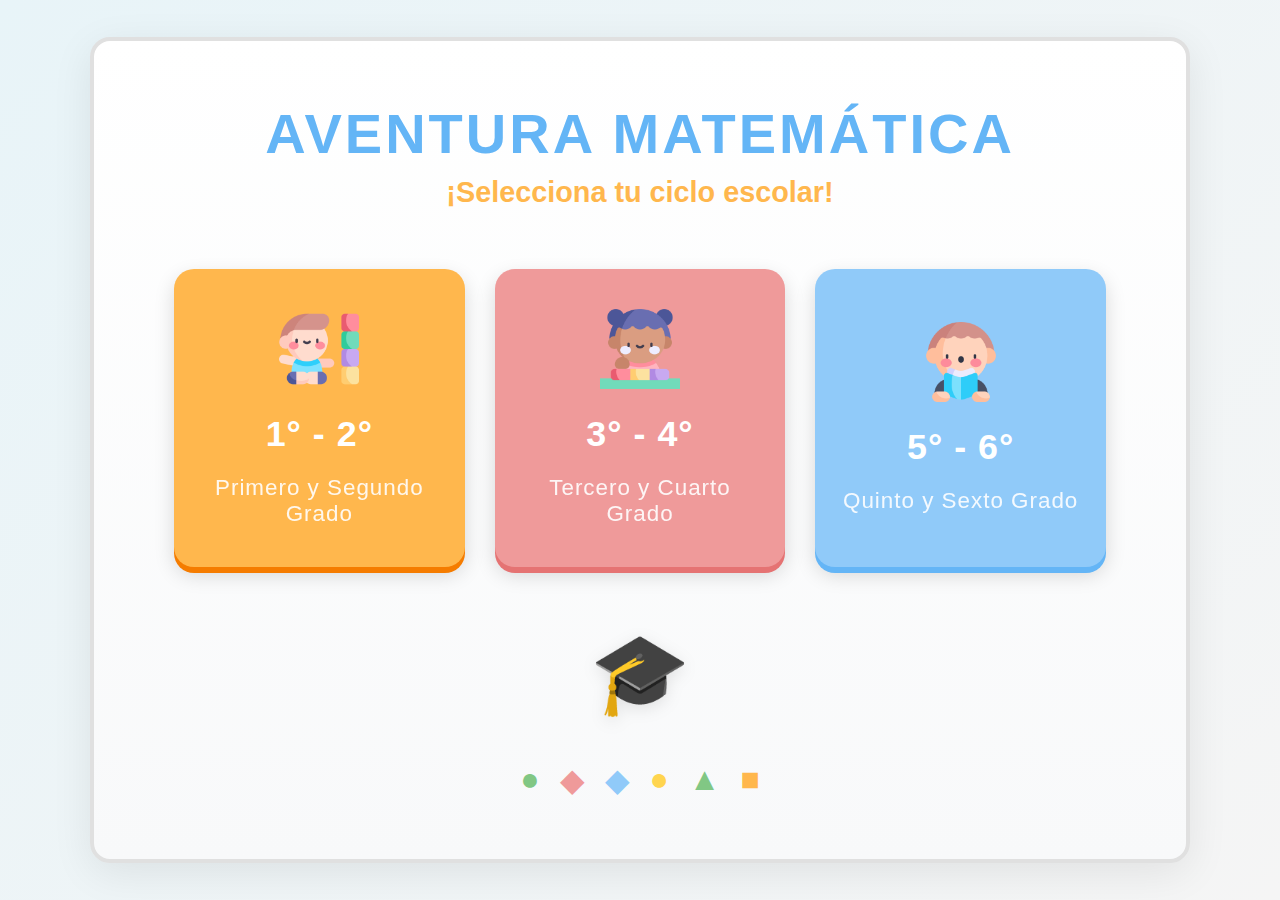
<file: Index.html>
<!DOCTYPE html>
<html lang="es">
<head>
    <meta charset="UTF-8">
    <meta name="viewport" content="width=device-width, initial-scale=1.0">
    <!-- Content Security Policy recomendada para apps Cordova/Monaca -->
    <meta http-equiv="Content-Security-Policy" content="default-src 'self' data: blob: gap: https://ssl.gstatic.com 'unsafe-eval' 'unsafe-inline'">
    <title>Aventura Matemática</title>
    <link href="https://fonts.googleapis.com/css2?family=Fredoka:wght@300..700&display=swap" rel="stylesheet">
    <style>
        * {
            margin: 0;
            padding: 0;
            box-sizing: border-box;
            font-family: 'Fredoka', sans-serif;
        }

        body {
            background: linear-gradient(135deg, #E8F4F8 0%, #F5F5F5 100%);
            min-height: 100vh;
            display: flex;
            justify-content: center;
            align-items: center;
            padding: 20px;
        }

        
        .view {
            display: none;
            width: 100%;
            max-width: 1100px;
        }

        .view.active {
            display: block;
        }

        
        #gameView {
            max-width: none;
            width: 100%;
            height: 100vh;
            position: fixed;
            top: 0;
            left: 0;
            z-index: 1000;
            padding: 0;
        }

        .game-container {
            width: 100%;
            height: 100vh;
            background: white;
            border-radius: 0;
            box-shadow: none;
            position: relative;
            display: flex;
            flex-direction: column;
        }

        .back-button {
            background: #80CBC4;
            border: none;
            border-radius: 50px;
            padding: 15px 30px;
            font-size: 1.2em;
            font-weight: 700;
            color: white;
            cursor: pointer;
            box-shadow: 0 6px 0 #5FA8A3, 0 8px 20px rgba(0,0,0,0.15);
            margin: 20px;
            transition: all 0.2s ease;
            position: absolute;
            top: 0;
            left: 0;
            z-index: 10;
        }

        .back-button:hover {
            transform: translateY(-2px);
            box-shadow: 0 8px 0 #5FA8A3, 0 12px 25px rgba(0,0,0,0.2);
        }

        .back-button:active {
            transform: translateY(2px);
            box-shadow: 0 3px 0 #5FA8A3, 0 5px 15px rgba(0,0,0,0.15);
        }

        .game-frame {
            width: 100%;
            height: 100%;
            border: none;
            border-radius: 0;
            flex: 1;
        }

        
        .cycle-container {
            background: linear-gradient(180deg, #FFFFFF 0%, #F8F9FA 100%);
            border: 4px solid #E0E0E0;
            border-radius: 20px;
            padding: 60px 80px;
            box-shadow: 0 10px 40px rgba(0,0,0,0.08);
            position: relative;
            text-align: center;
        }

        .cycle-title {
            color: #64B5F6;
            font-size: 3.5em;
            text-align: center;
            margin-bottom: 10px;
            font-weight: 900;
            letter-spacing: 3px;
            text-transform: uppercase;
        }

        .cycle-subtitle {
            color: #FFB74D;
            font-size: 1.8em;
            text-align: center;
            margin-bottom: 60px;
            font-weight: 700;
        }

        .cycle-grid {
            display: grid;
            grid-template-columns: repeat(3, 1fr);
            gap: 30px;
            margin-bottom: 60px;
        }

        .cycle-button {
            background: #80CBC4;
            border: none;
            border-radius: 20px;
            padding: 40px 20px;
            font-size: 1.4em;
            font-weight: 800;
            color: white;
            cursor: pointer;
            transition: all 0.2s ease;
            display: flex;
            flex-direction: column;
            align-items: center;
            justify-content: center;
            gap: 15px;
            box-shadow: 0 6px 0 #5FA8A3, 0 8px 20px rgba(0,0,0,0.15);
            letter-spacing: 1px;
            min-height: 200px;
        }

        .cycle-button:hover {
            transform: translateY(-3px);
            box-shadow: 0 8px 0 #5FA8A3, 0 12px 25px rgba(0,0,0,0.2);
        }

        .cycle-button:active {
            transform: translateY(2px);
            box-shadow: 0 3px 0 #5FA8A3, 0 5px 15px rgba(0,0,0,0.15);
        }

        .cycle-button.cycle-1 {
            background: #FFB74D;
            box-shadow: 0 6px 0 #F57C00, 0 8px 20px rgba(0,0,0,0.15);
        }

        .cycle-button.cycle-1:hover {
            box-shadow: 0 8px 0 #F57C00, 0 12px 25px rgba(0,0,0,0.2);
        }

        .cycle-button.cycle-1:active {
            box-shadow: 0 3px 0 #F57C00, 0 5px 15px rgba(0,0,0,0.15);
        }

        .cycle-button.cycle-2 {
            background: #EF9A9A;
            box-shadow: 0 6px 0 #E57373, 0 8px 20px rgba(0,0,0,0.15);
        }

        .cycle-button.cycle-2:hover {
            box-shadow: 0 8px 0 #E57373, 0 12px 25px rgba(0,0,0,0.2);
        }

        .cycle-button.cycle-2:active {
            box-shadow: 0 3px 0 #E57373, 0 5px 15px rgba(0,0,0,0.15);
        }

        .cycle-button.cycle-3 {
            background: #90CAF9;
            box-shadow: 0 6px 0 #64B5F6, 0 8px 20px rgba(0,0,0,0.15);
        }

        .cycle-button.cycle-3:hover {
            box-shadow: 0 8px 0 #64B5F6, 0 12px 25px rgba(0,0,0,0.2);
        }

        .cycle-button.cycle-3:active {
            box-shadow: 0 3px 0 #64B5F6, 0 5px 15px rgba(0,0,0,0.15);
        }

        .cycle-icon {
            width: 80px;
            height: 80px;
            object-fit: contain;
            margin-bottom: 10px;
        }

        .cycle-range {
            font-size: 1.6em;
            font-weight: 900;
            margin-bottom: 5px;
        }

        .cycle-description {
            font-size: 1em;
            font-weight: 500;
            opacity: 0.9;
        }

        .cycle-mascot {
            font-size: 5em;
            display: inline-block;
            filter: drop-shadow(0 4px 8px rgba(0,0,0,0.1));
            margin-bottom: 20px;
        }

        .cycle-shapes {
            display: flex;
            justify-content: center;
            gap: 20px;
            font-size: 2em;
            margin-top: 20px;
        }

        .cycle-shape {
            animation: float 3s ease-in-out infinite;
        }

        .cycle-shape:nth-child(1) { animation-delay: 0s; }
        .cycle-shape:nth-child(2) { animation-delay: 0.5s; }
        .cycle-shape:nth-child(3) { animation-delay: 1s; }
        .cycle-shape:nth-child(4) { animation-delay: 1.5s; }
        .cycle-shape:nth-child(5) { animation-delay: 2s; }
        .cycle-shape:nth-child(6) { animation-delay: 2.5s; }

        @keyframes float {
            0%, 100% { transform: translateY(0px); }
            50% { transform: translateY(-15px); }
        }

        
        .menu-container {
            background: linear-gradient(180deg, #FFFFFF 0%, #F8F9FA 100%);
            border: 4px solid #E0E0E0;
            border-radius: 20px;
            padding: 60px 80px;
            box-shadow: 0 10px 40px rgba(0,0,0,0.08);
            position: relative;
        }

        h1 {
            color: #64B5F6;
            font-size: 4em;
            text-align: center;
            margin-bottom: 5px;
            font-weight: 900;
            letter-spacing: 3px;
            text-transform: uppercase;
        }

        .subtitle {
            color: #FFB74D;
            font-size: 2em;
            text-align: center;
            margin-bottom: 60px;
            font-weight: 700;
        }

        .button-grid {
            display: grid;
            grid-template-columns: repeat(3, 1fr);
            gap: 25px;
            margin-bottom: 60px;
        }

        .menu-button {
            background: #80CBC4;
            border: none;
            border-radius: 60px;
            padding: 35px 20px;
            font-size: 1.4em;
            font-weight: 800;
            color: white;
            cursor: pointer;
            transition: all 0.2s ease;
            display: flex;
            flex-direction: column;
            align-items: center;
            justify-content: center;
            gap: 10px;
            text-transform: uppercase;
            box-shadow: 0 6px 0 #5FA8A3, 0 8px 20px rgba(0,0,0,0.15);
            letter-spacing: 1px;
        }

        .menu-button:hover {
            transform: translateY(-3px);
            box-shadow: 0 8px 0 #5FA8A3, 0 12px 25px rgba(0,0,0,0.2);
        }

        .menu-button:active {
            transform: translateY(2px);
            box-shadow: 0 3px 0 #5FA8A3, 0 5px 15px rgba(0,0,0,0.15);
        }

        .menu-button.desafios {
            background: #FFB74D;
            box-shadow: 0 6px 0 #F57C00, 0 8px 20px rgba(0,0,0,0.15);
        }

        .menu-button.desafios:hover {
            box-shadow: 0 8px 0 #F57C00, 0 12px 25px rgba(0,0,0,0.2);
        }

        .menu-button.desafios:active {
            box-shadow: 0 3px 0 #F57C00, 0 5px 15px rgba(0,0,0,0.15);
        }

        .menu-button.clasificacion {
            background: #EF9A9A;
            box-shadow: 0 6px 0 #E57373, 0 8px 20px rgba(0,0,0,0.15);
        }

        .menu-button.clasificacion:hover {
            box-shadow: 0 8px 0 #E57373, 0 12px 25px rgba(0,0,0,0.2);
        }

        .menu-button.clasificacion:active {
            box-shadow: 0 3px 0 #E57373, 0 5px 15px rgba(0,0,0,0.15);
        }

        
        .menu-button.tutorial {
            background: #BA68C8;
            box-shadow: 0 6px 0 #8E24AA, 0 8px 20px rgba(0,0,0,0.15); 
        }

        .menu-button.tutorial:hover {
            box-shadow: 0 8px 0 #8E24AA, 0 12px 25px rgba(0,0,0,0.2);
        }

        .menu-button.tutorial:active {
            box-shadow: 0 3px 0 #8E24AA, 0 5px 15px rgba(0,0,0,0.15);
        }

        .menu-button.exit {
            background: #80CBC4;
            box-shadow: 0 6px 0 #5FA8A3, 0 8px 20px rgba(0,0,0,0.15);
        }

        .icon {
            width: 60px;
            height: 60px;
            object-fit: contain;
        }

        .mascot-section {
            text-align: center;
            margin-top: 20px;
            position: relative;
        }

        .brain {
            font-size: 5em;
            display: inline-block;
            filter: drop-shadow(0 4px 8px rgba(0,0,0,0.1));
        }

        .decorative-shapes {
            position: absolute;
            bottom: -10px;
            left: 50%;
            transform: translateX(-50%);
            display: flex;
            gap: 20px;
            font-size: 2em;
        }

        .shape {
            animation: float 3s ease-in-out infinite;
        }

        .shape:nth-child(1) { animation-delay: 0s; }
        .shape:nth-child(2) { animation-delay: 0.5s; }
        .shape:nth-child(3) { animation-delay: 1s; }
        .shape:nth-child(4) { animation-delay: 1.5s; }
        .shape:nth-child(5) { animation-delay: 2s; }
        .shape:nth-child(6) { animation-delay: 2.5s; }

        .player-info {
            position: absolute;
            left: 50px;
            bottom: 50px;
            display: flex;
            align-items: center;
            gap: 12px;
            font-size: 1.6em;
            color: #FFB74D;
            font-weight: 800;
        }

        .player-icon {
            background: #64B5F6;
            color: white;
            width: 55px;
            height: 55px;
            border-radius: 50%;
            display: flex;
            align-items: center;
            justify-content: center;
            font-size: 1.2em;
            box-shadow: 0 4px 12px rgba(100, 181, 246, 0.3);
        }

       
        .stage-list {
            display: flex;
            flex-direction: column;
            gap: 20px;
            margin-bottom: 40px;
        }

        .stage-button {
            background: #80CBC4;
            border: none;
            border-radius: 60px;
            padding: 22px 40px;
            font-size: 1.25em;
            font-weight: 800;
            color: white;
            cursor: pointer;
            transition: all 0.2s ease;
            display: flex;
            align-items: center;
            gap: 25px;
            box-shadow: 0 6px 0 #5FA8A3, 0 8px 20px rgba(0,0,0,0.12);
            text-align: left;
            letter-spacing: 0.5px;
        }

        .stage-button:hover {
            transform: translateY(-2px);
            box-shadow: 0 8px 0 #5FA8A3, 0 12px 25px rgba(0,0,0,0.18);
        }

        .stage-button:active {
            transform: translateY(2px);
            box-shadow: 0 3px 0 #5FA8A3, 0 5px 15px rgba(0,0,0,0.12);
        }

        .stage-button:nth-child(2) {
            background: #EF9A9A;
            box-shadow: 0 6px 0 #E57373, 0 8px 20px rgba(0,0,0,0.12);
        }

        .stage-button:nth-child(2):hover {
            box-shadow: 0 8px 0 #E57373, 0 12px 25px rgba(0,0,0,0.18);
        }

        .stage-button:nth-child(2):active {
            box-shadow: 0 3px 0 #E57373, 0 5px 15px rgba(0,0,0,0.12);
        }

        .stage-button:nth-child(3) {
            background: #90CAF9;
            box-shadow: 0 6px 0 #64B5F6, 0 8px 20px rgba(0,0,0,0.12);
        }

        .stage-button:nth-child(3):hover {
            box-shadow: 0 8px 0 #64B5F6, 0 12px 25px rgba(0,0,0,0.18);
        }

        .stage-button:nth-child(3):active {
            box-shadow: 0 3px 0 #64B5F6, 0 5px 15px rgba(0,0,0,0.12);
        }

        
        .stage-button:nth-child(4) {
            background: #BA68C8; 
            box-shadow: 0 6px 0 #8E24AA, 0 8px 20px rgba(0,0,0,0.12);
        }

        .stage-button:nth-child(4):hover {
            box-shadow: 0 8px 0 #8E24AA, 0 12px 25px rgba(0,0,0,0.18);
        }

        .stage-button:nth-child(4):active {
            box-shadow: 0 3px 0 #8E24AA, 0 5px 15px rgba(0,0,0,0.12);
        }

        .stage-number {
            background: white;
            color: #5FA8A3;
            width: 55px;
            height: 55px;
            border-radius: 50%;
            display: flex;
            align-items: center;
            justify-content: center;
            font-size: 1.8em;
            flex-shrink: 0;
            font-weight: 900;
            box-shadow: 0 3px 8px rgba(0,0,0,0.15);
        }

        .stage-button:nth-child(2) .stage-number {
            color: #E57373;
        }

        .stage-button:nth-child(3) .stage-number {
            color: #64B5F6;
        }

        
        .stage-button:nth-child(4) .stage-number {
            color: #8E24AA; 
        }

        .stage-text {
            flex: 1;
        }

        .stage-icon {
            font-size: 1.8em;
            filter: drop-shadow(0 2px 4px rgba(0,0,0,0.2));
        }

        .home-button {
            background: #80CBC4;
            border: none;
            border-radius: 50%;
            width: 75px;
            height: 75px;
            font-size: 2.2em;
            color: white;
            cursor: pointer;
            box-shadow: 0 6px 0 #5FA8A3, 0 8px 20px rgba(0,0,0,0.15);
            position: absolute;
            right: 60px;
            bottom: 60px;
            transition: all 0.2s ease;
            display: flex;
            align-items: center;
            justify-content: center;
        }

        .home-button:hover {
            transform: translateY(-2px);
            box-shadow: 0 8px 0 #5FA8A3, 0 12px 25px rgba(0,0,0,0.2);
        }

        .home-button:active {
            transform: translateY(2px);
            box-shadow: 0 3px 0 #5FA8A3, 0 5px 15px rgba(0,0,0,0.15);
        }

        
        .tutorial-content {
            background: white;
            border-radius: 15px;
            padding: 40px;
            margin-bottom: 30px;
            box-shadow: 0 4px 15px rgba(0,0,0,0.1);
        }

        .tutorial-section {
            margin-bottom: 30px;
        }

        .tutorial-section h3 {
            color: #64B5F6;
            font-size: 1.8em;
            margin-bottom: 15px;
            border-bottom: 3px solid #FFB74D;
            padding-bottom: 8px;
        }

        .tutorial-section p {
            font-size: 1.2em;
            line-height: 1.6;
            color: #555;
            margin-bottom: 10px;
        }

        .tutorial-example {
            background: #F8F9FA;
            border-left: 4px solid #80CBC4;
            padding: 15px;
            margin: 15px 0;
            border-radius: 0 8px 8px 0;
        }

        
        .ranking-container {
            background: white;
            border-radius: 15px;
            padding: 30px;
            margin-bottom: 30px;
            box-shadow: 0 4px 15px rgba(0,0,0,0.1);
        }

        .ranking-item {
            display: flex;
            align-items: center;
            padding: 15px;
            margin-bottom: 15px;
            background: #F8F9FA;
            border-radius: 10px;
            transition: all 0.3s ease;
        }

        .ranking-item:hover {
            transform: translateX(5px);
            background: #E8F4F8;
        }

        .ranking-position {
            background: #64B5F6;
            color: white;
            width: 40px;
            height: 40px;
            border-radius: 50%;
            display: flex;
            align-items: center;
            justify-content: center;
            font-weight: bold;
            margin-right: 15px;
        }

        .ranking-game {
            flex: 1;
            font-size: 1.2em;
            font-weight: 600;
            color: #333;
        }

        .ranking-stats {
            color: #666;
            font-size: 1em;
        }

        .best-game {
            background: #FFF59D;
            border: 2px solid #FBC02D;
        }

        @media (max-width: 768px) {
            .cycle-grid {
                grid-template-columns: 1fr;
            }
            
            .cycle-title {
                font-size: 2.5em;
            }
            
            .cycle-subtitle {
                font-size: 1.3em;
            }

            .cycle-container {
                padding: 40px;
            }

            .button-grid {
                grid-template-columns: 1fr;
            }
            
            h1 {
                font-size: 2.5em;
            }
            
            .subtitle {
                font-size: 1.3em;
            }

            .menu-container {
                padding: 40px;
            }

            .home-button {
                right: 30px;
                bottom: 30px;
                width: 60px;
                height: 60px;
                font-size: 1.8em;
            }

            .player-info {
                left: 30px;
                bottom: 30px;
                font-size: 1.3em;
            }

            .tutorial-content {
                padding: 20px;
            }

            .ranking-container {
                padding: 20px;
            }
        }

        /* Ajustes adicionales para pantallas más pequeñas (móviles) */
        @media (max-width: 480px) {
            body { padding: 10px; }

            .cycle-container, .menu-container {
                padding: 20px;
                border-radius: 12px;
            }

            .cycle-title, h1 { font-size: 1.8em; }
            .cycle-subtitle, .subtitle { font-size: 1.0em; }

            .cycle-grid, .button-grid { grid-template-columns: 1fr; gap: 12px; }

            .cycle-button, .menu-button, .stage-button {
                padding: 18px 14px;
                font-size: 1.05em;
                border-radius: 16px;
                min-height: auto;
            }

            .cycle-icon, .icon { width: 48px; height: 48px; }

            .cycle-mascot, .brain { font-size: 3em; }

            .player-info { left: 16px; bottom: 16px; font-size: 1.0em; }

            .home-button { right: 16px; bottom: 16px; width: 50px; height: 50px; font-size: 1.4em; }

            .back-button { top: 10px; left: 10px; padding: 10px 14px; }

            /* Permitir scroll en la vista de juego en móviles en lugar de fijar 100vh */
            #gameView {
                position: relative;
                height: auto;
            }

            .game-container {
                height: auto;
                border-radius: 12px;
                box-shadow: 0 6px 20px rgba(0,0,0,0.08);
                padding-bottom: 80px;
            }

            .game-frame {
                height: 60vh;
                min-height: 300px;
                border-radius: 8px;
            }

            /* Reducir márgenes globales que pueden causar horizontal scroll */
            .cycle-shapes, .decorative-shapes { gap: 10px; font-size: 1.4em; }
        }
    </style>
</head>
<body>
    <div id="cycleSelect" class="view active">
        <div class="cycle-container">
            <h1 class="cycle-title">AVENTURA MATEMÁTICA</h1>
            <p class="cycle-subtitle">¡Selecciona tu ciclo escolar!</p>
            
            <div class="cycle-grid">
                <button class="cycle-button cycle-1" onclick="selectCycle('Nivel 1')">
                    <img src="Imagenes/bloques.png" alt="Bloques" class="cycle-icon">
                    <span class="cycle-range">1° - 2°</span>
                    <span class="cycle-description">Primero y Segundo Grado</span>
                </button>
                
                <button class="cycle-button cycle-2" onclick="selectCycle('Nivel 2')">
                    <img src="Imagenes/repetitivo.png" alt="Repetitivo" class="cycle-icon">
                    <span class="cycle-range">3° - 4°</span>
                    <span class="cycle-description">Tercero y Cuarto Grado</span>
                </button>
                
                <button class="cycle-button cycle-3" onclick="selectCycle('Nivel 3')">
                    <img src="Imagenes/nino.png" alt="Niño" class="cycle-icon">
                    <span class="cycle-range">5° - 6°</span>
                    <span class="cycle-description">Quinto y Sexto Grado</span>
                </button>
            </div>
            
            <div class="cycle-mascot">🎓</div>
            <div class="cycle-shapes">
                <span class="cycle-shape" style="color: #81C784;">●</span>
                <span class="cycle-shape" style="color: #EF9A9A;">◆</span>
                <span class="cycle-shape" style="color: #90CAF9;">◆</span>
                <span class="cycle-shape" style="color: #FFD54F;">●</span>
                <span class="cycle-shape" style="color: #81C784;">▲</span>
                <span class="cycle-shape" style="color: #FFB74D;">■</span>
            </div>
        </div>
    </div>

    <div id="mainMenu" class="view">
        <div class="menu-container">
            <h1>AVENTURA MATEMÁTICA</h1>
            <p class="subtitle">¡Desbloquea Tu Potencial!</p>
            
            <div class="button-grid">
                <button class="menu-button" onclick="showView('stageSelect')">
                    <img src="Imagenes/tocar.png" alt="Jugar" class="icon">
                    <span>JUGAR</span>
                </button>
                
                <button class="menu-button desafios" onclick="startRandomChallenge()">
                    <img src="Imagenes/estrella.png" alt="Desafíos" class="icon">
                    <span>DESAFÍOS</span>
                </button>
                
                <button class="menu-button clasificacion" onclick="showView('rankingView')">
                    <img src="Imagenes/trofeo.png" alt="Clasificación" class="icon">
                    <span>CLASIFICACIÓN</span>
                </button>
                
                <button class="menu-button tutorial" onclick="showView('tutorialView')">
                    <img src="Imagenes/pregunta.png" alt="Tutorial" class="icon">
                    <span>TUTORIAL</span>
                </button>
                
                <button class="menu-button exit" onclick="showView('cycleSelect')">
                    <img src="Imagenes/hogar.png" alt="Salir" class="icon">
                    <span>SALIR</span>
                </button>
            </div>
            
            <div class="mascot-section">
                <div class="brain">🧠</div>
                <div class="decorative-shapes">
                    <span class="shape" style="color: #81C784;">●</span>
                    <span class="shape" style="color: #EF9A9A;">◆</span>
                    <span class="shape" style="color: #90CAF9;">◆</span>
                    <span class="shape" style="color: #FFD54F;">●</span>
                    <span class="shape" style="color: #81C784;">▲</span>
                    <span class="shape" style="color: #FFB74D;">■</span>
                </div>
            </div>
            
            <div class="player-info">
                <div class="player-icon">👤</div>
                <span>JUGADOR123</span>
            </div>
        </div>
    </div>

    <div id="stageSelect" class="view">
        <div class="menu-container" style="padding-bottom: 100px;">
            <h1>SELECCIÓN DE ETAPA</h1>
            <p class="subtitle">¡Elige Tu Desafío!</p>
            
            <div class="stage-list">
                <button class="stage-button" onclick="loadGame(1)">
                    <span class="stage-number">1</span>
                    <span class="stage-text" id="stage1-text">ETAPA 1: OPERACIONES</span>
                    <span class="stage-icon">➕</span>
                </button>
                
                <button class="stage-button" onclick="loadGame(2)">
                    <span class="stage-number">2</span>
                    <span class="stage-text" id="stage2-text">ETAPA 2: MEDIDAS</span>
                    <span class="stage-icon">📏</span>
                </button>
                
                <button class="stage-button" onclick="loadGame(3)">
                    <span class="stage-number">3</span>
                    <span class="stage-text" id="stage3-text">ETAPA 3: GEOMETRÍA</span>
                    <span class="stage-icon">📐</span>
                </button>
                
                <button class="stage-button" onclick="loadGame(4)">
                    <span class="stage-number">4</span>
                    <span class="stage-text" id="stage4-text">ETAPA 4: PROBABILIDAD Y ESTADÍSTICA</span>
                    <span class="stage-icon">📊</span>
                </button>
            </div>
            
            <div class="mascot-section">
                <div class="brain">🧠</div>
                <div class="decorative-shapes">
                    <span class="shape" style="color: #81C784;">●</span>
                    <span class="shape" style="color: #EF9A9A;">◆</span>
                    <span class="shape" style="color: #90CAF9;">◆</span>
                    <span class="shape" style="color: #FFD54F;">●</span>
                    <span class="shape" style="color: #FFB74D;">▲</span>
                    <span class="shape" style="color: #EF9A9A;">■</span>
                </div>
            </div>
            
            <button class="home-button" onclick="showView('mainMenu')">🏠</button>
            
            <div class="player-info">
                <div class="player-icon">👤</div>
                <span>JUGADOR123</span>
            </div>
        </div>
    </div>

    <div id="tutorialView" class="view">
        <div class="menu-container">
            <h1>TUTORIAL</h1>
            <p class="subtitle">¡Aprende a Jugar!</p>
            
            <div class="tutorial-content">
                <div class="tutorial-section">
                    <h3>🎯 Cómo Jugar</h3>
                    <p>En Aventura Matemática, cada nivel tiene 4 etapas con diferentes tipos de juegos matemáticos.</p>
                    <p>Selecciona tu grado escolar y elige la etapa que quieres jugar.</p>
                </div>
                
                <div class="tutorial-section">
                    <h3>📊 Nivel 1 (1°-2° Grado)</h3>
                    <p><strong>Etapa 1 - Operaciones:</strong> Resuelve operaciones básicas arrastrando números.</p>
                    <p><strong>Etapa 2 - Medidas:</strong> Coloca figuras geométricas en el lugar correcto.</p>
                    <p><strong>Etapa 3 - Geometría:</strong> Resuelve problemas de capacidad y volumen.</p>
                    <p><strong>Etapa 4 - Probabilidad y Estadística:</strong> Interpreta gráficos con dibujos y responde preguntas.</p>
                </div>
                
                <div class="tutorial-section">
                    <h3>🔢 Nivel 2 (3°-4° Grado)</h3>
                    <p><strong>Etapa 1 - Operaciones:</strong> Practica las tablas de multiplicar.</p>
                    <p><strong>Etapa 2 - Medidas:</strong> Organiza elementos siguiendo patrones matemáticos.</p>
                    <p><strong>Etapa 3 - Geometría:</strong> Aprende a leer la hora y resolver problemas de tiempo.</p>
                    <p><strong>Etapa 4 - Probabilidad y Estadística:</strong> Analiza datos en diferentes tipos de gráficos.</p>
                </div>
                
                <div class="tutorial-section">
                    <h3>🧮 Nivel 3 (5°-6° Grado)</h3>
                    <p><strong>Etapa 1 - Operaciones:</strong> Trabaja con fracciones equivalentes y operaciones.</p>
                    <p><strong>Etapa 2 - Medidas:</strong> Calcula perímetros y áreas.</p>
                    <p><strong>Etapa 3 - Geometría:</strong> Resuelve problemas con dinero y porcentajes.</p>
                    <p><strong>Etapa 4 - Probabilidad y Estadística:</strong> Desafíos matemáticos con múltiples operaciones.</p>
                </div>
                
                <div class="tutorial-section">
                    <h3>⭐ Desafíos Aleatorios</h3>
                    <p>El botón "Desafíos" te llevará a un juego aleatorio de tu nivel seleccionado.</p>
                    <p>¡Perfecto para practicar diferentes habilidades matemáticas!</p>
                </div>
                
                <div class="tutorial-section">
                    <h3>🏆 Clasificación</h3>
                    <p>Revisa tu progreso y descubre en qué juegos eres mejor.</p>
                    <p>La aplicación te mostrará los juegos donde tienes menos errores.</p>
                </div>
            </div>
            
            <button class="home-button" onclick="showView('mainMenu')">🏠</button>
            
            <div class="player-info">
                <div class="player-icon">👤</div>
                <span>JUGADOR123</span>
            </div>
        </div>
    </div>

    <div id="rankingView" class="view">
        <div class="menu-container">
            <h1>CLASIFICACIÓN</h1>
            <p class="subtitle">¡Tu Progreso!</p>
            
            <div class="ranking-container">
                <h3 style="color: #64B5F6; text-align: center; margin-bottom: 20px;">Tus Mejores Juegos</h3>
                
                <div class="ranking-item best-game">
                    <div class="ranking-position">1</div>
                    <div class="ranking-game" id="best-game-1">Cargando...</div>
                    <div class="ranking-stats" id="best-stats-1">-</div>
                </div>
                
                <div class="ranking-item">
                    <div class="ranking-position">2</div>
                    <div class="ranking-game" id="best-game-2">Cargando...</div>
                    <div class="ranking-stats" id="best-stats-2">-</div>
                </div>
                
                <div class="ranking-item">
                    <div class="ranking-position">3</div>
                    <div class="ranking-game" id="best-game-3">Cargando...</div>
                    <div class="ranking-stats" id="best-stats-3">-</div>
                </div>
                
                <div class="ranking-item">
                    <div class="ranking-position">4</div>
                    <div class="ranking-game" id="best-game-4">Cargando...</div>
                    <div class="ranking-stats" id="best-stats-4">-</div>
                </div>
            </div>
            
            <div style="text-align: center; margin-top: 20px;">
                <p style="color: #666; font-size: 1.1em;">
                    
            </div>
            
            <button class="home-button" onclick="showView('mainMenu')">🏠</button>
            
            <div class="player-info">
                <div class="player-icon">👤</div>
                <span>JUGADOR123</span>
            </div>
        </div>
    </div>

    <div id="gameView" class="view">
        <div class="game-container">
            <button class="back-button" onclick="showView('stageSelect')">←</button>
            <iframe id="gameFrame" class="game-frame" src=""></iframe>
        </div>
    </div>

    <script>
        
        let selectedLevel = '';

       
        const levelGames = {
            'Nivel 1': {
                1: { name: 'operaciones', file: 'Etapa 1_sumas y restas.html' },
                2: { name: 'medidas', file: 'Etapa 2_ubicar la forma.html' },
                3: { name: 'geometría', file: 'Etapa 3_vasos de agua.html' },
                4: { name: 'probabilidad y estadística', file: 'Etapa 4_pictograma.html' }
            },
            'Nivel 2': {
                1: { name: 'operaciones', file: 'Etapa 1_multiplicacion.html' },
                2: { name: 'medidas', file: 'Etapa 2_acomodar objetos.html' },
                3: { name: 'geometría', file: 'Etapa 3_relojes.html' },
                4: { name: 'probabilidad y estadística', file: 'Etapa 4_graficas.html' }
            },
            'Nivel 3': {
                1: { name: 'operaciones', file: 'Etapa 1_fracciones.html' },
                2: { name: 'medidas', file: 'Etapa 2_monedas.html'  },
                3: { name: 'geometría', file: 'Etapa 3_operaciones con figuras.html' },
                4: { name: 'probabilidad y estadística', file: 'Etapa 4_calcular.html' }
            }
        };

        
        const gameStats = {
            'Nivel 1': {
                1: { errors: 2, plays: 5 },
                2: { errors: 5, plays: 8 },
                3: { errors: 1, plays: 3 },
                4: { errors: 7, plays: 10 }
            },
            'Nivel 2': {
                1: { errors: 3, plays: 6 },
                2: { errors: 4, plays: 7 },
                3: { errors: 2, plays: 4 },
                4: { errors: 6, plays: 9 }
            },
            'Nivel 3': {
                1: { errors: 1, plays: 4 },
                2: { errors: 8, plays: 12 },
                3: { errors: 3, plays: 5 },
                4: { errors: 5, plays: 8 }
            }
        };

        
        function selectCycle(level) {
            selectedLevel = level;
            showView('mainMenu');
        }

        
        function showView(viewId) {
            document.querySelectorAll('.view').forEach(view => {
                view.classList.remove('active');
            });
            document.getElementById(viewId).classList.add('active');
            
            
            if (viewId === 'stageSelect') {
                updateStageNames();
            }
            
            
            if (viewId === 'rankingView') {
                updateRanking();
            }
            
           
            if (viewId !== 'gameView') {
                document.getElementById('gameFrame').src = '';
            }
        }

        
        function updateStageNames() {
            
            const stageNames = {
                1: "OPERACIONES",
                2: "MEDIDAS",
                3: "GEOMETRÍA",
                4: "PROBABILIDAD Y ESTADÍSTICA"
            };
            
            for (let i = 1; i <= 4; i++) {
                const stageElement = document.getElementById(`stage${i}-text`);
                if (stageElement) {
                    stageElement.textContent = `ETAPA ${i}: ${stageNames[i]}`;
                }
            }
        }

        
        function loadGame(stageNumber) {
            if (selectedLevel && levelGames[selectedLevel] && levelGames[selectedLevel][stageNumber]) {
                const game = levelGames[selectedLevel][stageNumber];
                // Codificar la ruta para evitar problemas con espacios/acentos al cargar en WebView
                const gamePath = encodeURI(`${selectedLevel}/${game.file}`);
                
                console.log(`Cargando juego: ${gamePath}`);
                // Si estamos dentro de una app (Monaca/Cordova) navegamos fuera del iframe
                // para evitar restricciones de WebView/iframe. En navegador normal usamos el iframe.
                if (window.cordova || window.Monaca || navigator.userAgent.includes('Monaca')) {
                    // Navegar a la página de la etapa (carga completa)
                    window.location.href = gamePath;
                } else {
                    document.getElementById('gameFrame').src = gamePath;
                    showView('gameView');
                }
            } else {
                alert('Juego no disponible');
            }
        }

        
        function startRandomChallenge() {
            if (!selectedLevel) {
                alert('Por favor selecciona un nivel primero');
                showView('cycleSelect');
                return;
            }
            
            const stages = levelGames[selectedLevel];
            const stageNumbers = Object.keys(stages);
            const randomStage = stageNumbers[Math.floor(Math.random() * stageNumbers.length)];
            
            alert(`¡Desafío Aleatorio! Vas a jugar: ${stages[randomStage].name}`);
            loadGame(parseInt(randomStage));
        }

        
        function updateRanking() {
            if (!selectedLevel) return;
            
            const stats = gameStats[selectedLevel];
            const games = levelGames[selectedLevel];
            
           
            const rankedGames = [];
            for (let i = 1; i <= 4; i++) {
                if (stats[i] && games[i]) {
                    rankedGames.push({
                        stage: i,
                        name: games[i].name,
                        errors: stats[i].errors,
                        plays: stats[i].plays,
                        errorRate: stats[i].errors / stats[i].plays
                    });
                }
            }
            
           
            rankedGames.sort((a, b) => a.errorRate - b.errorRate);
            
            
            for (let i = 0; i < 4; i++) {
                if (rankedGames[i]) {
                    const game = rankedGames[i];
                    document.getElementById(`best-game-${i+1}`).textContent = `Etapa ${game.stage}: ${game.name}`;
                    document.getElementById(`best-stats-${i+1}`).textContent = 
                        `${game.errors} errores en ${game.plays} juegos`;
                }
            }
        }

       
        document.addEventListener('keydown', function(event) {
            if (event.key === 'Escape') {
                if (document.getElementById('gameView').classList.contains('active')) {
                    showView('stageSelect');
                } else if (document.getElementById('stageSelect').classList.contains('active') || 
                          document.getElementById('tutorialView').classList.contains('active') ||
                          document.getElementById('rankingView').classList.contains('active')) {
                    showView('mainMenu');
                } else if (document.getElementById('mainMenu').classList.contains('active')) {
                    showView('cycleSelect');
                }
            }
        });
    </script>
</body>
</html>
</file>
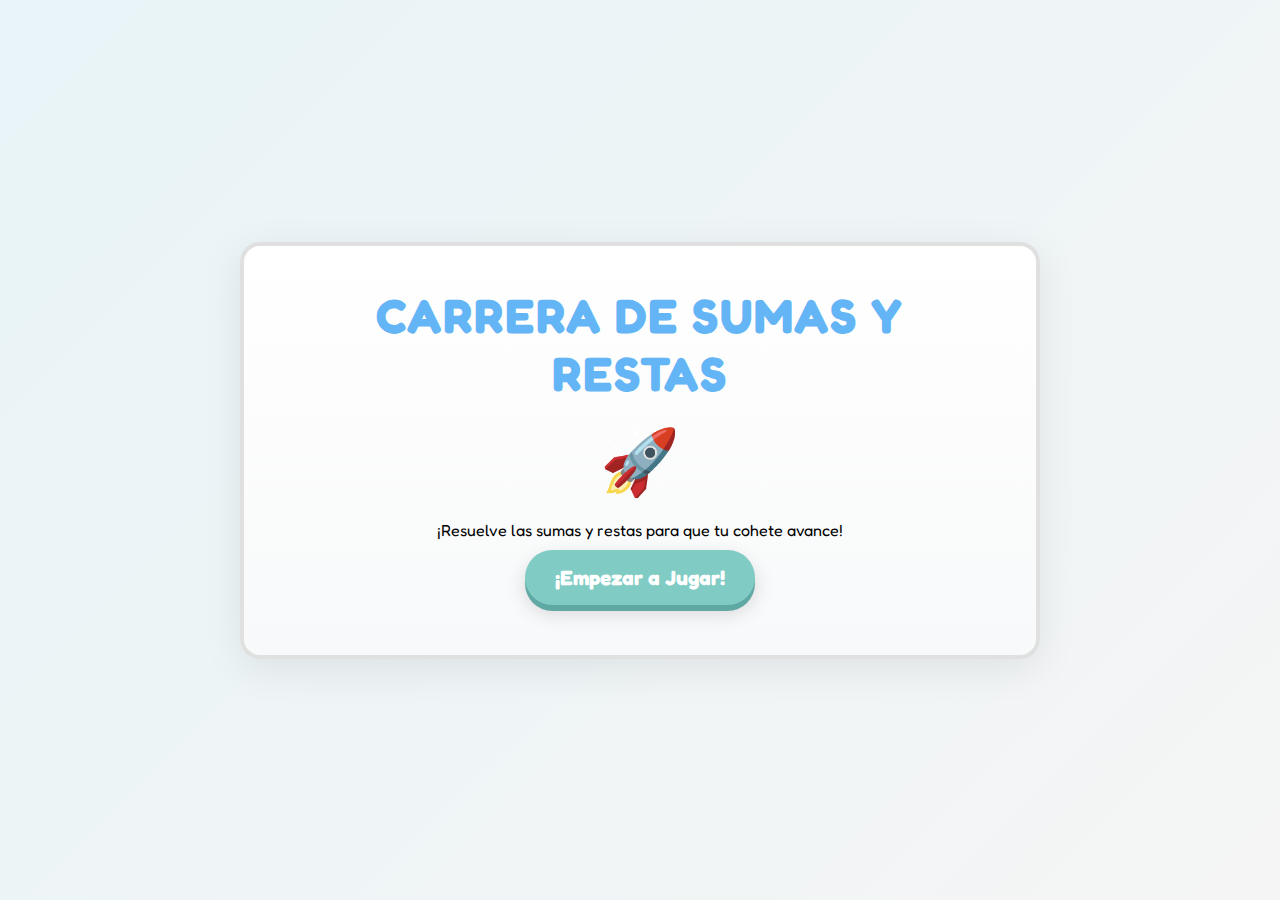
<file: Nivel 1/Etapa 1_sumas y restas.html>
<!DOCTYPE html>
<html lang="es">
<head>
    <meta charset="UTF-8">
    <meta name="viewport" content="width=device-width, initial-scale=1.0">
    <title>Carrera de Sumas y Restas</title>
    <link rel="preconnect" href="https://fonts.googleapis.com">
    <link rel="preconnect" href="https://fonts.gstatic.com" crossorigin>
    <link href="https://fonts.googleapis.com/css2?family=Fredoka:wght@300..700&display=swap" rel="stylesheet">
    <style>
        * {
            margin: 0;
            padding: 0;
            box-sizing: border-box;
            font-family: 'Fredoka', sans-serif;
        }

        body {
            background: linear-gradient(135deg, #E8F4F8 0%, #F5F5F5 100%);
            min-height: 100vh;
            display: flex;
            justify-content: center;
            align-items: center;
            padding: 20px;
        }

        #game-container {
            width: 100%;
            max-width: 800px;
            background: linear-gradient(180deg, #FFFFFF 0%, #F8F9FA 100%);
            border: 4px solid #E0E0E0;
            border-radius: 20px;
            padding: 40px;
            box-shadow: 0 10px 40px rgba(0,0,0,0.08);
            text-align: center;
        }

        .screen {
            display: none;
        }

        .screen.active {
            display: block;
            animation: fadeIn 0.5s ease-in-out;
        }

        @keyframes fadeIn {
            from { opacity: 0; transform: scale(0.9); }
            to { opacity: 1; transform: scale(1); }
        }

        h1 {
            color: #64B5F6;
            font-size: 3em;
            margin-bottom: 20px;
            font-weight: 900;
            letter-spacing: 2px;
            text-transform: uppercase;
        }

        h2 {
            font-size: 1.8em;
            margin-bottom: 20px;
            color: #FFB74D;
            font-weight: 700;
        }

        .start-icon, .end-icon {
            margin: 20px 0;
            font-size: 4em;
        }

        .btn {
            font-family: 'Fredoka', sans-serif;
            font-size: 1.3em;
            padding: 15px 30px;
            border: none;
            border-radius: 60px;
            background: #80CBC4;
            color: white;
            cursor: pointer;
            transition: all 0.2s ease;
            font-weight: 700;
            box-shadow: 0 6px 0 #5FA8A3, 0 8px 20px rgba(0,0,0,0.15);
            margin: 10px;
        }

        .btn:hover {
            transform: translateY(-3px);
            box-shadow: 0 8px 0 #5FA8A3, 0 12px 25px rgba(0,0,0,0.2);
        }

        .btn:active {
            transform: translateY(2px);
            box-shadow: 0 3px 0 #5FA8A3, 0 5px 15px rgba(0,0,0,0.15);
        }

        .btn-grid {
            display: grid;
            grid-template-columns: repeat(2, 1fr);
            gap: 15px;
            margin-top: 20px;
        }

        .answer-btn {
            font-size: 1.2em;
            padding: 20px;
            background: #90CAF9;
            box-shadow: 0 6px 0 #64B5F6, 0 8px 20px rgba(0,0,0,0.15);
        }

        .answer-btn:hover {
            background: #90CAF9;
            box-shadow: 0 8px 0 #64B5F6, 0 12px 25px rgba(0,0,0,0.2);
        }

        .answer-btn.correct {
            background: #80CBC4;
            box-shadow: 0 6px 0 #5FA8A3, 0 8px 20px rgba(0,0,0,0.15);
        }

        .answer-btn.wrong {
            background: #EF9A9A;
            box-shadow: 0 6px 0 #E57373, 0 8px 20px rgba(0,0,0,0.15);
        }

        #race-track {
            width: 100%;
            height: 60px;
            background-color: #f0f0f0;
            border: 3px dashed #ccc;
            border-radius: 30px;
            margin: 30px 0;
            position: relative;
            box-sizing: border-box;
        }

        #player {
            font-size: 40px;
            position: absolute;
            left: 0;
            top: 50%;
            transform: translateY(-50%);
            transition: left 0.5s ease-in-out;
        }

        .finish-line {
            font-size: 40px;
            position: absolute;
            right: 10px;
            top: 50%;
            transform: translateY(-50%);
        }

        #game-header {
            display: flex;
            justify-content: space-between;
            font-size: 1.2em;
            font-weight: bold;
            color: #FFB74D;
            margin-bottom: 20px;
        }

        #feedback {
            margin-top: 20px;
            font-size: 1.5em;
            font-weight: bold;
            height: 30px;
        }

        #feedback.correct {
            color: #5FA8A3;
        }

        #feedback.wrong {
            color: #E57373;
        }

        
        #level-up-modal {
            display: none !important; 
        }

        /* Media queries para versión móvil */
        @media (max-width: 768px) {
            body {
                padding: 10px;
            }

            #game-container {
                max-width: 100%;
                padding: 25px;
                border-radius: 15px;
            }

            h1 {
                font-size: 2em;
                margin-bottom: 15px;
            }

            h2 {
                font-size: 1.4em;
                margin-bottom: 15px;
            }

            .start-icon, .end-icon {
                font-size: 3em;
                margin: 15px 0;
            }

            .btn {
                font-size: 1.1em;
                padding: 12px 20px;
                margin: 8px;
            }

            .btn-grid {
                grid-template-columns: 1fr;
                gap: 12px;
                margin-top: 15px;
            }

            .answer-btn {
                font-size: 1.1em;
                padding: 15px;
            }

            #race-track {
                height: 50px;
                margin: 20px 0;
            }

            #player {
                font-size: 30px;
            }

            .finish-line {
                font-size: 30px;
                right: 8px;
            }

            #game-header {
                font-size: 1em;
                margin-bottom: 15px;
            }

            #feedback {
                font-size: 1.2em;
                height: 25px;
            }
        }

        @media (max-width: 480px) {
            body {
                padding: 5px;
            }

            #game-container {
                max-width: 100%;
                padding: 15px;
                border-radius: 12px;
                box-shadow: 0 4px 15px rgba(0,0,0,0.1);
            }

            h1 {
                font-size: 1.5em;
                margin-bottom: 10px;
                letter-spacing: 1px;
            }

            h2 {
                font-size: 1.1em;
                margin-bottom: 12px;
            }

            .start-icon, .end-icon {
                font-size: 2.5em;
                margin: 10px 0;
            }

            p {
                font-size: 0.95em;
                margin-bottom: 15px;
            }

            .btn {
                font-size: 0.95em;
                padding: 10px 16px;
                margin: 6px;
                border-radius: 40px;
            }

            .btn-grid {
                grid-template-columns: 1fr;
                gap: 10px;
                margin-top: 12px;
            }

            .answer-btn {
                font-size: 1em;
                padding: 12px;
            }

            #race-track {
                height: 40px;
                margin: 15px 0;
                border-radius: 20px;
            }

            #player {
                font-size: 25px;
            }

            .finish-line {
                font-size: 25px;
                right: 5px;
            }

            #game-header {
                font-size: 0.9em;
                margin-bottom: 12px;
                gap: 10px;
            }

            #feedback {
                font-size: 1em;
                height: 20px;
                margin-top: 15px;
            }
        }

    </style>
</head>
<body>

    <div id="game-container">
        <div id="start-screen" class="screen active">
            <h1>Carrera de Sumas y Restas</h1>
            <div class="start-icon">🚀</div>
            <p>¡Resuelve las sumas y restas para que tu cohete avance!</p>
            <button id="start-button" class="btn">¡Empezar a Jugar!</button>
        </div>

        <div id="game-screen" class="screen">
            <div id="game-header">
                <div id="level-indicator">Nivel 1</div>
                <div id="question-counter">Pregunta 1/10</div>
            </div>
            
            <div id="race-track">
                <div id="player" class="player-rocket">🚀</div>
                <div class="finish-line">🏁</div>
            </div>

            <div id="quiz-container">
                <h2 id="question-text">Aquí va la pregunta...</h2>
                <div id="answer-buttons" class="btn-grid">
                </div>
            </div>
            
            <div id="feedback" class=""></div>
        </div>

        <div id="end-screen" class="screen">
            <h1>¡Carrera Terminada!</h1> 
            <p id="final-score">Has respondido correctamente X de 10 preguntas.</p>
            <div class="end-icon">🏆</div>
            <button id="restart-button" class="btn">Jugar de Nuevo</button>
        </div>
    </div>
    
    <script>
    document.addEventListener('DOMContentLoaded', () => {
        
        const startButton = document.getElementById('start-button');
        const restartButton = document.getElementById('restart-button');
    
        const startScreen = document.getElementById('start-screen');
        const gameScreen = document.getElementById('game-screen');
        const endScreen = document.getElementById('end-screen');
       

        const questionText = document.getElementById('question-text');
        const answerButtons = document.getElementById('answer-buttons');
        const feedback = document.getElementById('feedback');
        const player = document.getElementById('player');
        const raceTrack = document.getElementById('race-track');
        
        const levelIndicator = document.getElementById('level-indicator');
        const questionCounter = document.getElementById('question-counter');
        const finalScore = document.getElementById('final-score');

       
        const questions = [
            // NIVEL 1
            { level: 1, question: '¿Cuánto es 5 + 3?', answers: [{ text: '8', correct: true }, { text: '7', correct: false }, { text: '2', correct: false }, { text: '9', correct: false }] },
            { level: 1, question: '¿Cuánto es 7 - 2?', answers: [{ text: '9', correct: false }, { text: '5', correct: true }, { text: '4', correct: false }, { text: '6', correct: false }] },
            { level: 1, question: '¿Cuánto es 4 + 4?', answers: [{ text: '0', correct: false }, { text: '8', correct: true }, { text: '16', correct: false }, { text: '6', correct: false }] },
            { level: 1, question: '¿Cuánto es 9 - 6?', answers: [{ text: '3', correct: true }, { text: '15', correct: false }, { text: '4', correct: false }, { text: '2', correct: false }] },
            { level: 1, question: '¿Cuánto es 2 + 5?', answers: [{ text: '3', correct: false }, { text: '6', correct: false }, { text: '7', correct: true }, { text: '10', correct: false }] },
            // NIVEL 2
            { level: 2, question: '¿Cuánto es 12 + 8?', answers: [{ text: '4', correct: false }, { text: '20', correct: true }, { text: '18', correct: false }, { text: '21', correct: false }] },
            { level: 2, question: '¿Cuánto es 15 - 7?', answers: [{ text: '22', correct: false }, { text: '8', correct: true }, { text: '7', correct: false }, { text: '9', correct: false }] },
            { level: 2, question: '¿Cuánto es 10 + 13?', answers: [{ text: '3', correct: false }, { text: '23', correct: true }, { text: '20', correct: false }, { text: '113', correct: false }] },
            { level: 2, question: '¿Cuánto es 20 - 5?', answers: [{ text: '10', correct: false }, { text: '15', correct: true }, { text: '25', correct: false }, { text: '5', correct: false }] },
            { level: 2, question: '¿Cuánto es 14 + 3?', answers: [{ text: '11', correct: false }, { text: '17', correct: true }, { text: '16', correct: false }, { text: '27', correct: false }] }
        ];
        

        let currentQuestionIndex;
        let score;
        const TOTAL_QUESTIONS = 10; 

        function startGame() {
            currentQuestionIndex = 0;
            score = 0;
            player.style.left = '0%';
            startScreen.classList.remove('active');
            endScreen.classList.remove('active');
            gameScreen.classList.add('active');
            showNextQuestion();
        }
        
        function shuffleArray(array) {
            for (let i = array.length - 1; i > 0; i--) {
                const j = Math.floor(Math.random() * (i + 1));
                [array[i], array[j]] = [array[j], array[i]];
            }
            return array;
        }

        function showNextQuestion() {
            resetState();
            if (currentQuestionIndex < TOTAL_QUESTIONS) {
                const currentQuestion = questions[currentQuestionIndex];
                questionText.innerText = currentQuestion.question;
                
                levelIndicator.innerText = `Nivel ${currentQuestion.level}`; 
                questionCounter.innerText = `Pregunta ${currentQuestionIndex + 1}/${TOTAL_QUESTIONS}`;
                
                const shuffledAnswers = shuffleArray([...currentQuestion.answers]);

                shuffledAnswers.forEach(answer => {
                    const button = document.createElement('button');
                    button.innerText = answer.text;
                    button.classList.add('btn', 'answer-btn');
                    if (answer.correct) {
                        button.dataset.correct = answer.correct;
                    }
                    button.addEventListener('click', selectAnswer);
                    answerButtons.appendChild(button);
                });
            } else {
                endGame();
            }
        }

        function resetState() {
            feedback.innerText = '';
            feedback.className = 'feedback';
            while (answerButtons.firstChild) {
                answerButtons.removeChild(answerButtons.firstChild);
            }
        }

        function selectAnswer(e) {
            const selectedButton = e.target;
            const correct = selectedButton.dataset.correct === 'true';

            Array.from(answerButtons.children).forEach(button => {
                setStatusClass(button, button.dataset.correct);
                button.disabled = true;
            });

            if (correct) {
                score++;
                feedback.innerText = '¡Correcto!';
                feedback.classList.add('correct');
                movePlayer();
            } else {
                feedback.innerText = '¡Inténtalo de nuevo!';
                feedback.classList.add('wrong');
            }

            setTimeout(() => {
                currentQuestionIndex++;
                
                
                showNextQuestion();
                
            }, 1500);
        }

        function movePlayer() {
            const trackWidth = raceTrack.offsetWidth;
            const playerWidth = player.offsetWidth;
            const maxPosition = trackWidth - playerWidth - 20;
            const newPosition = (score / TOTAL_QUESTIONS) * maxPosition;
            player.style.left = `${newPosition}px`;
        }

        function setStatusClass(element, correct) {
            if (correct) {
                element.classList.add('correct');
            } else {
                element.classList.add('wrong');
            }
        }
        
       

        function endGame() {
            gameScreen.classList.remove('active');
            endScreen.classList.add('active');
            finalScore.innerText = `¡Felicidades! Has respondido correctamente ${score} de ${TOTAL_QUESTIONS} preguntas.`;
        }

        startButton.addEventListener('click', startGame);
        restartButton.addEventListener('click', startGame);
       
    });
    </script>
</body>
</html>
</file>
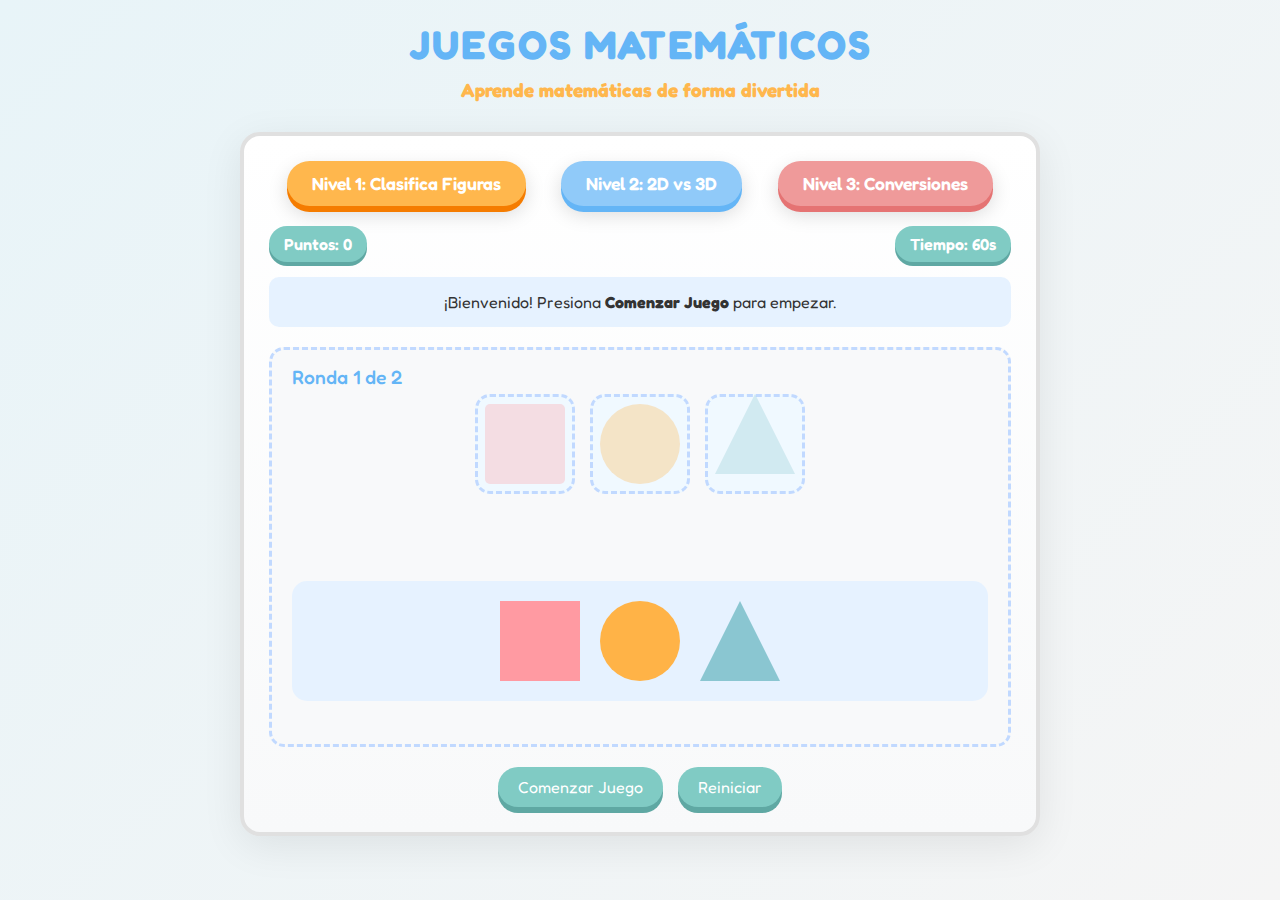
<file: Nivel 1/Etapa 2_ubicar la forma.html>
<!DOCTYPE html>
<html lang="es">
<head>
    <meta charset="UTF-8">
    <meta name="viewport" content="width=device-width, initial-scale=1.0">
    <title>Juego Educativo para Primaria</title>
    <link href="https://fonts.googleapis.com/css2?family=Fredoka:wght@300;400;500;600;700&display=swap" rel="stylesheet">
    <style>
        
        * { margin: 0; padding: 0; box-sizing: border-box; font-family: 'Fredoka', sans-serif; }
        body { background: linear-gradient(135deg, #E8F4F8 0%, #F5F5F5 100%); color: #333; min-height: 100vh; display: flex; flex-direction: column; align-items: center; padding: 20px; }
        header { text-align: center; margin-bottom: 30px; width: 100%; }
        h1 { color: #64B5F6; font-size: 2.5rem; margin-bottom: 10px; font-weight: 900; letter-spacing: 2px; text-transform: uppercase; }
        .subtitle { color: #FFB74D; font-size: 1.2rem; font-weight: 700; }
        .game-container { background: linear-gradient(180deg, #FFFFFF 0%, #F8F9FA 100%); border: 4px solid #E0E0E0; border-radius: 20px; box-shadow: 0 10px 40px rgba(0,0,0,0.08); padding: 25px; width: 90%; max-width: 800px; margin-bottom: 30px; position: relative; }
        .level-selector { display: flex; justify-content: space-around; margin-bottom: 20px; }
        .level-btn { background: #80CBC4; color: white; border: none; border-radius: 50px; padding: 12px 25px; font-size: 1.1rem; font-weight: 600; cursor: pointer; transition: all 0.3s ease; box-shadow: 0 6px 0 #5FA8A3, 0 8px 20px rgba(0,0,0,0.15); }
        .level-btn:hover { transform: translateY(-3px); box-shadow: 0 8px 0 #5FA8A3, 0 12px 25px rgba(0,0,0,0.2); }
        .level-btn.active { background: #FFB74D; box-shadow: 0 6px 0 #F57C00, 0 8px 20px rgba(0,0,0,0.15); }
        .level-btn:nth-child(2) { background: #90CAF9; box-shadow: 0 6px 0 #64B5F6, 0 8px 20px rgba(0,0,0,0.15); }
        .level-btn:nth-child(2).active { background: #FFB74D; box-shadow: 0 6px 0 #F57C00, 0 8px 20px rgba(0,0,0,0.15); }
        .level-btn:nth-child(3) { background: #EF9A9A; box-shadow: 0 6px 0 #E57373, 0 8px 20px rgba(0,0,0,0.15); }
        .level-btn:nth-child(3).active { background: #FFB74D; box-shadow: 0 6px 0 #F57C00, 0 8px 20px rgba(0,0,0,0.15); }
        .game-area { min-height: 400px; border: 3px dashed #c1d9ff; border-radius: 15px; padding: 20px; display: flex; flex-direction: column; align-items: center; justify-content: center; position: relative; overflow: hidden; background-color: #f8f9fa; }
        .instructions { background-color: #e6f2ff; padding: 15px; border-radius: 10px; margin-bottom: 20px; text-align: center; width: 100%; }
        .score-container { display: flex; justify-content: space-between; width: 100%; margin-bottom: 15px; }
        .score, .timer { background: #80CBC4; padding: 8px 15px; border-radius: 20px; font-weight: 600; color: white; box-shadow: 0 4px 0 #5FA8A3; }
        #feedback-message { position: absolute; top: 50%; left: 50%; transform: translate(-50%, -50%); padding: 20px 40px; border-radius: 15px; color: white; font-size: 1.5rem; font-weight: 600; z-index: 100; text-align: center; opacity: 0; visibility: hidden; transition: opacity 0.3s, visibility 0.3s; pointer-events: none;}
        #feedback-message.visible { opacity: 1; visibility: visible; }
        .feedback-success { background: #80CBC4; box-shadow: 0 6px 0 #5FA8A3; }
        .feedback-error { background: #EF9A9A; box-shadow: 0 6px 0 #E57373; }
        
        
        #level1 .game-area { background-color: #f8f9fa; flex-direction: column; justify-content: space-around; }
        #round-display { position: absolute; top: 15px; left: 20px; font-size: 1.2rem; color: #64B5F6; font-weight: 500; }
        .shape-targets { display: flex; justify-content: center; flex-wrap: wrap; gap: 15px; width: 100%; margin-bottom: 40px; }
        .shape-slot { width: 100px; height: 100px; border: 3px dashed #c1d9ff; border-radius: 15px; background-color: #f0f9ff; display: flex; justify-content: center; align-items: center; position: relative; }
        .shape-outline { position: absolute; opacity: 0.3; pointer-events: none; }
        .shape-outline.shape-square-outline { width: 80px; height: 80px; background-color: #ff9aa2; border-radius: 5px; }
        .shape-outline.shape-circle-outline { width: 80px; height: 80px; background-color: #ffb347; border-radius: 50%; }
        .shape-outline.shape-triangle-outline { width: 0; height: 0; border-left: 40px solid transparent; border-right: 40px solid transparent; border-bottom: 80px solid #8ac6d1; transform: translateY(-10px); }
        .shape-outline.shape-rectangle-outline { width: 90px; height: 60px; background-color: #c7ceea; border-radius: 5px; }
        .shape-outline.shape-pentagon-outline { transform: scale(0.9) translateY(-20px); }
        .shape-source { display: flex; flex-wrap: wrap; justify-content: center; align-items: center; gap: 20px; width: 100%; background-color: #e6f2ff; padding: 20px; border-radius: 15px; min-height: 120px; }
        .round-hidden { display: none !important; }
        
     
        .draggable-shape { width: 80px; height: 80px; cursor: grab; transition: transform 0.2s, box-shadow 0.3s; position: relative; z-index: 10;}
        .draggable-shape:active { cursor: grabbing; transform: scale(1.1); }
        .shape-square { background-color: #ff9aa2; }
        .shape-circle { background-color: #ffb347; border-radius: 50%; }
        .shape-triangle { width: 0; height: 0; border-left: 40px solid transparent; border-right: 40px solid transparent; border-bottom: 80px solid #8ac6d1; background-color: transparent; }
        .shape-rectangle { width: 90px; height: 60px; background-color: #c7ceea; }
        .shape-pentagon { position: relative; width: 70px; box-sizing: content-box; border-width: 35px 25px 0; border-style: solid; border-color: #6b8cbc transparent; }
        .shape-pentagon:before { content: ""; position: absolute; height: 0; width: 0; top: 35px; left: -25px; border-width: 0 49px 30px; border-style: solid; border-color: transparent transparent #6b8cbc; }
        
        
        #level2 .game-area { background-color: #f0f9ff; display: flex; flex-direction: column; justify-content: space-between; }
        .level2-targets { display: flex; justify-content: space-around; width: 100%; gap: 15px; }
        .target-container-l2 { width: 48%; min-height: 150px; border: 3px dashed #a2c4e0; border-radius: 15px; padding: 10px; display: flex; flex-wrap: wrap; gap: 10px; align-content: flex-start; }
        .target-container-l2 h2 { width: 100%; text-align: center; font-size: 1.2rem; color: #64B5F6; margin-bottom: 10px; }
        .shape-source-l2 { display: flex; flex-wrap: wrap; justify-content: center; align-items: center; gap: 15px; width: 100%; min-height: 120px; background-color: #e6f2ff; padding: 15px; border-radius: 15px; margin-top: 20px; }
        .shape-sphere { background: radial-gradient(circle at 30% 30%, #ffd166, #ff8c42); border-radius: 50%; }
        .shape-cube { width: 60px; height: 60px; background-color: #8ac6d1; }
        .shape-cube:before { content: ''; position: absolute; top: -20px; left: 10px; width: 60px; height: 20px; background-color: #a2d6e0; transform: skewX(-45deg); }
        .shape-cube:after { content: ''; position: absolute; top: -10px; left: 70px; width: 20px; height: 60px; background-color: #6ba8b5; transform: skewY(-45deg); }
        .shape-pyramid { width: 0; height: 0; border-left: 40px solid transparent; border-right: 40px solid transparent; border-bottom: 70px solid #ff9aa2; }
        .shape-pyramid:after { content: ''; position: absolute; top: 8px; left: -38px; width: 2px; height: 62px; background: rgba(0,0,0,0.2); transform: rotate(15deg); }
        .hint-highlight { box-shadow: 0 0 15px 5px #FFB74D; border-radius: 10px; }

       
        #level3 .game-area { background-color: #f8f9fa; }
        .math-problem { background-color: #e6f2ff; padding: 20px; border-radius: 15px; margin-bottom: 20px; text-align: center; width: 100%; position: relative; }
        #problem-display { position: absolute; top: 15px; left: 20px; font-size: 1.2rem; color: #64B5F6; font-weight: 500; }
        .math-problem h3 { color: #64B5F6; margin-bottom: 15px; padding-top: 20px; }
        .shape-display { width: 150px; height: 150px; margin: 0 auto 20px; background: #80CBC4; border: 3px solid #5FA8A3; display: flex; justify-content: center; align-items: center; font-size: 1.5rem; font-weight: bold; color: white; border-radius: 10px; }
        .answer-options { display: flex; flex-wrap: wrap; justify-content: center; gap: 15px; margin-top: 20px; }
        .answer-btn { background: #90CAF9; color: white; border: none; border-radius: 60px; padding: 12px 20px; font-size: 1.1rem; cursor: pointer; transition: all 0.3s ease; box-shadow: 0 6px 0 #64B5F6; }
        .answer-btn:hover { background: #90CAF9; transform: translateY(-2px); box-shadow: 0 8px 0 #64B5F6; }
        .answer-btn:disabled { background: #ccc; cursor: not-allowed; box-shadow: none; transform: none; }
        .controls { display: flex; justify-content: center; gap: 15px; margin-top: 20px; }
        .control-btn { background: #80CBC4; color: white; border: none; border-radius: 60px; padding: 10px 20px; font-size: 1rem; cursor: pointer; transition: all 0.3s ease; box-shadow: 0 6px 0 #5FA8A3; }
        .control-btn:hover { background: #80CBC4; box-shadow: 0 8px 0 #5FA8A3; }
        .control-btn:disabled { background: #ddd; box-shadow: none; cursor: not-allowed; }
        .hint-btn { background: #FFB74D; box-shadow: 0 6px 0 #F57C00; }
        .hint-btn:hover { background: #FFB74D; box-shadow: 0 8px 0 #F57C00; }
        .hidden { display: none; }
        @media (max-width: 600px) { .level-selector { flex-direction: column; gap: 10px; } .level-btn { width: 100%; } .game-area { min-height: 300px; } }
    </style>
</head>
<body>
    <header>
        <h1>Juegos Matemáticos</h1>
        <p class="subtitle">Aprende matemáticas de forma divertida</p>
    </header>
    <div class="game-container">
        <div id="feedback-message"></div>

        <div class="level-selector">
            <button class="level-btn active" data-level="1">Nivel 1: Clasifica Figuras</button>
            <button class="level-btn" data-level="2">Nivel 2: 2D vs 3D</button>
            <button class="level-btn" data-level="3">Nivel 3: Conversiones</button>
        </div>
        <div class="score-container">
            <div class="score">Puntos: <span id="score-value">0</span></div>
            <div class="timer">Tiempo: <span id="timer-value">60</span>s</div>
        </div>
        <div class="instructions" id="instructions">
            <p>¡Bienvenido! Presiona <strong>Comenzar Juego</strong> para empezar.</p>
        </div>
        
        <div id="level1" class="game-level">
            <div class="game-area">
                <h3 id="round-display">Ronda <span id="round-number">1</span> de 2</h3>
                <div class="shape-targets">
                    <div class="shape-slot drop-target round-1" data-shape="square"><div class="shape-outline shape-square-outline"></div></div>
                    <div class="shape-slot drop-target round-1" data-shape="circle"><div class="shape-outline shape-circle-outline"></div></div>
                    <div class="shape-slot drop-target round-1" data-shape="triangle"><div class="shape-outline shape-triangle-outline"></div></div>
                    <div class="shape-slot drop-target round-2 round-hidden" data-shape="rectangle"><div class="shape-outline shape-rectangle-outline"></div></div>
                    <div class="shape-slot drop-target round-2 round-hidden" data-shape="pentagon"><div class="shape-outline shape-pentagon shape-pentagon-outline"></div></div>
                </div>
                <div class="shape-source" id="source-level1">
                    <div id="drag-l1-square" class="draggable-shape shape-square round-1" data-shape="square" draggable="true"></div>
                    <div id="drag-l1-circle" class="draggable-shape shape-circle round-1" data-shape="circle" draggable="true"></div>
                    <div id="drag-l1-triangle" class="draggable-shape shape-triangle round-1" data-shape="triangle" draggable="true"></div>
                    <div id="drag-l1-rectangle" class="draggable-shape shape-rectangle round-2 round-hidden" data-shape="rectangle" draggable="true"></div>
                    <div id="drag-l1-pentagon" class="draggable-shape shape-pentagon round-2 round-hidden" data-shape="pentagon" draggable="true"></div>
                </div>
            </div>
            <div class="controls" id="controls-level1">
                <button class="control-btn" id="start-level1">Comenzar Juego</button>
                <button class="control-btn" id="reset-level1">Reiniciar</button>
            </div>
        </div>
        
        <div id="level2" class="game-level hidden">
            <div class="game-area">
                <div class="level2-targets">
                    <div class="target-container-l2 drop-target" data-category="2d"><h2>Figuras Planas (2D)</h2></div>
                    <div class="target-container-l2 drop-target" data-category="3d"><h2>Cuerpos Geométricos (3D)</h2></div>
                </div>
                <div class="shape-source-l2" id="source-level2">
                    <div id="drag-l2-circle" class="draggable-shape shape-circle" data-category="2d" draggable="true"></div>
                    <div id="drag-l2-triangle" class="draggable-shape shape-triangle" data-category="2d" draggable="true"></div>
                    <div id="drag-l2-pentagon" class="draggable-shape shape-pentagon" data-category="2d" draggable="true"></div>
                    <div id="drag-l2-sphere" class="draggable-shape shape-sphere" data-category="3d" draggable="true"></div>
                    <div id="drag-l2-cube" class="draggable-shape shape-cube" data-category="3d" draggable="true"></div>
                    <div id="drag-l2-pyramid" class="draggable-shape shape-pyramid" data-category="3d" draggable="true"></div>
                </div>
            </div>
            <div class="controls">
                <button class="control-btn" id="start-level2">Comenzar Juego</button>
                <button class="control-btn" id="reset-level2">Reiniciar</button>
                <button class="control-btn hint-btn" id="hint-level2">💡 Pista (-10 Pts)</button>
                <button class="control-btn" id="go-to-level3-btn">Ir al Nivel 3</button>
            </div>
        </div>

        <div id="level3" class="game-level hidden">
            <div class="game-area">
                <div class="math-problem">
                    <h3 id="problem-display">Problema <span id="problem-count">1</span></h3>
                    <h3>Problema de Conversión</h3>
                    <p id="problem-text">Presiona comenzar para ver el problema</p>
                </div>
                <div class="answer-options" id="level3-options">
                    <button class="answer-btn">?</button>
                    <button class="answer-btn">?</button>
                    <button class="answer-btn">?</button>
                    <button class="answer-btn">?</button>
                </div>
            </div>
            <div class="controls">
                <button class="control-btn" id="start-level3">Comenzar Juego</button>
                <button class="control-btn hint-btn" id="hint-level3">💡 Pista (-10 Pts)</button>
                <button class="control-btn" id="go-to-level1-btn">Volver al Inicio</button>
            </div>
        </div>
    </div>

    <script>
        // --- VARIABLES GLOBALES ---
        let score = 0;
        let timeLeft = 60;
        let timerInterval;
        let isGameActive = false;
        let currentLevel = 1;
        let level1Round = 1;
        
        // Variables específicas para Nivel 3 (Conversiones)
        let currentCorrectAnswerL3 = ""; 
        let availableProblems = []; // Aquí guardaremos las preguntas mezcladas
        let problemsSolvedInLevel3 = 0;
        const totalProblemsToWinL3 = 5; // Número de preguntas para ganar el nivel
        
        // Elementos DOM
        const scoreElement = document.getElementById('score-value');
        const timerElement = document.getElementById('timer-value');
        const feedbackElement = document.getElementById('feedback-message');
        const instructions = document.getElementById('instructions');
        
        // --- BASE DE DATOS DE PREGUNTAS (NIVEL 3) ---
        const allMathProblems = [
            { q: "1 Metro = ___ Centímetros", options: ["10", "100", "1000", "50"], ans: "100" },
            { q: "1 Kilogramo = ___ Gramos", options: ["100", "500", "1000", "10"], ans: "1000" },
            { q: "Media hora = ___ Minutos", options: ["30", "60", "15", "45"], ans: "30" },
            { q: "1 Litro = ___ Mililitros", options: ["100", "10", "1000", "500"], ans: "1000" },
            { q: "1 Minuto = ___ Segundos", options: ["100", "60", "30", "10"], ans: "60" },
            { q: "1 Kilómetro = ___ Metros", options: ["100", "1000", "500", "10"], ans: "1000" },
            { q: "Un cuarto de hora = ___ Min.", options: ["15", "25", "30", "45"], ans: "15" },
            { q: "1000 Mililitros = ___ Litro(s)", options: ["1", "10", "100", "0.1"], ans: "1" },
            { q: "1 Día = ___ Horas", options: ["12", "20", "24", "48"], ans: "24" },
            { q: "500 Centímetros = ___ Metros", options: ["5", "50", "0.5", "5000"], ans: "5" },
            { q: "Media tonelada = ___ Kg", options: ["100", "500", "1000", "50"], ans: "500" },
            { q: "2 Horas = ___ Minutos", options: ["100", "120", "60", "200"], ans: "120" }
        ];

        // --- NAVEGACIÓN DE NIVELES ---
        const levelBtns = document.querySelectorAll('.level-btn');
        const levels = document.querySelectorAll('.game-level');

        levelBtns.forEach(btn => {
            btn.addEventListener('click', () => {
                resetGame();
                levelBtns.forEach(b => b.classList.remove('active'));
                btn.classList.add('active');
                
                const targetLevel = btn.getAttribute('data-level');
                currentLevel = parseInt(targetLevel);
                
                levels.forEach(l => l.classList.add('hidden'));
                document.getElementById(`level${targetLevel}`).classList.remove('hidden');
                
                updateInstructions();
            });
        });

        function updateInstructions() {
            if(currentLevel === 1) instructions.innerHTML = "<p>Arrastra las figuras a su silueta correcta.</p>";
            if(currentLevel === 2) instructions.innerHTML = "<p>Clasifica: ¿Es plana (2D) o cuerpo (3D)?</p>";
            if(currentLevel === 3) instructions.innerHTML = "<p>Resuelve 5 conversiones sin equivocarte.</p>";
        }

        // --- FUNCIONES DEL JUEGO ---
        function updateScore(points) {
            score += points;
            scoreElement.textContent = score;
        }

        function showFeedback(msg, type) {
            feedbackElement.textContent = msg;
            feedbackElement.className = ''; 
            feedbackElement.classList.add(type === 'success' ? 'feedback-success' : 'feedback-error');
            feedbackElement.classList.add('visible');
            setTimeout(() => { feedbackElement.classList.remove('visible'); }, 1500);
        }

        function startTimer() {
            clearInterval(timerInterval);
            timeLeft = 60;
            timerElement.textContent = timeLeft;
            timerInterval = setInterval(() => {
                if(timeLeft > 0) {
                    timeLeft--;
                    timerElement.textContent = timeLeft;
                } else {
                    endGame("¡Tiempo agotado!");
                }
            }, 1000);
        }

        function stopTimer() { clearInterval(timerInterval); }

        function endGame(msg) {
            stopTimer();
            isGameActive = false;
            showFeedback(msg, 'error');
            document.querySelectorAll('.draggable-shape').forEach(el => el.setAttribute('draggable', 'false'));
            disableLevel3Buttons();
        }

        function resetGame() {
            stopTimer();
            isGameActive = false;
            score = 0;
            scoreElement.textContent = '0';
            timeLeft = 60;
            timerElement.textContent = '60';
            resetLevel1();
            resetLevel2();
            resetLevel3();
        }

        // --- CONTROLADORES DE BOTONES ---
        document.getElementById('start-level1').addEventListener('click', () => startGame(1));
        document.getElementById('reset-level1').addEventListener('click', resetGame);
        document.getElementById('start-level2').addEventListener('click', () => startGame(2));
        document.getElementById('reset-level2').addEventListener('click', resetGame);
        document.getElementById('start-level3').addEventListener('click', () => startGame(3));
        
        // Botones de navegación interna
        document.getElementById('go-to-level1-btn').addEventListener('click', () => levelBtns[0].click());
        document.getElementById('go-to-level3-btn').addEventListener('click', () => levelBtns[2].click());

        function startGame(level) {
            if(isGameActive) return;
            resetGame(); // Limpia estado anterior
            isGameActive = true;
            startTimer();
            showFeedback("¡A jugar!", "success");

            if (level === 1) {
                document.querySelectorAll('#level1 .draggable-shape').forEach(el => {
                    if(!el.classList.contains('round-hidden')) el.setAttribute('draggable', 'true');
                });
            } else if (level === 2) {
                document.querySelectorAll('#level2 .draggable-shape').forEach(el => el.setAttribute('draggable', 'true'));
            } else if (level === 3) {
                // Preparar la "bolsa" de preguntas mezcladas
                availableProblems = [...allMathProblems].sort(() => Math.random() - 0.5);
                problemsSolvedInLevel3 = 0;
                document.getElementById('problem-count').textContent = "1";
                generateMathProblem();
            }
        }

        // --- LÓGICA NIVEL 1 (Siluetas) ---
        function resetLevel1() {
            level1Round = 1;
            document.getElementById('round-number').textContent = "1";
            const source = document.getElementById('source-level1');
            const draggables = document.querySelectorAll('#level1 .draggable-shape');
            
            draggables.forEach(d => {
                source.appendChild(d);
                d.style.opacity = "1";
                d.setAttribute('draggable', 'false');
                if(d.classList.contains('round-1')) d.classList.remove('round-hidden');
                else d.classList.add('round-hidden');
            });
            document.querySelectorAll('.shape-slot').forEach(slot => {
                if(slot.classList.contains('round-1')) slot.classList.remove('round-hidden');
                else slot.classList.add('round-hidden');
            });
        }

        // --- LÓGICA NIVEL 2 (2D vs 3D) ---
        function resetLevel2() {
            const source = document.getElementById('source-level2');
            const draggables = document.querySelectorAll('#level2 .draggable-shape');
            draggables.forEach(d => {
                source.appendChild(d);
                d.setAttribute('draggable', 'false');
                d.style.display = "block";
                d.classList.remove('hint-highlight');
            });
            document.querySelectorAll('.target-container-l2').forEach(t => t.classList.remove('hint-highlight'));
        }

        // --- DRAG & DROP COMÚN ---
        const draggables = document.querySelectorAll('.draggable-shape');
        const dropTargets = document.querySelectorAll('.drop-target');

        draggables.forEach(draggable => {
            draggable.addEventListener('dragstart', (e) => {
                if(!isGameActive) { e.preventDefault(); return; }
                e.dataTransfer.setData('text/plain', e.target.id);
                e.target.style.opacity = '0.5';
            });
            draggable.addEventListener('dragend', (e) => { e.target.style.opacity = '1'; });
        });

        dropTargets.forEach(target => {
            target.addEventListener('dragover', (e) => {
                if(!isGameActive) return;
                e.preventDefault();
                target.style.background = '#e1f5fe';
            });
            target.addEventListener('dragleave', (e) => { target.style.background = ''; });
            target.addEventListener('drop', (e) => {
                e.preventDefault();
                target.style.background = '';
                if(!isGameActive) return;

                const id = e.dataTransfer.getData('text/plain');
                const draggable = document.getElementById(id);
                if(!draggable) return;

                let isCorrect = false;
                if (currentLevel === 1) {
                    if (target.getAttribute('data-shape') === draggable.getAttribute('data-shape')) isCorrect = true;
                } else if (currentLevel === 2) {
                    if (target.getAttribute('data-category') === draggable.getAttribute('data-category')) isCorrect = true;
                }

                if (isCorrect) {
                    target.appendChild(draggable);
                    draggable.setAttribute('draggable', 'false');
                    draggable.style.cursor = 'default';
                    updateScore(20);
                    showFeedback("¡Correcto!", "success");
                    checkLevelCompletion();
                } else {
                    updateScore(-5);
                    showFeedback("Intenta de nuevo", "error");
                }
            });
        });

        function checkLevelCompletion() {
            if(currentLevel === 1) {
                const source = document.getElementById('source-level1');
                if(source.children.length === 2 && level1Round === 1) {
                    setTimeout(() => {
                        level1Round = 2;
                        document.getElementById('round-number').textContent = "2";
                        showFeedback("¡Ronda 2!", "success");
                        document.querySelectorAll('.round-1').forEach(el => el.classList.add('round-hidden'));
                        document.querySelectorAll('.round-2').forEach(el => {
                            el.classList.remove('round-hidden');
                            if(el.classList.contains('draggable-shape')) el.setAttribute('draggable', 'true');
                        });
                    }, 1000);
                } else if (source.children.length === 0) {
                    stopTimer();
                    showFeedback(`¡Nivel 1 Completado!`, "success");
                }
            } else if (currentLevel === 2) {
                const source = document.getElementById('source-level2');
                if(source.children.length === 0) {
                    stopTimer();
                    showFeedback(`¡Nivel 2 Completado!`, "success");
                }
            }
        }

        // --- LÓGICA NIVEL 3 (CONVERSIONES) MEJORADA ---
        
        function resetLevel3() {
             document.getElementById('problem-text').textContent = "Presiona comenzar";
             document.getElementById('problem-count').textContent = "1";
             disableLevel3Buttons();
        }

        function disableLevel3Buttons() {
             const btns = document.querySelectorAll('#level3-options .answer-btn');
             btns.forEach(b => {
                 b.textContent = "?";
                 b.disabled = true;
                 b.onclick = null;
                 b.classList.remove('hint-highlight');
             });
        }

        function generateMathProblem() {
            // Verificar si ganamos o se acabaron las preguntas
            if (problemsSolvedInLevel3 >= totalProblemsToWinL3 || availableProblems.length === 0) {
                stopTimer();
                showFeedback(`¡Nivel 3 Completado! Puntos: ${score}`, "success");
                document.getElementById('problem-text').textContent = "¡Felicidades! Nivel completado.";
                disableLevel3Buttons();
                return;
            }

            // Actualizar contador visual
            document.getElementById('problem-count').textContent = problemsSolvedInLevel3 + 1;

            // Sacar una pregunta de la "bolsa" (no se repetirá porque la sacamos del array)
            const problem = availableProblems.pop();
            
            document.getElementById('problem-text').textContent = problem.q;
            currentCorrectAnswerL3 = problem.ans;
            
            const btnContainer = document.getElementById('level3-options');
            const btns = btnContainer.querySelectorAll('.answer-btn');
            
            // Mezclar las opciones de respuesta
            let opts = [...problem.options].sort(() => Math.random() - 0.5);
            
            btns.forEach((btn, index) => {
                btn.textContent = opts[index];
                btn.disabled = false;
                btn.classList.remove('hint-highlight');
                
                btn.onclick = () => {
                    if(!isGameActive) return;
                    
                    if(btn.textContent === problem.ans) {
                        updateScore(20);
                        showFeedback("¡Correcto! +20", "success");
                        problemsSolvedInLevel3++;
                        // Esperar un poco antes de la siguiente pregunta
                        setTimeout(generateMathProblem, 1000);
                    } else {
                        updateScore(-10);
                        showFeedback("Incorrecto", "error");
                    }
                };
            });
        }

        // --- SISTEMA DE PISTAS (HINTS) ---

        // Pista Nivel 2
        document.getElementById('hint-level2').addEventListener('click', () => {
            if(!isGameActive) { showFeedback("¡Inicia el juego!", "error"); return; }
            
            updateScore(-10);
            showFeedback("Pista (-10 pts)", "success");

            const item = document.querySelector('#source-level2 .draggable-shape');
            if(item) {
                const cat = item.getAttribute('data-category');
                const target = document.querySelector(`.target-container-l2[data-category="${cat}"]`);
                target.classList.add('hint-highlight');
                item.classList.add('hint-highlight');
                setTimeout(() => {
                    target.classList.remove('hint-highlight');
                    item.classList.remove('hint-highlight');
                }, 2000);
            }
        });

        // Pista Nivel 3
        document.getElementById('hint-level3').addEventListener('click', () => {
            if(!isGameActive) { showFeedback("¡Inicia el juego!", "error"); return; }

            updateScore(-10);
            showFeedback("Pista (-10 pts)", "success");

            const btns = document.querySelectorAll('#level3-options .answer-btn');
            btns.forEach(btn => {
                if(btn.textContent === currentCorrectAnswerL3) {
                    btn.classList.add('hint-highlight');
                    setTimeout(() => btn.classList.remove('hint-highlight'), 2000);
                }
            });
        });
    </script>
</body>
</html>
</file>
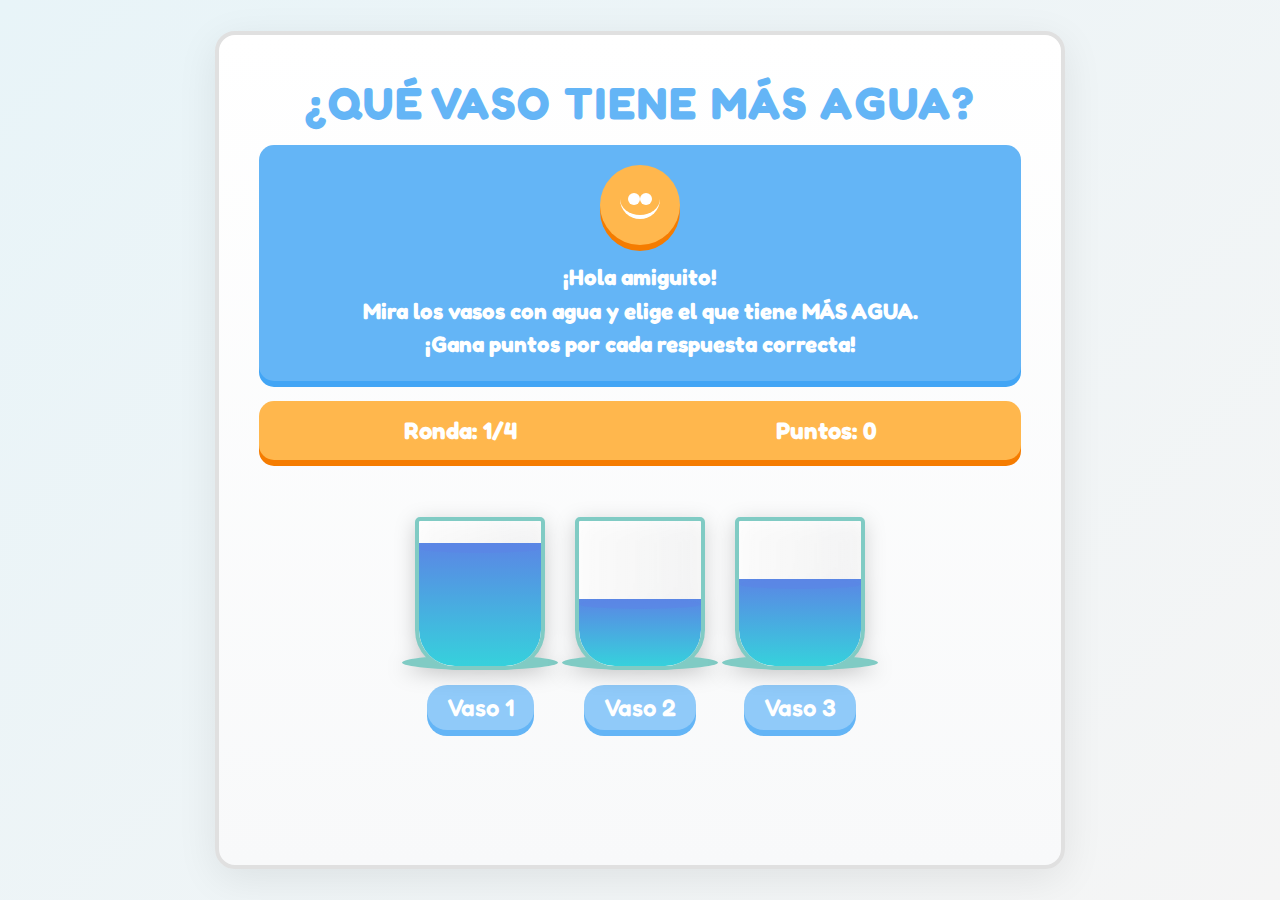
<file: Nivel 1/Etapa 3_vasos de agua.html>
<!DOCTYPE html>
<html lang="es">
<head>
    <meta charset="UTF-8">
    <meta name="viewport" content="width=device-width, initial-scale=1.0">
    <title>Juego de Vasos de Agua para Niños</title>
    <link href="https://fonts.googleapis.com/css2?family=Fredoka:wght@300..700&display=swap" rel="stylesheet">
    <style>
        * {
            margin: 0;
            padding: 0;
            box-sizing: border-box;
            font-family: 'Fredoka', sans-serif;
        }

        body {
            background: linear-gradient(135deg, #E8F4F8 0%, #F5F5F5 100%);
            min-height: 100vh;
            display: flex;
            justify-content: center;
            align-items: center;
            padding: 20px;
        }

        .game-container {
            background: linear-gradient(180deg, #FFFFFF 0%, #F8F9FA 100%);
            border: 4px solid #E0E0E0;
            border-radius: 20px;
            padding: 40px;
            box-shadow: 0 10px 40px rgba(0,0,0,0.08);
            max-width: 850px;
            width: 100%;
            text-align: center;
        }

        h1 {
            color: #64B5F6;
            margin-bottom: 15px;
            font-weight: 900;
            font-size: 2.8rem;
            letter-spacing: 2px;
            text-transform: uppercase;
        }

        .game-info {
            display: flex;
            justify-content: space-around;
            margin-bottom: 25px;
            font-size: 1.5rem;
            color: #2c3e50;
            background: #FFB74D;
            padding: 15px;
            border-radius: 15px;
            box-shadow: 0 6px 0 #F57C00;
            color: white;
            font-weight: 700;
        }

        .cups-container {
            display: flex;
            justify-content: center;
            gap: 30px;
            margin: 30px 0;
            flex-wrap: wrap;
        }

        .cup-wrapper {
            display: flex;
            flex-direction: column;
            align-items: center;
        }

        .cup {
            width: 130px;
            height: 180px;
            position: relative;
            cursor: pointer;
            transition: transform 0.3s, filter 0.3s;
            filter: drop-shadow(0 5px 10px rgba(0,0,0,0.2));
        }

        .cup:hover {
            transform: translateY(-10px);
            filter: drop-shadow(0 15px 15px rgba(0,0,0,0.3));
        }

        .cup-body {
            position: absolute;
            bottom: 0;
            width: 100%;
            height: 85%;
            background: linear-gradient(to right, rgba(255,255,255,0.9), rgba(255,255,255,0.7));
            border: 4px solid #80CBC4;
            border-radius: 5px 5px 40px 40px;
            overflow: hidden;
            z-index: 2;
        }

        .cup-base {
            position: absolute;
            bottom: 0;
            width: 120%;
            height: 15px;
            background: #80CBC4;
            border-radius: 50%;
            left: -10%;
            z-index: 1;
        }

        .water {
            position: absolute;
            bottom: 0;
            left: 0;
            width: 100%;
            background: linear-gradient(to top, #36D1DC, #5B86E5);
            border-radius: 0 0 35px 35px;
            transition: height 0.8s cubic-bezier(0.34, 1.56, 0.64, 1);
            z-index: 1;
        }

        .water-surface {
            position: absolute;
            top: 0;
            width: 100%;
            height: 10px;
            background: rgba(91, 134, 229, 0.7);
            border-radius: 50%;
            z-index: 2;
        }

        .cup-number {
            margin-top: 15px;
            font-size: 1.5rem;
            font-weight: 600;
            color: white;
            background: #90CAF9;
            padding: 8px 20px;
            border-radius: 20px;
            box-shadow: 0 6px 0 #64B5F6;
        }

        .controls {
            margin-top: 25px;
        }

        button {
            background: #80CBC4;
            color: white;
            border: none;
            padding: 15px 30px;
            font-size: 1.5rem;
            border-radius: 60px;
            cursor: pointer;
            transition: all 0.3s;
            font-weight: 700;
            box-shadow: 0 6px 0 #5FA8A3;
        }

        button:hover {
            background: #80CBC4;
            transform: translateY(-3px);
            box-shadow: 0 8px 0 #5FA8A3;
        }

        .message {
            margin-top: 20px;
            font-size: 1.8rem;
            font-weight: 600;
            min-height: 40px;
            padding: 15px;
            border-radius: 15px;
            transition: all 0.3s;
        }

        .correct {
            color: #5FA8A3;
            background-color: rgba(128, 203, 196, 0.15);
            border: 3px solid #5FA8A3;
        }

        .incorrect {
            color: #E57373;
            background-color: rgba(239, 154, 154, 0.15);
            border: 3px solid #E57373;
        }

        .game-over {
            font-size: 2.5rem;
            color: #64B5F6;
            margin: 20px 0;
            padding: 20px;
            background-color: rgba(100, 181, 246, 0.15);
            border-radius: 15px;
            border: 3px solid #64B5F6;
        }

        .final-score {
            font-size: 2rem;
            color: #FFB74D;
            margin: 20px 0;
        }

        /* CAMBIO PRINCIPAL: Nuevo color para las instrucciones */
        .instructions {
            background: #64B5F6; /* Cambiado de #FFB74D a #64B5F6 */
            padding: 20px;
            border-radius: 15px;
            margin-bottom: 20px;
            box-shadow: 0 6px 0 #42A5F5; /* Cambiado de #F57C00 a #42A5F5 */
            color: white;
            font-size: 1.4rem;
            line-height: 1.5;
            font-weight: 700;
        }

        .stars {
            display: flex;
            justify-content: center;
            gap: 10px;
            margin: 15px 0;
        }

        .star {
            width: 40px;
            height: 40px;
            background-color: #FFB74D;
            clip-path: polygon(50% 0%, 61% 35%, 98% 35%, 68% 57%, 79% 91%, 50% 70%, 21% 91%, 32% 57%, 2% 35%, 39% 35%);
        }

        .character {
            width: 80px;
            height: 80px;
            background-color: #FFB74D;
            border-radius: 50%;
            margin: 0 auto 15px;
            position: relative;
            box-shadow: 0 6px 0 #F57C00;
        }

        .character-face {
            position: absolute;
            width: 60%;
            height: 60%;
            top: 20%;
            left: 20%;
        }

        .character-eye {
            position: absolute;
            width: 12px;
            height: 12px;
            background-color: white;
            border-radius: 50%;
        }

        .character-eye.left {
            top: 25%;
            left: 25%;
        }

        .character-eye.right {
            top: 25%;
            right: 25%;
        }

        .character-smile {
            position: absolute;
            width: 40px;
            height: 20px;
            border-bottom: 4px solid white;
            border-radius: 0 0 20px 20px;
            bottom: 20%;
            left: 50%;
            transform: translateX(-50%);
        }

        .trophy {
            width: 60px;
            height: 60px;
            background-color: #FFB74D;
            margin: 0 auto 15px;
            position: relative;
            border-radius: 10px 10px 5px 5px;
            box-shadow: 0 6px 0 #F57C00;
        }

        .trophy:before {
            content: '';
            position: absolute;
            width: 20px;
            height: 20px;
            background-color: #FFB74D;
            border-radius: 50%;
            top: -10px;
            left: 50%;
            transform: translateX(-50%);
        }

        .trophy:after {
            content: '';
            position: absolute;
            width: 30px;
            height: 10px;
            background-color: #F57C00;
            top: 15px;
            left: 50%;
            transform: translateX(-50%);
        }

        .icon-thumbs-up {
            display: inline-block;
            width: 30px;
            height: 30px;
            background-color: #80CBC4;
            margin: 0 10px;
            position: relative;
            border-radius: 5px 5px 0 0;
        }

        .icon-thumbs-up:before {
            content: '';
            position: absolute;
            width: 15px;
            height: 20px;
            background-color: #80CBC4;
            border-radius: 10px 10px 0 0;
            top: -15px;
            left: 7px;
        }

        @media (max-width: 768px) {
            .cups-container {
                gap: 20px;
            }
            
            .cup {
                width: 110px;
                height: 160px;
            }
            
            h1 {
                font-size: 2.2rem;
            }
            
            .instructions {
                font-size: 1.2rem;
            }
        }
    </style>
</head>
<body>
    <div class="game-container">
        <h1>¿Qué Vaso Tiene Más Agua?</h1>
        
        <div class="instructions">
            <div class="character">
                <div class="character-face">
                    <div class="character-eye left"></div>
                    <div class="character-eye right"></div>
                    <div class="character-smile"></div>
                </div>
            </div>
            <p><strong>¡Hola amiguito!</strong></p>
            <p>Mira los vasos con agua y elige el que tiene <strong>MÁS AGUA</strong>.</p>
            <p>¡Gana puntos por cada respuesta correcta!</p>
        </div>
        
        <div class="game-info">
            <div class="round">Ronda: <span id="round-count">1</span>/4</div>
            <div class="score">Puntos: <span id="score">0</span></div>
        </div>
        
        <div class="cups-container" id="cups-container">
            <!-- Los vasos se generarán con JavaScript -->
        </div>
        
        <div class="message" id="message"></div>
        
        <div class="controls">
            <button id="next-round" style="display: none;">Siguiente Ronda</button>
        </div>
    </div>

    <script>
        // Variables del juego
        let currentRound = 1;
        let score = 0;
        let gameActive = true;

        // Elementos del DOM
        const roundCountElement = document.getElementById('round-count');
        const scoreElement = document.getElementById('score');
        const cupsContainer = document.getElementById('cups-container');
        const messageElement = document.getElementById('message');
        const nextRoundButton = document.getElementById('next-round');

        // Sonidos (usando AudioContext para compatibilidad)
        function playSound(frequency, duration, type) {
            try {
                const audioContext = new (window.AudioContext || window.webkitAudioContext)();
                const oscillator = audioContext.createOscillator();
                const gainNode = audioContext.createGain();
                
                oscillator.connect(gainNode);
                gainNode.connect(audioContext.destination);
                
                oscillator.frequency.value = frequency;
                oscillator.type = type;
                
                gainNode.gain.setValueAtTime(0.3, audioContext.currentTime);
                gainNode.gain.exponentialRampToValueAtTime(0.01, audioContext.currentTime + duration);
                
                oscillator.start(audioContext.currentTime);
                oscillator.stop(audioContext.currentTime + duration);
            } catch (e) {
                console.log("Los sonidos no están disponibles en este navegador");
            }
        }

        // Inicializar el juego
        function initGame() {
            currentRound = 1;
            score = 0;
            gameActive = true;
            roundCountElement.textContent = currentRound;
            scoreElement.textContent = score;
            messageElement.textContent = '';
            messageElement.className = 'message';
            nextRoundButton.style.display = 'none';
            
            generateCups();
        }

        // Generar vasos con cantidades aleatorias de agua
        function generateCups() {
            cupsContainer.innerHTML = '';
            
            // Crear 3 vasos con cantidades aleatorias de agua
            const waterLevels = [];
            for (let i = 0; i < 3; i++) {
                waterLevels.push(Math.floor(Math.random() * 60) + 40); // Entre 40% y 100%
            }
            
            // Encontrar el vaso con más agua
            const maxWaterIndex = waterLevels.indexOf(Math.max(...waterLevels));
            
            // Crear los elementos de los vasos
            for (let i = 0; i < 3; i++) {
                const cupWrapper = document.createElement('div');
                cupWrapper.className = 'cup-wrapper';
                
                const cup = document.createElement('div');
                cup.className = 'cup';
                cup.dataset.index = i;
                cup.dataset.isMax = i === maxWaterIndex;
                
                // Cuerpo del vaso
                const cupBody = document.createElement('div');
                cupBody.className = 'cup-body';
                
                // Agua dentro del vaso
                const water = document.createElement('div');
                water.className = 'water';
                water.style.height = `${waterLevels[i]}%`;
                
                // Superficie del agua
                const waterSurface = document.createElement('div');
                waterSurface.className = 'water-surface';
                
                // Base del vaso
                const cupBase = document.createElement('div');
                cupBase.className = 'cup-base';
                
                // Número del vaso
                const cupNumber = document.createElement('div');
                cupNumber.className = 'cup-number';
                cupNumber.textContent = `Vaso ${i+1}`;
                
                // Ensamblar el vaso
                water.appendChild(waterSurface);
                cupBody.appendChild(water);
                cup.appendChild(cupBody);
                cup.appendChild(cupBase);
                
                cupWrapper.appendChild(cup);
                cupWrapper.appendChild(cupNumber);
                
                cup.addEventListener('click', handleCupClick);
                
                cupsContainer.appendChild(cupWrapper);
            }
        }

        // Manejar el clic en un vaso
        function handleCupClick(event) {
            if (!gameActive) return;
            
            const cup = event.currentTarget;
            const isMax = cup.dataset.isMax === 'true';
            
            // Deshabilitar clics en vasos
            gameActive = false;
            
            if (isMax) {
                // Respuesta correcta
                score += 10;
                messageElement.innerHTML = '<div class="icon-thumbs-up"></div> ¡Muy bien! +10 puntos <div class="icon-thumbs-up"></div>';
                messageElement.className = 'message correct';
                playSound(523, 0.5, 'sine'); // Sonido de acierto
                
                // Efecto visual para acierto
                cup.style.filter = 'drop-shadow(0 0 20px rgba(128, 203, 196, 0.9))';
            } else {
                // Respuesta incorrecta
                score = Math.max(0, score - 5);
                messageElement.textContent = 'Ups, ese no era. -5 puntos. ¡Sigue intentando!';
                messageElement.className = 'message incorrect';
                playSound(220, 0.3, 'sawtooth'); // Sonido de error
                
                // Efecto visual para error
                cup.style.filter = 'drop-shadow(0 0 20px rgba(239, 154, 154, 0.9))';
                
                // Resaltar el vaso correcto
                const cups = document.querySelectorAll('.cup');
                cups.forEach(c => {
                    if (c.dataset.isMax === 'true') {
                        c.style.filter = 'drop-shadow(0 0 20px rgba(128, 203, 196, 0.9))';
                    }
                });
            }
            
            // Actualizar puntuación
            scoreElement.textContent = score;
            
            // Mostrar botón para siguiente ronda o finalizar juego
            if (currentRound < 4) {
                nextRoundButton.style.display = 'inline-block';
            } else {
                setTimeout(endGame, 1500);
            }
        }

        // Avanzar a la siguiente ronda
        function nextRound() {
            currentRound++;
            roundCountElement.textContent = currentRound;
            messageElement.textContent = '';
            messageElement.className = 'message';
            nextRoundButton.style.display = 'none';
            gameActive = true;
            
            generateCups();
        }

        // Mostrar estrellas según la puntuación
        function showStars(score) {
            const starsContainer = document.createElement('div');
            starsContainer.className = 'stars';
            
            const starCount = Math.min(5, Math.floor(score / 8));
            
            for (let i = 0; i < starCount; i++) {
                const star = document.createElement('div');
                star.className = 'star';
                starsContainer.appendChild(star);
            }
            
            return starsContainer;
        }

        // Finalizar el juego
        function endGame() {
            messageElement.innerHTML = '';
            messageElement.className = 'game-over';
            
            const gameOverText = document.createElement('div');
            gameOverText.textContent = '¡Juego Terminado!';
            messageElement.appendChild(gameOverText);
            
            // Mostrar puntuación final
            const finalScore = document.createElement('div');
            finalScore.className = 'final-score';
            finalScore.textContent = `Puntuación final: ${score}`;
            messageElement.appendChild(finalScore);
            
            // Mostrar estrellas
            const stars = showStars(score);
            messageElement.appendChild(stars);
            
            // Mensaje según la puntuación
            const message = document.createElement('div');
            message.style.marginTop = '15px';
            message.style.fontSize = '1.5rem';
            
            if (score >= 30) {
                const trophy = document.createElement('div');
                trophy.className = 'trophy';
                message.appendChild(trophy);
                message.innerHTML += '¡Eres un experto!';
                message.style.color = '#FFB74D';
            } else if (score >= 20) {
                message.innerHTML = '¡Muy bien hecho!';
                message.style.color = '#80CBC4';
            } else {
                message.innerHTML = '¡Sigue practicando!';
                message.style.color = '#64B5F6';
            }
            
            messageElement.appendChild(message);
            
            // Botón para reiniciar
            const restartButton = document.createElement('button');
            restartButton.textContent = 'Jugar de nuevo';
            restartButton.addEventListener('click', initGame);
            messageElement.appendChild(restartButton);
        }

        // Event listeners
        nextRoundButton.addEventListener('click', nextRound);

        // Iniciar el juego
        initGame();
    </script>
</body>
</html>
</file>
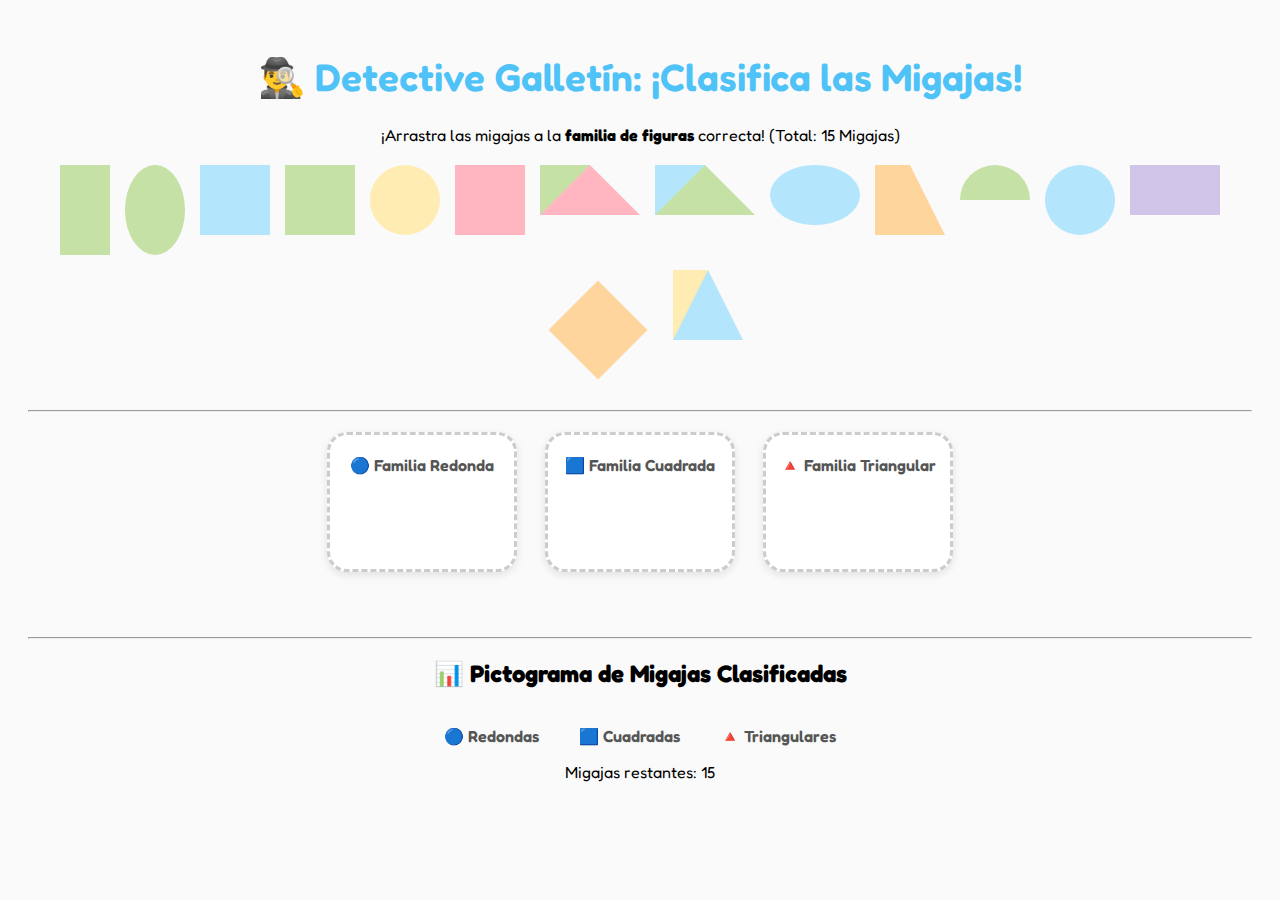
<file: Nivel 1/Etapa 4_pictograma.HTML>
<!DOCTYPE html>
<html lang="es">
<head>
  <meta charset="UTF-8">
  <title>Detective Galletín: ¡Clasifica las Migajas!</title>

  <!-- TIPOGRAFÍA FREDOKA -->
  <link href="https://fonts.googleapis.com/css2?family=Fredoka:wght@300;400;600&display=swap" rel="stylesheet">

  <style>
    body {
      font-family: 'Fredoka', sans-serif;
      background-color: #FAFAFA;
      text-align: center;
      padding: 20px;
    }

    h1 {
      color: #4FC3F7;
      font-size: 2.4em;
      font-weight: 600;
    }

    .scene {
      display: flex;
      justify-content: center;
      flex-wrap: wrap;
      gap: 15px;
      margin: 20px;
    }

    .crumb {
      cursor: grab;
      animation: bounce 1.4s infinite;
      display: inline-block;
      transition: transform 0.3s;
    }
    .crumb:hover { transform: scale(1.1); }

    /* Formas base */
    .round { border-radius: 50%; width: 70px; height: 70px; }
    .oval-h { border-radius: 50%; width: 90px; height: 60px; }
    .oval-v { border-radius: 50%; width: 60px; height: 90px; }
    .semicircle {
      width: 70px; height: 35px;
      border-top-left-radius: 70px;
      border-top-right-radius: 70px;
      border-bottom: none;
    }

    .square { width: 70px; height: 70px; }
    .rectangle-h { width: 90px; height: 50px; }
    .rectangle-v { width: 50px; height: 90px; }
    .rhombus {
      width: 70px; height: 70px;
      transform: rotate(45deg);
      margin: 25px;
    }

    .triangle-eq {
      width: 0; height: 0;
      border-left: 35px solid transparent;
      border-right: 35px solid transparent;
      border-bottom: 70px solid;
    }
    .triangle-iso {
      width: 0; height: 0;
      border-left: 50px solid transparent;
      border-right: 50px solid transparent;
      border-bottom: 50px solid;
    }
    .triangle-rt {
      width: 0; height: 0;
      border-left: 70px solid;
      border-bottom: 70px solid transparent;
    }

    @keyframes bounce {
      0%, 100% { transform: translateY(0); }
      50% { transform: translateY(-8px); }
    }

    .container {
      border: 3px dashed #ccc;
      padding: 12px;
      width: 160px;
      min-height: 110px;
      margin: 12px;
      border-radius: 20px;
      background-color: #FFFFFF;
      box-shadow: 0px 3px 8px rgba(0,0,0,0.1);
      display: inline-block;
      vertical-align: top;
    }

    .label {
      font-weight: 600;
      color: #555;
      margin-top: 8px;
    }

    .message {
      font-size: 20px;
      margin-top: 15px;
      min-height: 30px;
    }

    /* 🟥 Cajita de error bonita */
    .error-box {
      background: #FFCDD2;
      color: #C62828;
      padding: 10px 15px;
      border-left: 6px solid #C62828;
      border-radius: 8px;
      display: inline-block;
      font-weight: 600;
      animation: fade 0.5s ease;
    }

    @keyframes fade {
      from { opacity: 0; transform: scale(0.95); }
      to { opacity: 1; transform: scale(1); }
    }

    .pictogram {
      display: flex;
      justify-content: center;
      gap: 40px;
      margin-top: 30px;
    }
    .bar {
      width: 60px;
      background-color: #81C784;
      margin-top: 5px;
      transition: height 0.3s;
      border-radius: 10px;
    }

    #final-screen {
      margin-top: 25px;
      font-size: 26px;
      font-weight: bold;
      color: #4CAF50;
      display: none;
    }

    .btn-restart {
      background: #4FC3F7;
      color: white;
      padding: 12px 24px;
      border-radius: 10px;
      border: none;
      cursor: pointer;
      font-size: 18px;
      margin-top: 15px;
    }
    .btn-restart:hover { background: #039BE5; }
  </style>
</head>
<body>

<h1>🕵️‍♂️ Detective Galletín: ¡Clasifica las Migajas!</h1>
<p>¡Arrastra las migajas a la <b>familia de figuras</b> correcta! (Total: 15 Migajas)</p>

<div class="scene" id="scene">
  <!-- Figuras Redondas -->
  <div class="crumb round" draggable="true" data-type="round"></div>
  <div class="crumb oval-h" draggable="true" data-type="round"></div>
  <div class="crumb semicircle" draggable="true" data-type="round"></div>
  <div class="crumb round" draggable="true" data-type="round"></div>
  <div class="crumb oval-v" draggable="true" data-type="round"></div>

  <!-- Cuadradas -->
  <div class="crumb square" draggable="true" data-type="square"></div>
  <div class="crumb rectangle-h" draggable="true" data-type="square"></div>
  <div class="crumb rhombus" draggable="true" data-type="square"></div>
  <div class="crumb rectangle-v" draggable="true" data-type="square"></div>
  <div class="crumb square" draggable="true" data-type="square"></div>

  <!-- Triangulares -->
  <div class="crumb triangle-eq" draggable="true" data-type="triangle"></div>
  <div class="crumb triangle-iso" draggable="true" data-type="triangle"></div>
  <div class="crumb triangle-rt" draggable="true" data-type="triangle"></div>
  <div class="crumb triangle-eq" draggable="true" data-type="triangle"></div>
  <div class="crumb triangle-iso" draggable="true" data-type="triangle"></div>
</div>

<hr>

<div id="zones">
  <div class="container" ondragover="allowDrop(event)" ondrop="drop(event, 'round')">
    <div class="label">🔵 Familia Redonda</div>
  </div>
  <div class="container" ondragover="allowDrop(event)" ondrop="drop(event, 'square')">
    <div class="label">🟦 Familia Cuadrada</div>
  </div>
  <div class="container" ondragover="allowDrop(event)" ondrop="drop(event, 'triangle')">
    <div class="label">🔺 Familia Triangular</div>
  </div>
</div>

<div class="message" id="message"></div>

<hr>

<h2>📊 Pictograma de Migajas Clasificadas</h2>
<div class="pictogram">
  <div>
    <div class="bar" id="bar-round" style="height: 0px;"></div>
    <div class="label">🔵 Redondas</div>
  </div>
  <div>
    <div class="bar" id="bar-square" style="height: 0px;"></div>
    <div class="label">🟦 Cuadradas</div>
  </div>
  <div>
    <div class="bar" id="bar-triangle" style="height: 0px;"></div>
    <div class="label">🔺 Triangulares</div>
  </div>
</div>

<p id="remaining-message">Migajas restantes: 15</p>

<div id="final-screen"></div>

<script>
  let counts = { round: 0, square: 0, triangle: 0 };
  const totalCrumbCount = 15;

  /* 🎨 Colores aleatorios suaves */
  function randomColor() {
    const soft = ["#FFB6C1", "#FFD59E", "#FFECB3", "#C5E1A5", "#B3E5FC", "#D1C4E9"];
    return soft[Math.floor(Math.random() * soft.length)];
  }

  /* 🔄 Mezclar las figuras aleatoriamente */
  function shuffleElements(container) {
    for (let i = container.children.length; i >= 0; i--) {
      container.appendChild(container.children[Math.random() * i | 0]);
    }
  }

  function allowDrop(ev) { ev.preventDefault(); }

  function drop(ev, familyType) {
    ev.preventDefault();
    const id = ev.dataTransfer.getData("text");
    const crumb = document.getElementById(id);
    if (!crumb) return;

    if (crumb.dataset.type === familyType) {
      crumb.remove();
      counts[familyType]++;
      updateBars();
      checkFinish();
    } else {
      showMessage("❌ ¡Ups! Esa figura no pertenece a esta familia.");
    }
  }

  /* 🟥 Mensaje de error bonito */
  function showMessage(text) {
    const msg = document.getElementById('message');
    msg.innerHTML = `<div class="error-box">${text}</div>`;
    setTimeout(() => { msg.innerHTML = ""; }, 2500);
  }

  function updateBars() {
    document.getElementById('bar-round').style.height = (counts.round * 20) + 'px';
    document.getElementById('bar-square').style.height = (counts.square * 20) + 'px';
    document.getElementById('bar-triangle').style.height = (counts.triangle * 20) + 'px';
    document.getElementById('remaining-message').innerText =
      "Migajas restantes: " + (totalCrumbCount - (counts.round + counts.square + counts.triangle));
  }

  function checkFinish() {
    if ((counts.round + counts.square + counts.triangle) === totalCrumbCount) {
      document.getElementById("zones").style.display = "none";
      showMessage("");

      document.getElementById("final-screen").style.display = "block";
      document.getElementById("final-screen").innerHTML =
        "🎉 ¡Excelente trabajo Detective Galletín! 🍪🕵️‍♂️<br> ¡Clasificaste todas las migajas!";

      const btn = document.createElement("button");
      btn.className = "btn-restart";
      btn.textContent = "Jugar otra vez 🔁";
      btn.onclick = () => location.reload();
      document.getElementById("final-screen").appendChild(btn);
    }
  }

  /* Asignar IDs, colores aleatorios y mezclar */
  const scene = document.getElementById("scene");

  document.querySelectorAll('.crumb').forEach((el, index) => {
    el.id = 'crumb-' + index;

    /* Color aleatorio */
    if (!el.classList.contains("triangle-eq") &&
        !el.classList.contains("triangle-iso") &&
        !el.classList.contains("triangle-rt")) {
      el.style.background = randomColor();
    } else {
      /* Para triángulos el color va en border */
      el.style.borderBottomColor = randomColor();
      el.style.borderLeftColor = randomColor();
    }

    /* Activar drag */
    el.addEventListener('dragstart', ev => ev.dataTransfer.setData("text", ev.target.id));
  });

  /* Mezclar figuras */
  shuffleElements(scene);
</script>

</body>
</html>
</file>
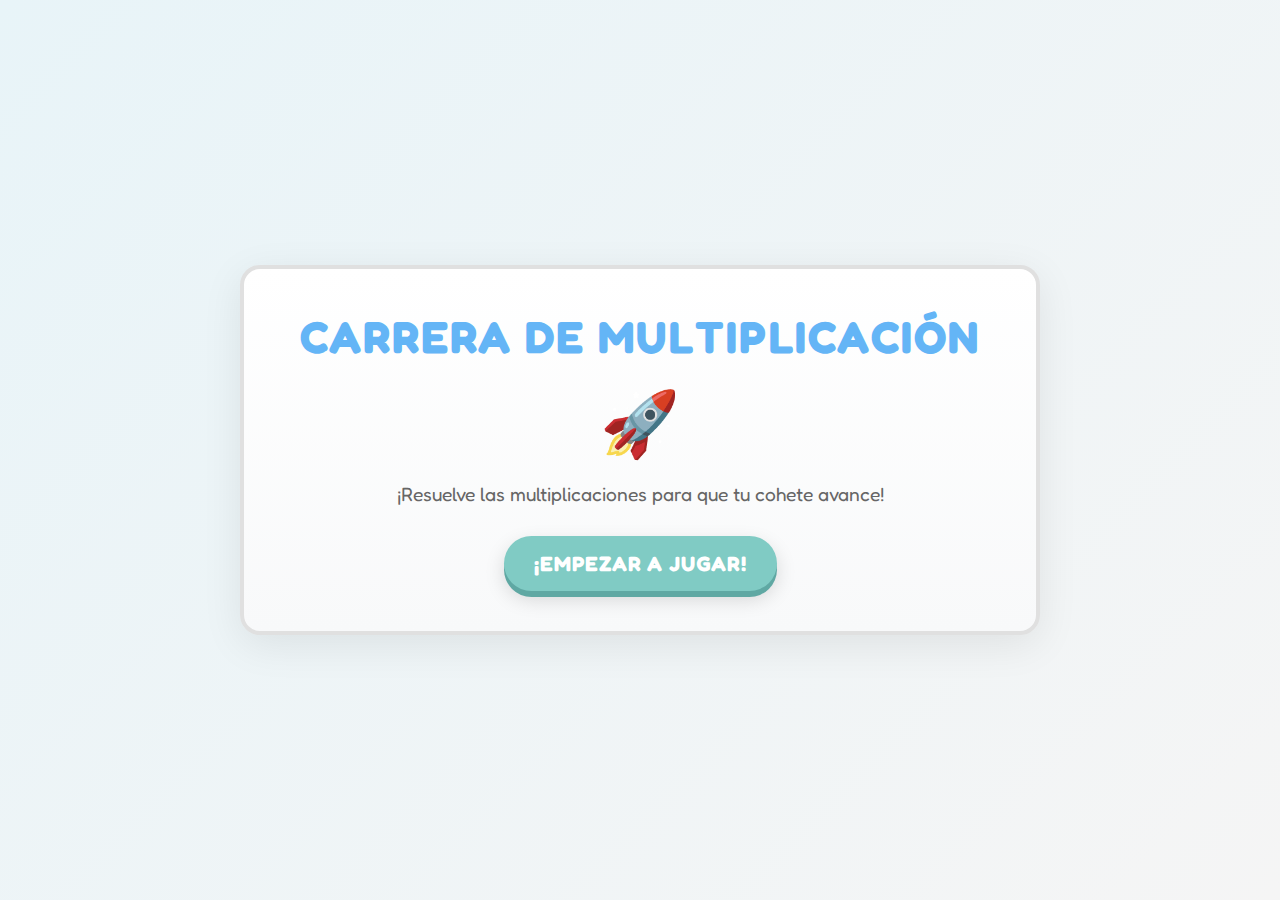
<file: Nivel 2/Etapa 1_multiplicacion.html>
<!DOCTYPE html>
<html lang="es">
<head>
    <meta charset="UTF-8">
    <meta name="viewport" content="width=device-width, initial-scale=1.0">
    <title>Carrera de Multiplicación</title>
    <link href="https://fonts.googleapis.com/css2?family=Fredoka:wght@300..700&display=swap" rel="stylesheet">
    <style>
        * {
            margin: 0;
            padding: 0;
            box-sizing: border-box;
            font-family: 'Fredoka', sans-serif;
        }

        body {
            background: linear-gradient(135deg, #E8F4F8 0%, #F5F5F5 100%);
            min-height: 100vh;
            display: flex;
            justify-content: center;
            align-items: center;
            padding: 20px;
        }

        #game-container {
            width: 100%;
            max-width: 800px;
            background: linear-gradient(180deg, #FFFFFF 0%, #F8F9FA 100%);
            border: 4px solid #E0E0E0;
            border-radius: 20px;
            padding: 40px;
            box-shadow: 0 10px 40px rgba(0,0,0,0.08);
            text-align: center;
        }

        .screen {
            display: none;
        }

        .screen.active {
            display: block;
            animation: fadeIn 0.5s ease-in-out;
        }

        @keyframes fadeIn {
            from { opacity: 0; transform: scale(0.9); }
            to { opacity: 1; transform: scale(1); }
        }

        h1 {
            color: #64B5F6;
            font-size: 2.8em;
            margin-bottom: 20px;
            font-weight: 900;
            letter-spacing: 2px;
            text-transform: uppercase;
        }

        h2 {
            color: #FFB74D;
            font-size: 1.8em;
            margin-bottom: 20px;
            font-weight: 700;
        }

        .start-icon, .end-icon {
            margin: 20px 0;
            font-size: 4em;
        }

        .btn {
            font-family: 'Fredoka', sans-serif;
            font-size: 1.3em;
            font-weight: 700;
            padding: 15px 30px;
            border: none;
            border-radius: 60px;
            color: white;
            cursor: pointer;
            transition: all 0.2s ease;
            box-shadow: 0 6px 0 #5FA8A3, 0 8px 20px rgba(0,0,0,0.15);
            text-transform: uppercase;
            letter-spacing: 1px;
        }

        .btn:hover {
            transform: translateY(-3px);
            box-shadow: 0 8px 0 #5FA8A3, 0 12px 25px rgba(0,0,0,0.2);
        }

        .btn:active {
            transform: translateY(2px);
            box-shadow: 0 3px 0 #5FA8A3, 0 5px 15px rgba(0,0,0,0.15);
        }

        #start-button, #restart-button {
            background: #80CBC4;
        }

        .btn-grid {
            display: grid;
            grid-template-columns: repeat(2, 1fr);
            gap: 15px;
            margin-top: 20px;
        }

        .answer-btn {
            font-size: 1.2em;
            padding: 20px;
            background: #90CAF9;
            box-shadow: 0 6px 0 #64B5F6, 0 8px 20px rgba(0,0,0,0.15);
        }

        .answer-btn:hover {
            box-shadow: 0 8px 0 #64B5F6, 0 12px 25px rgba(0,0,0,0.2);
        }

        .answer-btn:active {
            box-shadow: 0 3px 0 #64B5F6, 0 5px 15px rgba(0,0,0,0.15);
        }

        .answer-btn.correct {
            background: #80CBC4;
            box-shadow: 0 6px 0 #5FA8A3, 0 8px 20px rgba(0,0,0,0.15);
        }

        .answer-btn.wrong {
            background: #EF9A9A;
            box-shadow: 0 6px 0 #E57373, 0 8px 20px rgba(0,0,0,0.15);
        }

        #race-track {
            width: 100%;
            height: 60px;
            background-color: #f0f0f0;
            border: 3px dashed #ccc;
            border-radius: 30px;
            margin: 30px 0;
            position: relative;
            box-sizing: border-box;
        }

        #player {
            font-size: 40px;
            position: absolute;
            left: 0;
            top: 50%;
            transform: translateY(-50%);
            transition: left 0.5s ease-in-out;
        }

        .finish-line {
            font-size: 40px;
            position: absolute;
            right: 10px;
            top: 50%;
            transform: translateY(-50%);
        }

        #game-header {
            display: flex;
            justify-content: space-between;
            font-size: 1.2em;
            font-weight: bold;
            color: #64B5F6;
            margin-bottom: 20px;
            background: rgba(100, 181, 246, 0.1);
            padding: 15px;
            border-radius: 15px;
        }

        #feedback {
            margin-top: 20px;
            font-size: 1.5em;
            font-weight: bold;
            height: 30px;
            padding: 10px;
            border-radius: 10px;
        }

        #feedback.correct {
            color: #5FA8A3;
            background: rgba(128, 203, 196, 0.2);
        }

        #feedback.wrong {
            color: #E57373;
            background: rgba(239, 154, 154, 0.2);
        }

        /* CAMBIO CLAVE: OCULTAR EL MODAL DE SUBIR DE NIVEL */
        .modal-container {
            display: none !important; 
        }

        @media (max-width: 768px) {
            #game-container {
                padding: 20px;
            }
            
            h1 {
                font-size: 2em;
            }
            
            h2 {
                font-size: 1.4em;
            }
            
            .btn-grid {
                grid-template-columns: 1fr;
            }
        }
    </style>
</head>
<body>

    <div id="game-container">
        <div id="start-screen" class="screen active">
            <h1>Carrera de Multiplicación</h1>
            <div class="start-icon">🚀</div>
            <p style="font-size: 1.2em; color: #666; margin-bottom: 30px;">¡Resuelve las multiplicaciones para que tu cohete avance!</p>
            <button id="start-button" class="btn">¡Empezar a Jugar!</button>
        </div>

        <div id="game-screen" class="screen">
            <div id="game-header">
                <div id="level-indicator">Nivel 1</div>
                <div id="question-counter">Pregunta 1/10</div>
            </div>
            
            <div id="race-track">
                <div id="player" class="player-rocket">🚀</div>
                <div class="finish-line">🏁</div>
            </div>

            <div id="quiz-container">
                <h2 id="question-text">Aquí va la pregunta...</h2>
                <div id="answer-buttons" class="btn-grid">
                </div>
            </div>
            
            <div id="feedback" class=""></div>
        </div>

        <div id="end-screen" class="screen">
            <h1>¡Carrera Terminada!</h1>
            <p id="final-score" style="font-size: 1.2em; color: #666; margin-bottom: 20px;">Has respondido correctamente X de 10 preguntas.</p>
            <div class="end-icon">🏆</div>
            <button id="restart-button" class="btn">Jugar de Nuevo</button>
        </div>
    </div>
    
    <div id="level-up-modal" class="modal-container">
        <div class="modal-content">
            <div style="font-size: 4em; margin-bottom: 20px;">⭐</div>
            <h2 id="level-up-text">¡Felicidades!</h2>
            <p>¡Has avanzado al siguiente nivel!</p>
            <button id="continue-button" class="btn">Continuar</button>
        </div>
    </div>

    <script>
    document.addEventListener('DOMContentLoaded', () => {
        
        const startButton = document.getElementById('start-button');
        const restartButton = document.getElementById('restart-button');
        // const continueButton = document.getElementById('continue-button'); // Ya no es necesario
        const startScreen = document.getElementById('start-screen');
        const gameScreen = document.getElementById('game-screen');
        const endScreen = document.getElementById('end-screen');
        // const levelUpModal = document.getElementById('level-up-modal'); // Ya no es necesario
        // const levelUpText = document.getElementById('level-up-text'); // Ya no es necesario

        const questionText = document.getElementById('question-text');
        const answerButtons = document.getElementById('answer-buttons');
        const feedback = document.getElementById('feedback');
        const player = document.getElementById('player');
        const raceTrack = document.getElementById('race-track');
        
        const levelIndicator = document.getElementById('level-indicator');
        const questionCounter = document.getElementById('question-counter');
        const finalScore = document.getElementById('final-score');

        // --- PREGUNTAS DE MULTIPLICACIÓN ---
        const questions = [
            // Nivel 1 (Tablas fáciles)
            { level: 1, question: '¿Cuánto es 2 x 3?', answers: [{ text: '6', correct: true }, { text: '5', correct: false }, { text: '4', correct: false }, { text: '8', correct: false }] },
            { level: 1, question: '¿Cuánto es 5 x 2?', answers: [{ text: '7', correct: false }, { text: '10', correct: true }, { text: '15', correct: false }, { text: '3', correct: false }] },
            { level: 1, question: '¿Cuánto es 10 x 4?', answers: [{ text: '14', correct: false }, { text: '40', correct: true }, { text: '400', correct: false }, { text: '6', correct: false }] },
            { level: 1, question: '¿Cuánto es 2 x 8?', answers: [{ text: '16', correct: true }, { text: '10', correct: false }, { text: '18', correct: false }, { text: '6', correct: false }] },
            { level: 1, question: '¿Cuánto es 5 x 5?', answers: [{ text: '10', correct: false }, { text: '20', correct: false }, { text: '25', correct: true }, { text: '30', correct: false }] },
            // Nivel 2 (Tablas más avanzadas)
            { level: 2, question: '¿Cuánto es 7 x 3?', answers: [{ text: '10', correct: false }, { text: '21', correct: true }, { text: '18', correct: false }, { text: '24', correct: false }] },
            { level: 2, question: '¿Cuánto es 4 x 6?', answers: [{ text: '10', correct: false }, { text: '24', correct: true }, { text: '22', correct: false }, { text: '18', correct: false }] },
            { level: 2, question: '¿Cuánto es 8 x 4?', answers: [{ text: '12', correct: false }, { text: '32', correct: true }, { text: '28', correct: false }, { text: '36', correct: false }] },
            { level: 2, question: '¿Cuánto es 9 x 5?', answers: [{ text: '14', correct: false }, { text: '45', correct: true }, { text: '40', correct: false }, { text: '50', correct: false }] },
            { level: 2, question: '¿Cuánto es 6 x 7?', answers: [{ text: '13', correct: false }, { text: '42', correct: true }, { text: '36', correct: false }, { text: '48', correct: false }] }
        ];

        let currentQuestionIndex;
        let score;
        const TOTAL_QUESTIONS = 10;

        function startGame() {
            currentQuestionIndex = 0;
            score = 0;
            player.style.left = '0%';
            startScreen.classList.remove('active');
            endScreen.classList.remove('active');
            gameScreen.classList.add('active');
            showNextQuestion();
        }
        
        function shuffleArray(array) {
            for (let i = array.length - 1; i > 0; i--) {
                const j = Math.floor(Math.random() * (i + 1));
                [array[i], array[j]] = [array[j], array[i]];
            }
            return array;
        }

        function showNextQuestion() {
            resetState();
            if (currentQuestionIndex < TOTAL_QUESTIONS) {
                const currentQuestion = questions[currentQuestionIndex];
                questionText.innerText = currentQuestion.question;
                levelIndicator.innerText = `Nivel ${currentQuestion.level}`;
                questionCounter.innerText = `Pregunta ${currentQuestionIndex + 1}/${TOTAL_QUESTIONS}`;
                
                const shuffledAnswers = shuffleArray([...currentQuestion.answers]);

                shuffledAnswers.forEach(answer => {
                    const button = document.createElement('button');
                    button.innerText = answer.text;
                    button.classList.add('btn', 'answer-btn');
                    if (answer.correct) {
                        button.dataset.correct = answer.correct;
                    }
                    button.addEventListener('click', selectAnswer);
                    answerButtons.appendChild(button);
                });
            } else {
                endGame();
            }
        }

        function resetState() {
            feedback.innerText = '';
            feedback.className = 'feedback';
            while (answerButtons.firstChild) {
                answerButtons.removeChild(answerButtons.firstChild);
            }
        }

        function selectAnswer(e) {
            const selectedButton = e.target;
            const correct = selectedButton.dataset.correct === 'true';

            Array.from(answerButtons.children).forEach(button => {
                setStatusClass(button, button.dataset.correct);
                button.disabled = true;
            });

            if (correct) {
                score++;
                feedback.innerText = '¡Correcto!';
                feedback.classList.add('correct');
                movePlayer();
            } else {
                feedback.innerText = '¡Inténtalo de nuevo!';
                feedback.classList.add('wrong');
            }

            setTimeout(() => {
                currentQuestionIndex++;
                
                // CAMBIO CLAVE: Se eliminó la lógica de pausar en la pregunta 5 (subida de nivel)
                // Ahora siempre va a la siguiente pregunta o termina.
                showNextQuestion();
                
            }, 1500);
        }

        function movePlayer() {
            const trackWidth = raceTrack.offsetWidth;
            const playerWidth = player.offsetWidth;
            const maxPosition = trackWidth - playerWidth - 20;
            const newPosition = (score / TOTAL_QUESTIONS) * maxPosition;
            player.style.left = `${newPosition}px`;
        }

        function setStatusClass(element, correct) {
            if (correct) {
                element.classList.add('correct');
            } else {
                element.classList.add('wrong');
            }
        }
        
        // Se ha ELIMINADO la función showLevelUpModal.

        function endGame() {
            gameScreen.classList.remove('active');
            endScreen.classList.add('active');
            // CAMBIO CLAVE: Se añade el mensaje "¡Felicidades!" al score final
            finalScore.innerText = `¡Felicidades! Has respondido correctamente ${score} de ${TOTAL_QUESTIONS} preguntas.`;
        }

        startButton.addEventListener('click', startGame);
        restartButton.addEventListener('click', startGame);
        // Se ha ELIMINADO el listener de 'continueButton'.
    });
    </script>
</body>
</html>
</file>
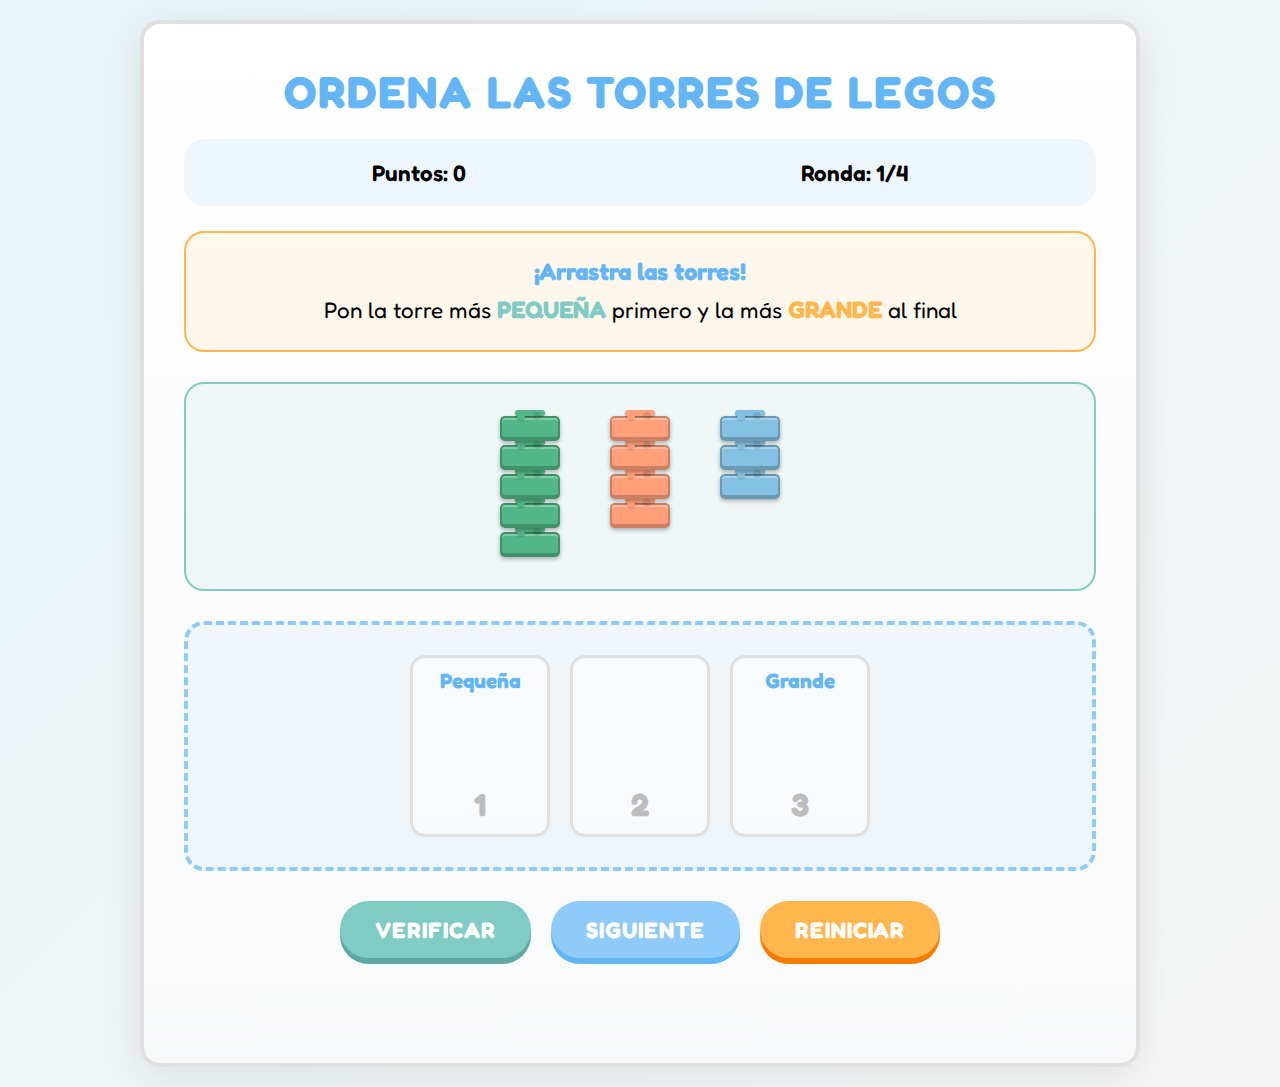
<file: Nivel 2/Etapa 2_acomodar objetos.html>
<!DOCTYPE html>
<html lang="es">
<head>
    <meta charset="UTF-8">
    <meta name="viewport" content="width=device-width, initial-scale=1.0">
    <title>Ordena las Torres de Legos</title>
    <link href="https://fonts.googleapis.com/css2?family=Fredoka:wght@300..700&display=swap" rel="stylesheet">
    <style>
        * {
            margin: 0;
            padding: 0;
            box-sizing: border-box;
            font-family: 'Fredoka', sans-serif;
        }

        body {
            background: linear-gradient(135deg, #E8F4F8 0%, #F5F5F5 100%);
            min-height: 100vh;
            display: flex;
            justify-content: center;
            align-items: center;
            padding: 20px;
        }

        .container {
            width: 100%;
            max-width: 1000px;
            background: linear-gradient(180deg, #FFFFFF 0%, #F8F9FA 100%);
            border: 4px solid #E0E0E0;
            border-radius: 20px;
            padding: 40px;
            box-shadow: 0 10px 40px rgba(0,0,0,0.08);
            text-align: center;
        }

        h1 {
            color: #64B5F6;
            font-size: 2.8em;
            margin-bottom: 20px;
            font-weight: 900;
            letter-spacing: 2px;
            text-transform: uppercase;
        }

        .game-info {
            display: flex;
            justify-content: space-around;
            background: rgba(100, 181, 246, 0.1);
            border-radius: 20px;
            padding: 20px;
            margin-bottom: 25px;
            font-size: 1.4rem;
            font-weight: 600;
        }

        .instructions {
            background: rgba(255, 183, 77, 0.1);
            border-radius: 20px;
            padding: 20px;
            margin-bottom: 30px;
            font-size: 1.4rem;
            line-height: 1.6;
            border: 2px solid #FFB74D;
        }

        .instructions strong {
            color: #64B5F6;
            font-size: 1.5rem;
        }

        .game-area {
            display: flex;
            flex-direction: column;
            gap: 30px;
            margin-bottom: 20px;
        }

        .objects-container {
            display: flex;
            justify-content: center;
            gap: 30px;
            flex-wrap: wrap;
            padding: 20px;
            background: rgba(128, 203, 196, 0.1);
            border-radius: 20px;
            min-height: 200px;
            border: 2px solid #80CBC4;
        }

        .lego-tower {
            cursor: grab;
            transition: transform 0.3s;
            display: flex;
            flex-direction: column-reverse;
            align-items: center;
            justify-content: flex-end;
            padding: 10px;
        }

        .lego-tower:hover {
            transform: translateY(-10px) scale(1.05);
        }

        .lego-tower.dragging {
            opacity: 0.5;
        }

        .lego-block {
            width: 60px;
            height: 25px;
            border-radius: 5px;
            margin: 2px 0;
            box-shadow: 
                inset 0 2px 0 rgba(255, 255, 255, 0.3),
                inset 0 -2px 0 rgba(0, 0, 0, 0.2),
                0 2px 4px rgba(0, 0, 0, 0.3);
            position: relative;
            border: 2px solid rgba(0, 0, 0, 0.2);
        }

        .lego-block::before {
            content: '';
            position: absolute;
            top: -8px;
            left: 50%;
            transform: translateX(-50%);
            width: 30px;
            height: 6px;
            background: inherit;
            border-radius: 3px;
            box-shadow: 0 1px 2px rgba(0, 0, 0, 0.3);
        }

        .lego-block::after {
            content: '';
            position: absolute;
            top: -6px;
            left: 15px;
            width: 8px;
            height: 8px;
            background: inherit;
            border-radius: 50%;
            box-shadow: 
                16px 0 0 rgba(0, 0, 0, 0.1),
                0 1px 2px rgba(0, 0, 0, 0.2);
        }

        .drop-zone {
            display: flex;
            justify-content: center;
            gap: 20px;
            min-height: 250px;
            padding: 30px;
            background: rgba(144, 202, 249, 0.1);
            border-radius: 20px;
            border: 4px dashed #90CAF9;
        }

        .drop-zone.highlight {
            background: rgba(144, 202, 249, 0.2);
            border-color: #64B5F6;
            box-shadow: 0 0 20px rgba(100, 181, 246, 0.3);
        }

        .slot {
            width: 140px;
            display: flex;
            flex-direction: column;
            align-items: center;
            justify-content: flex-end;
            padding: 15px;
            border-radius: 15px;
            background: rgba(255, 255, 255, 0.5);
            border: 3px solid #E0E0E0;
            position: relative;
        }

        .slot.highlight {
            background: rgba(100, 181, 246, 0.2);
            border-color: #64B5F6;
        }

        .slot-label {
            position: absolute;
            top: 10px;
            font-size: 1.3rem;
            font-weight: bold;
            color: #64B5F6;
        }

        .slot-number {
            position: absolute;
            bottom: 10px;
            font-size: 2rem;
            font-weight: bold;
            color: #BDBDBD;
        }

        .controls {
            display: flex;
            justify-content: center;
            gap: 20px;
            margin-top: 30px;
            flex-wrap: wrap;
        }

        button {
            padding: 15px 35px;
            font-size: 1.4rem;
            font-weight: 700;
            border: none;
            border-radius: 60px;
            cursor: pointer;
            transition: all 0.3s;
            box-shadow: 0 6px 0 rgba(0,0,0,0.2);
            text-transform: uppercase;
            letter-spacing: 1px;
            color: white;
        }

        #check-btn {
            background: #80CBC4;
            box-shadow: 0 6px 0 #5FA8A3;
        }

        #next-btn {
            background: #90CAF9;
            box-shadow: 0 6px 0 #64B5F6;
        }

        #reset-btn {
            background: #FFB74D;
            box-shadow: 0 6px 0 #F57C00;
        }

        button:hover {
            transform: translateY(-3px);
            box-shadow: 0 8px 0 rgba(0,0,0,0.3);
        }

        button:active {
            transform: translateY(2px);
            box-shadow: 0 3px 0 rgba(0,0,0,0.2);
        }

        button:disabled {
            background: #BDBDBD;
            cursor: not-allowed;
            transform: none;
            box-shadow: 0 3px 0 #9E9E9E;
        }

        .message {
            margin-top: 25px;
            padding: 20px;
            border-radius: 15px;
            font-size: 1.6rem;
            font-weight: 700;
            opacity: 0;
            transition: opacity 0.5s;
        }

        .message.show {
            opacity: 1;
        }

        .success {
            background: rgba(128, 203, 196, 0.2);
            color: #5FA8A3;
            border: 2px solid #80CBC4;
            animation: bounce 0.5s;
        }

        .error {
            background: rgba(239, 154, 154, 0.2);
            color: #E57373;
            border: 2px solid #EF9A9A;
            animation: shake 0.5s;
        }

        @keyframes bounce {
            0%, 100% { transform: translateY(0); }
            50% { transform: translateY(-10px); }
        }

        @keyframes shake {
            0%, 100% { transform: translateX(0); }
            25% { transform: translateX(-10px); }
            75% { transform: translateX(10px); }
        }

        .game-over {
            background: linear-gradient(135deg, #FFD700, #FFA500);
            color: #333;
            padding: 40px;
            border-radius: 20px;
            margin-top: 20px;
            text-align: center;
            box-shadow: 0 8px 25px rgba(0, 0, 0, 0.1);
        }

        .game-over h2 {
            font-size: 2.5rem;
            margin-bottom: 20px;
        }

        .game-over p {
            font-size: 1.5rem;
            margin-bottom: 10px;
        }

        @media (max-width: 768px) {
            .container {
                padding: 20px;
            }
            
            h1 {
                font-size: 2rem;
            }
            
            .objects-container, .drop-zone {
                gap: 15px;
            }
            
            .slot {
                width: 100px;
            }
            
            button {
                padding: 12px 25px;
                font-size: 1.1rem;
            }
        }
    </style>
</head>
<body>
    <div class="container">
        <h1>Ordena las Torres de Legos</h1>
        
        <div class="game-info">
            <div class="score">Puntos: <span id="score">0</span></div>
            <div class="round-indicator">Ronda: <span id="round">1</span>/4</div>
        </div>
        
        <div class="instructions">
            <p><strong>¡Arrastra las torres!</strong></p>
            <p>Pon la torre más <strong style="color: #80CBC4;">PEQUEÑA</strong> primero y la más <strong style="color: #FFB74D;">GRANDE</strong> al final</p>
        </div>
        
        <div class="game-area">
            <div class="objects-container" id="objects-container">
                <!-- Las torres se generarán dinámicamente -->
            </div>
            
            <div class="drop-zone" id="drop-zone">
                <!-- Los slots se generarán dinámicamente -->
            </div>
        </div>
        
        <div class="controls">
            <button id="check-btn">Verificar</button>
            <button id="next-btn" disabled>Siguiente</button>
            <button id="reset-btn">Reiniciar</button>
        </div>
        
        <div class="message" id="message"></div>
        <div class="game-over" id="game-over" style="display: none;"></div>
    </div>

    <script>
        // Colores vibrantes para los legos
        const legoColors = [
            '#FF6B6B', '#4ECDC4', '#45B7D1', '#FFA07A', 
            '#98D8C8', '#F7DC6F', '#BB8FCE', '#85C1E2',
            '#F8B739', '#52B788', '#FF1744', '#00E676'
        ];

        // Variables del juego
        let score = 0;
        let currentRound = 1;
        let totalRounds = 4;
        let currentOrder = [];
        let correctOrder = [];
        let currentTowers = [];

        // Elementos DOM
        const objectsContainer = document.getElementById('objects-container');
        const dropZone = document.getElementById('drop-zone');
        const checkBtn = document.getElementById('check-btn');
        const nextBtn = document.getElementById('next-btn');
        const resetBtn = document.getElementById('reset-btn');
        const scoreElement = document.getElementById('score');
        const roundElement = document.getElementById('round');
        const messageElement = document.getElementById('message');
        const gameOverElement = document.getElementById('game-over');

        // Inicializar el juego
        function initGame() {
            // Número de torres según la ronda (3 torres siempre para niños pequeños)
            const towerCount = 3;
            
            // Generar torres con diferentes alturas (1 a 5 bloques)
            currentTowers = [];
            const usedHeights = [];
            
            for (let i = 0; i < towerCount; i++) {
                let height;
                do {
                    height = Math.floor(Math.random() * 5) + 1; // 1 a 5 bloques
                } while (usedHeights.includes(height));
                
                usedHeights.push(height);
                currentTowers.push({
                    id: i,
                    height: height,
                    color: legoColors[Math.floor(Math.random() * legoColors.length)]
                });
            }
            
            // Ordenar correctamente por altura
            correctOrder = [...currentTowers].sort((a, b) => a.height - b.height).map(t => t.id);
            
            // Limpiar contenedores
            objectsContainer.innerHTML = '';
            dropZone.innerHTML = '';
            currentOrder = [];
            
            // Crear torres de lego
            currentTowers.forEach(tower => {
                const towerElement = document.createElement('div');
                towerElement.className = 'lego-tower';
                towerElement.draggable = true;
                towerElement.dataset.id = tower.id;
                
                // Crear bloques de lego
                for (let i = 0; i < tower.height; i++) {
                    const block = document.createElement('div');
                    block.className = 'lego-block';
                    block.style.backgroundColor = tower.color;
                    towerElement.appendChild(block);
                }
                
                // Eventos de arrastre
                towerElement.addEventListener('dragstart', handleDragStart);
                towerElement.addEventListener('dragend', handleDragEnd);
                
                objectsContainer.appendChild(towerElement);
            });
            
            // Crear slots
            for (let i = 0; i < towerCount; i++) {
                const slot = document.createElement('div');
                slot.className = 'slot';
                slot.dataset.index = i;
                
                if (i === 0) {
                    const label = document.createElement('div');
                    label.className = 'slot-label';
                    label.textContent = 'Pequeña';
                    slot.appendChild(label);
                } else if (i === towerCount - 1) {
                    const label = document.createElement('div');
                    label.className = 'slot-label';
                    label.textContent = 'Grande';
                    slot.appendChild(label);
                }
                
                const slotNumber = document.createElement('div');
                slotNumber.className = 'slot-number';
                slotNumber.textContent = i + 1;
                slot.appendChild(slotNumber);
                
                dropZone.appendChild(slot);
            }
            
            // Actualizar UI
            scoreElement.textContent = score;
            roundElement.textContent = currentRound;
            messageElement.className = 'message';
            checkBtn.disabled = false;
            nextBtn.disabled = true;
            gameOverElement.style.display = 'none';
        }

        // Manejar inicio de arrastre
        function handleDragStart(e) {
            this.classList.add('dragging');
            e.dataTransfer.effectAllowed = 'move';
            e.dataTransfer.setData('text/plain', this.dataset.id);
        }

        // Manejar fin de arrastre
        function handleDragEnd() {
            this.classList.remove('dragging');
            dropZone.classList.remove('highlight');
            document.querySelectorAll('.slot').forEach(slot => {
                slot.classList.remove('highlight');
            });
        }

        // Configurar zona de soltar
        dropZone.addEventListener('dragover', e => {
            e.preventDefault();
            dropZone.classList.add('highlight');
        });

        dropZone.addEventListener('dragleave', e => {
            if (e.target === dropZone) {
                dropZone.classList.remove('highlight');
            }
        });

        dropZone.addEventListener('drop', e => {
            e.preventDefault();
            dropZone.classList.remove('highlight');
            
            const towerId = parseInt(e.dataTransfer.getData('text/plain'));
            const slot = e.target.closest('.slot');
            
            if (slot) {
                const slotIndex = parseInt(slot.dataset.index);
                const draggedElement = document.querySelector(`.lego-tower[data-id="${towerId}"]`);
                
                // Remover cualquier torre existente en el slot
                const existingTower = slot.querySelector('.lego-tower');
                if (existingTower) {
                    objectsContainer.appendChild(existingTower);
                    existingTower.classList.remove('dragging');
                }
                
                // Clonar y colocar la torre
                const towerClone = draggedElement.cloneNode(true);
                towerClone.draggable = false;
                
                // Limpiar labels y número del slot antes de agregar la torre
                const labels = slot.querySelectorAll('.slot-label, .slot-number');
                labels.forEach(label => label.style.display = 'none');
                
                slot.appendChild(towerClone);
                
                // Actualizar orden actual
                currentOrder[slotIndex] = towerId;
                
                // Remover torre original del contenedor
                draggedElement.remove();
            }
        });

        // Verificar el orden
        function checkOrder() {
            const filledSlots = currentOrder.filter(id => id !== undefined);
            
            if (filledSlots.length !== currentTowers.length) {
                showMessage('¡Coloca todas las torres primero! 🧱', 'error');
                return;
            }
            
            const isCorrect = currentOrder.every((id, index) => id === correctOrder[index]);
            
            if (isCorrect) {
                score += 10;
                showMessage('¡PERFECTO! ¡Muy bien! 🎉 +10 puntos', 'success');
                checkBtn.disabled = true;
                
                if (currentRound < totalRounds) {
                    nextBtn.disabled = false;
                } else {
                    endGame();
                }
            } else {
                score = Math.max(0, score - 3);
                showMessage('¡Ups! Intenta de nuevo 😊 -3 puntos', 'error');
            }
            
            scoreElement.textContent = score;
        }

        // Siguiente ronda
        function nextRound() {
            currentRound++;
            if (currentRound <= totalRounds) {
                initGame();
            }
        }

        // Finalizar juego
        function endGame() {
            checkBtn.disabled = true;
            nextBtn.disabled = true;
            
            let message = '';
            let emoji = '';
            
            if (score >= 25) {
                message = `¡INCREÍBLE! ¡Eres un SÚPER GENIO! 🌟`;
                emoji = '🏆🎉🎊';
            } else if (score >= 15) {
                message = `¡MUY BIEN! ¡Lo hiciste genial! 😊`;
                emoji = '⭐🌟✨';
            } else {
                message = `¡Buen intento! ¡Puedes hacerlo mejor! 💪`;
                emoji = '😊👍';
            }
            
            gameOverElement.innerHTML = `
                <h2>${emoji}</h2>
                <h2>¡Juego Terminado!</h2>
                <p style="font-size: 2rem; font-weight: bold; color: #FF1744;">Puntos: ${score}</p>
                <p>${message}</p>
                <button onclick="resetGame()" style="margin-top: 20px; font-size: 1.3rem; padding: 15px 30px; background: #64B5F6; color: white; border: none; border-radius: 50px; cursor: pointer; font-weight: bold;">🎮 Jugar Otra Vez</button>
            `;
            gameOverElement.style.display = 'block';
        }

        // Reiniciar juego
        function resetGame() {
            score = 0;
            currentRound = 1;
            initGame();
        }

        // Mostrar mensaje
        function showMessage(text, type) {
            messageElement.textContent = text;
            messageElement.className = `message ${type} show`;
            
            setTimeout(() => {
                messageElement.className = 'message';
            }, 3000);
        }

        // Event listeners
        checkBtn.addEventListener('click', checkOrder);
        nextBtn.addEventListener('click', nextRound);
        resetBtn.addEventListener('click', resetGame);

        // Iniciar al cargar
        window.addEventListener('DOMContentLoaded', initGame);
    </script>
</body>
</html>
</file>
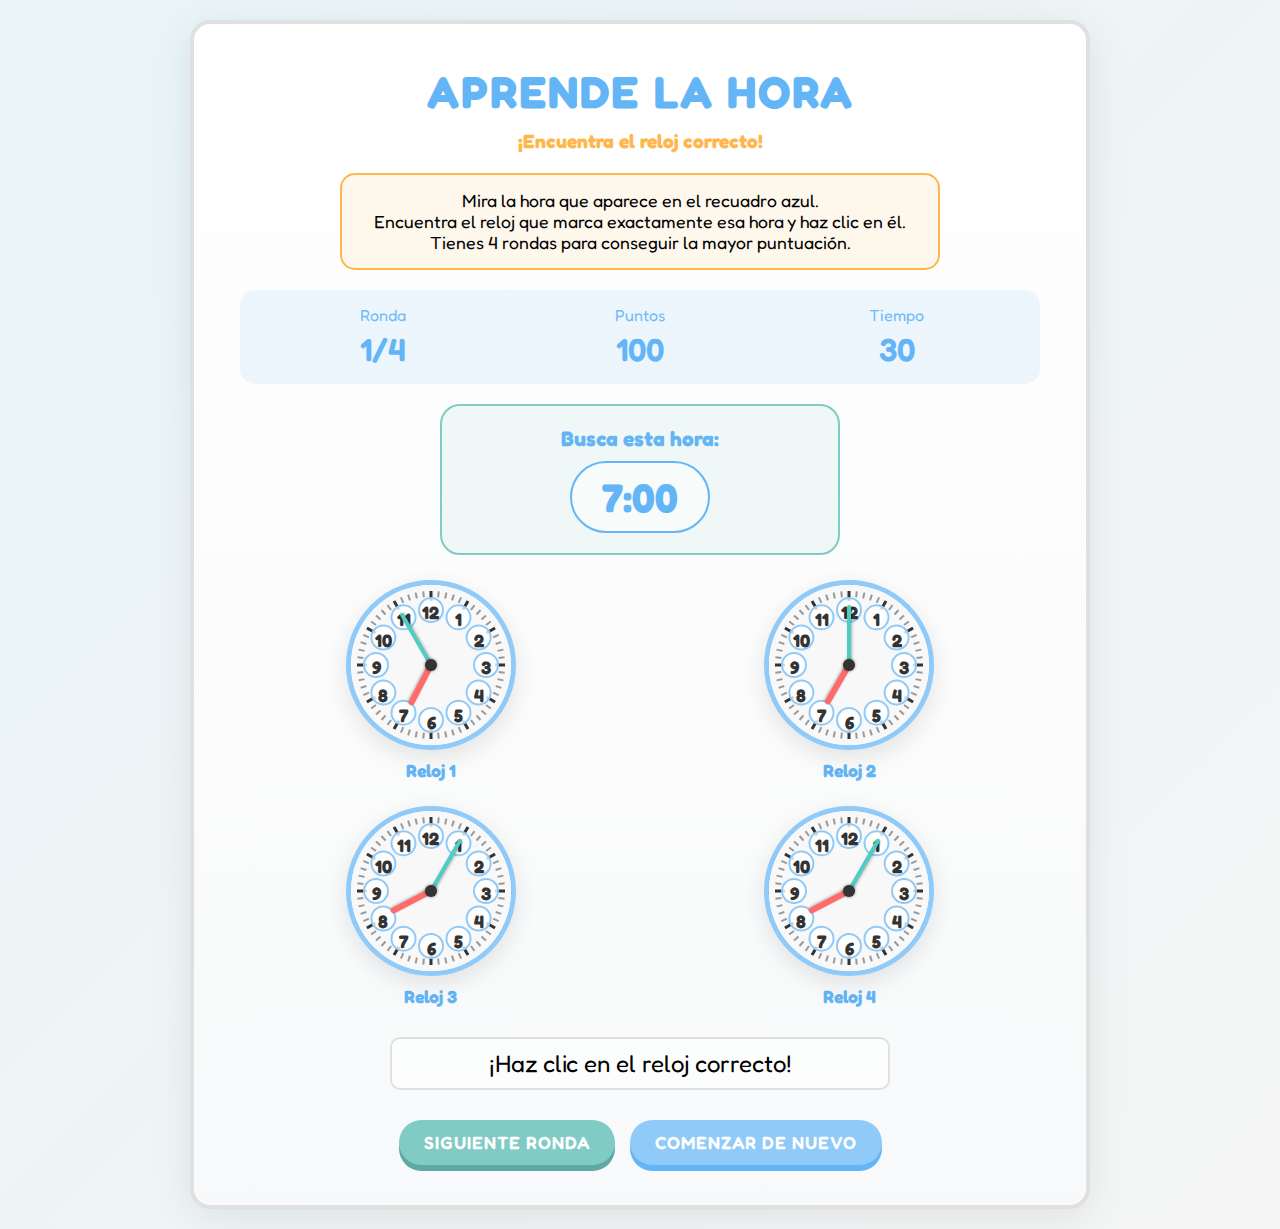
<file: Nivel 2/Etapa 3_relojes.html>
<!DOCTYPE html>
<html lang="es">
<head>
    <meta charset="UTF-8">
    <meta name="viewport" content="width=device-width, initial-scale=1.0">
    <title>Aprende la Hora - Juego para Niños</title>
    <link href="https://fonts.googleapis.com/css2?family=Fredoka:wght@300..700&display=swap" rel="stylesheet">
    <style>
        * {
            margin: 0;
            padding: 0;
            box-sizing: border-box;
            font-family: 'Fredoka', sans-serif;
        }

        body {
            background: linear-gradient(135deg, #E8F4F8 0%, #F5F5F5 100%);
            min-height: 100vh;
            display: flex;
            justify-content: center;
            align-items: center;
            padding: 20px;
        }

        .game-wrapper {
            width: 100%;
            max-width: 900px;
            background: linear-gradient(180deg, #FFFFFF 0%, #F8F9FA 100%);
            border: 4px solid #E0E0E0;
            border-radius: 20px;
            padding: 40px;
            box-shadow: 0 10px 40px rgba(0,0,0,0.08);
            text-align: center;
        }

        header {
            text-align: center;
            margin-bottom: 20px;
            width: 100%;
        }

        h1 {
            color: #64B5F6;
            font-size: 2.8em;
            margin-bottom: 10px;
            font-weight: 900;
            letter-spacing: 2px;
            text-transform: uppercase;
        }

        .subtitle {
            font-size: 1.2rem;
            margin-bottom: 15px;
            color: #FFB74D;
            font-weight: 700;
        }

        .instructions {
            background: rgba(255, 183, 77, 0.1);
            padding: 15px;
            border-radius: 15px;
            margin-bottom: 20px;
            max-width: 600px;
            text-align: center;
            font-size: 1.1rem;
            border: 2px solid #FFB74D;
            margin-left: auto;
            margin-right: auto;
        }

        .game-info {
            display: flex;
            justify-content: space-between;
            width: 100%;
            max-width: 800px;
            margin-bottom: 20px;
            background: rgba(100, 181, 246, 0.1);
            padding: 15px;
            border-radius: 15px;
            margin-left: auto;
            margin-right: auto;
        }

        .info-item {
            text-align: center;
            flex: 1;
        }

        .info-label {
            font-size: 1rem;
            opacity: 0.9;
            color: #64B5F6;
        }

        .info-value {
            font-size: 2rem;
            font-weight: 600;
            margin-top: 5px;
            color: #64B5F6;
        }

        .game-container {
            display: flex;
            flex-direction: column;
            align-items: center;
            width: 100%;
        }

        .target-time-container {
            background: rgba(128, 203, 196, 0.1);
            padding: 20px;
            border-radius: 20px;
            margin-bottom: 25px;
            text-align: center;
            border: 2px solid #80CBC4;
            width: 100%;
            max-width: 400px;
        }

        .target-label {
            font-size: 1.3rem;
            margin-bottom: 10px;
            color: #64B5F6;
            font-weight: 700;
        }

        .target-time {
            font-size: 2.5rem;
            font-weight: bold;
            background: rgba(255, 255, 255, 0.5);
            padding: 10px 30px;
            border-radius: 50px;
            display: inline-block;
            color: #64B5F6;
            border: 2px solid #64B5F6;
        }

        .clocks-container {
            display: grid;
            grid-template-columns: repeat(2, 1fr);
            gap: 25px;
            width: 100%;
            margin-bottom: 30px;
        }

        .clock {
            background-color: white;
            border-radius: 50%;
            width: 170px;
            height: 170px;
            position: relative;
            box-shadow: 0 8px 25px rgba(0, 0, 0, 0.1);
            cursor: pointer;
            transition: transform 0.3s, box-shadow 0.3s;
            justify-self: center;
            border: 5px solid #90CAF9;
        }

        .clock:hover {
            transform: scale(1.05);
            box-shadow: 0 12px 30px rgba(0, 0, 0, 0.15);
        }

        .clock-face {
            position: absolute;
            width: 100%;
            height: 100%;
            border-radius: 50%;
            background-color: #f8f8f8;
        }

        .hour-hand, .minute-hand {
            position: absolute;
            transform-origin: bottom center;
            left: 50%;
            bottom: 50%;
            transform: translateX(-50%);
            border-radius: 4px;
            z-index: 5;
        }

        .hour-hand {
            width: 6px;
            height: 45px;
            background-color: #FF6B6B;
            box-shadow: 1px 1px 3px rgba(0, 0, 0, 0.3);
        }

        .minute-hand {
            width: 4px;
            height: 60px;
            background-color: #4ECDC4;
            box-shadow: 1px 1px 3px rgba(0, 0, 0, 0.3);
        }

        .center-dot {
            position: absolute;
            width: 12px;
            height: 12px;
            background-color: #333;
            border-radius: 50%;
            top: 50%;
            left: 50%;
            transform: translate(-50%, -50%);
            z-index: 10;
            box-shadow: 0 0 3px rgba(0, 0, 0, 0.5);
        }

        .numbers {
            position: absolute;
            width: 100%;
            height: 100%;
            border-radius: 50%;
            color: #333;
            font-weight: bold;
        }

        .number {
            position: absolute;
            width: 100%;
            height: 100%;
            text-align: center;
            transform-origin: center;
        }

        .number span {
            display: inline-block;
            margin-top: 12px;
            font-size: 18px;
            font-weight: 700;
            width: 26px;
            height: 26px;
            line-height: 26px;
            border-radius: 50%;
            background-color: rgba(255, 255, 255, 0.8);
            border: 2px solid #90CAF9;
        }

        .minute-marks {
            position: absolute;
            width: 100%;
            height: 100%;
            border-radius: 50%;
        }

        .minute-mark {
            position: absolute;
            width: 100%;
            height: 100%;
            transform-origin: center;
        }

        .minute-mark::before {
            content: '';
            position: absolute;
            width: 2px;
            height: 6px;
            background-color: #999;
            top: 6px;
            left: 50%;
            transform: translateX(-50%);
        }

        .hour-mark::before {
            height: 10px;
            background-color: #333;
            width: 3px;
        }

        .feedback {
            font-size: 1.5rem;
            margin-bottom: 20px;
            min-height: 40px;
            text-align: center;
            transition: all 0.3s;
            padding: 10px 20px;
            border-radius: 10px;
            background: rgba(255, 255, 255, 0.5);
            width: 100%;
            max-width: 500px;
            border: 2px solid #E0E0E0;
        }

        .correct {
            color: #5FA8A3;
            background: rgba(128, 203, 196, 0.2);
            border: 2px solid #80CBC4;
        }

        .incorrect {
            color: #E57373;
            background: rgba(239, 154, 154, 0.2);
            border: 2px solid #EF9A9A;
        }

        .buttons {
            display: flex;
            gap: 15px;
            margin-top: 10px;
        }

        button {
            background: #80CBC4;
            color: white;
            border: none;
            padding: 12px 25px;
            font-size: 1.1rem;
            font-weight: 600;
            border-radius: 60px;
            cursor: pointer;
            transition: all 0.3s;
            box-shadow: 0 6px 0 #5FA8A3;
            text-transform: uppercase;
            letter-spacing: 1px;
        }

        button:hover {
            transform: translateY(-3px);
            box-shadow: 0 8px 0 #5FA8A3;
        }

        button:active {
            transform: translateY(2px);
            box-shadow: 0 3px 0 #5FA8A3;
        }

        #restart-btn {
            background: #90CAF9;
            box-shadow: 0 6px 0 #64B5F6;
        }

        #restart-btn:hover {
            box-shadow: 0 8px 0 #64B5F6;
        }

        #restart-btn:active {
            box-shadow: 0 3px 0 #64B5F6;
        }

        .game-over {
            text-align: center;
            background: rgba(255, 183, 77, 0.1);
            padding: 30px;
            border-radius: 20px;
            box-shadow: 0 8px 25px rgba(0, 0, 0, 0.1);
            max-width: 500px;
            width: 100%;
            border: 2px solid #FFB74D;
            margin: 0 auto;
        }

        .final-score {
            font-size: 3rem;
            margin: 20px 0;
            color: #64B5F6;
        }

        .hidden {
            display: none;
        }

        .clock-label {
            text-align: center;
            margin-top: 10px;
            font-size: 1.1rem;
            color: #64B5F6;
            font-weight: bold;
        }

        @media (max-width: 600px) {
            .game-wrapper {
                padding: 20px;
            }
            
            .clocks-container {
                grid-template-columns: 1fr;
            }
            
            .clock {
                width: 150px;
                height: 150px;
            }
            
            h1 {
                font-size: 2rem;
            }
            
            .target-time {
                font-size: 2rem;
            }
        }
    </style>
</head>
<body>
    <div class="game-wrapper">
        <header>
            <h1>Aprende la Hora</h1>
            <div class="subtitle">¡Encuentra el reloj correcto!</div>
        </header>

        <div class="instructions">
            <p>Mira la hora que aparece en el recuadro azul.</p>
            <p>Encuentra el reloj que marca exactamente esa hora y haz clic en él.</p>
            <p>Tienes 4 rondas para conseguir la mayor puntuación.</p>
        </div>

        <div class="game-info">
            <div class="info-item">
                <div class="info-label">Ronda</div>
                <div class="info-value" id="round">1/4</div>
            </div>
            <div class="info-item">
                <div class="info-label">Puntos</div>
                <div class="info-value" id="score">100</div>
            </div>
            <div class="info-item">
                <div class="info-label">Tiempo</div>
                <div class="info-value" id="timer">30</div>
            </div>
        </div>

        <div class="game-container" id="game-container">
            <div class="target-time-container">
                <div class="target-label">Busca esta hora:</div>
                <div class="target-time" id="target-time">00:00</div>
            </div>
            
            <div class="clocks-container" id="clocks-container">
                <!-- Los relojes se generarán dinámicamente -->
            </div>
            
            <div class="feedback" id="feedback">¡Haz clic en el reloj correcto!</div>
            
            <div class="buttons">
                <button id="next-btn">Siguiente Ronda</button>
                <button id="restart-btn">Comenzar de Nuevo</button>
            </div>
        </div>

        <div class="game-over hidden" id="game-over">
            <h2>¡Juego Terminado!</h2>
            <p>Tu puntuación final es:</p>
            <div class="final-score" id="final-score">0</div>
            <button id="play-again-btn">Jugar Otra Vez</button>
        </div>
    </div>

    <script>
        // Variables del juego
        let currentRound = 1;
        let score = 100;
        let timerValue = 30;
        let timerInterval;
        let correctClockIndex;
        let gameActive = true;

        // Elementos del DOM
        const roundElement = document.getElementById('round');
        const scoreElement = document.getElementById('score');
        const timerElement = document.getElementById('timer');
        const targetTimeElement = document.getElementById('target-time');
        const clocksContainer = document.getElementById('clocks-container');
        const feedbackElement = document.getElementById('feedback');
        const nextButton = document.getElementById('next-btn');
        const restartButton = document.getElementById('restart-btn');
        const gameContainer = document.getElementById('game-container');
        const gameOverContainer = document.getElementById('game-over');
        const finalScoreElement = document.getElementById('final-score');
        const playAgainButton = document.getElementById('play-again-btn');

        // Inicializar el juego
        function initGame() {
            currentRound = 1;
            score = 100;
            timerValue = 30;
            gameActive = true;
            
            updateUI();
            generateRound();
            startTimer();
        }

        // Actualizar la interfaz de usuario
        function updateUI() {
            roundElement.textContent = `${currentRound}/4`;
            scoreElement.textContent = score;
            timerElement.textContent = timerValue;
        }

        // Generar una nueva ronda
        function generateRound() {
            // Limpiar contenedor de relojes
            clocksContainer.innerHTML = '';
            feedbackElement.textContent = '¡Haz clic en el reloj correcto!';
            feedbackElement.className = 'feedback';
            
            // Generar hora objetivo (más simple para niños)
            const targetHour = Math.floor(Math.random() * 12);
            const targetMinute = Math.floor(Math.random() * 3) * 5; // Solo 0, 5, 10, 15, etc.
            const targetTimeString = `${targetHour}:${targetMinute.toString().padStart(2, '0')}`;
            targetTimeElement.textContent = targetTimeString;
            
            // Determinar qué reloj será el correcto
            correctClockIndex = Math.floor(Math.random() * 4);
            
            // Generar 4 relojes con horas diferentes
            for (let i = 0; i < 4; i++) {
                const clockWrapper = document.createElement('div');
                clockWrapper.className = 'clock-wrapper';
                
                const clock = document.createElement('div');
                clock.className = 'clock';
                clock.dataset.index = i;
                
                // Si es el reloj correcto, usar la hora objetivo
                if (i === correctClockIndex) {
                    clock.innerHTML = createClockHTML(targetHour, targetMinute);
                } else {
                    // Generar una hora incorrecta pero similar
                    let wrongHour, wrongMinute;
                    do {
                        wrongHour = targetHour + Math.floor(Math.random() * 3) - 1;
                        if (wrongHour < 0) wrongHour += 12;
                        if (wrongHour >= 12) wrongHour -= 12;
                        
                        wrongMinute = targetMinute + (Math.floor(Math.random() * 3) - 1) * 5;
                        if (wrongMinute < 0) wrongMinute += 60;
                        if (wrongMinute >= 60) wrongMinute -= 60;
                    } while (wrongHour === targetHour && wrongMinute === targetMinute);
                    
                    clock.innerHTML = createClockHTML(wrongHour, wrongMinute);
                }
                
                // Añadir etiqueta al reloj
                const clockLabel = document.createElement('div');
                clockLabel.className = 'clock-label';
                clockLabel.textContent = `Reloj ${i + 1}`;
                
                clockWrapper.appendChild(clock);
                clockWrapper.appendChild(clockLabel);
                
                clock.addEventListener('click', handleClockClick);
                clocksContainer.appendChild(clockWrapper);
            }
        }

        // Crear el HTML para un reloj
        function createClockHTML(hour, minute) {
            // Calcular ángulos para las manecillas
            const hourAngle = (hour % 12) * 30 + minute * 0.5; // 30 grados por hora + 0.5 grados por minuto
            const minuteAngle = minute * 6; // 6 grados por minuto
            
            // Crear números del reloj
            let numbersHTML = '';
            for (let i = 1; i <= 12; i++) {
                const angle = i * 30; // 30 grados por número
                numbersHTML += `<div class="number" style="transform: rotate(${angle}deg);"><span style="transform: rotate(-${angle}deg);">${i}</span></div>`;
            }
            
            // Crear marcas de minutos
            let minuteMarksHTML = '';
            for (let i = 0; i < 60; i++) {
                const angle = i * 6; // 6 grados por minuto
                const isHourMark = i % 5 === 0;
                minuteMarksHTML += `<div class="minute-mark ${isHourMark ? 'hour-mark' : ''}" style="transform: rotate(${angle}deg);"></div>`;
            }
            
            return `
                <div class="clock-face">
                    <div class="minute-marks">${minuteMarksHTML}</div>
                    <div class="numbers">${numbersHTML}</div>
                    <div class="hour-hand" style="transform: translateX(-50%) rotate(${hourAngle}deg);"></div>
                    <div class="minute-hand" style="transform: translateX(-50%) rotate(${minuteAngle}deg);"></div>
                    <div class="center-dot"></div>
                </div>
            `;
        }

        // Manejar clic en un reloj
        function handleClockClick(event) {
            if (!gameActive) return;
            
            const clickedIndex = parseInt(event.currentTarget.dataset.index);
            
            if (clickedIndex === correctClockIndex) {
                // Respuesta correcta
                feedbackElement.textContent = '¡Correcto! +25 puntos';
                feedbackElement.className = 'feedback correct';
                score += 25;
            } else {
                // Respuesta incorrecta
                feedbackElement.textContent = 'Incorrecto. -10 puntos. ¡Sigue intentando!';
                feedbackElement.className = 'feedback incorrect';
                score -= 10;
                if (score < 0) score = 0;
            }
            
            updateUI();
            gameActive = false;
            clearInterval(timerInterval);
            
            // Resaltar el reloj correcto
            const clocks = document.querySelectorAll('.clock');
            clocks[correctClockIndex].style.boxShadow = '0 0 0 4px #80CBC4, 0 0 20px #80CBC4';
            clocks[correctClockIndex].style.border = '5px solid #80CBC4';
            
            // Oscurecer los relojes incorrectos
            clocks.forEach((clock, index) => {
                if (index !== correctClockIndex) {
                    clock.style.opacity = '0.6';
                    clock.style.cursor = 'default';
                }
            });
        }

        // Iniciar temporizador
        function startTimer() {
            clearInterval(timerInterval);
            timerValue = 30;
            timerElement.textContent = timerValue;
            
            timerInterval = setInterval(() => {
                timerValue--;
                timerElement.textContent = timerValue;
                
                if (timerValue <= 10) {
                    timerElement.style.color = '#FF6B6B';
                }
                
                if (timerValue <= 0) {
                    clearInterval(timerInterval);
                    if (gameActive) {
                        feedbackElement.textContent = '¡Tiempo agotado! -15 puntos. ¡Más rápido la próxima vez!';
                        feedbackElement.className = 'feedback incorrect';
                        score -= 15;
                        if (score < 0) score = 0;
                        updateUI();
                        gameActive = false;
                        
                        // Resaltar el reloj correcto
                        const clocks = document.querySelectorAll('.clock');
                        clocks[correctClockIndex].style.boxShadow = '0 0 0 4px #80CBC4, 0 0 20px #80CBC4';
                        clocks[correctClockIndex].style.border = '5px solid #80CBC4';
                        
                        // Oscurecer todos los relojes
                        clocks.forEach(clock => {
                            clock.style.opacity = '0.6';
                            clock.style.cursor = 'default';
                        });
                    }
                }
            }, 1000);
        }

        // Avanzar a la siguiente ronda
        function nextRound() {
            if (currentRound >= 4) {
                endGame();
                return;
            }
            
            currentRound++;
            gameActive = true;
            updateUI();
            timerElement.style.color = '#64B5F6';
            generateRound();
            startTimer();
        }

        // Terminar el juego
        function endGame() {
            gameContainer.classList.add('hidden');
            gameOverContainer.classList.remove('hidden');
            finalScoreElement.textContent = score;
            
            let message = '';
            if (score >= 150) {
                message = '¡Excelente! Eres un experto en relojes.';
            } else if (score >= 100) {
                message = '¡Muy bien! Sabes leer la hora perfectamente.';
            } else if (score >= 50) {
                message = '¡Buen trabajo! Sigue practicando.';
            } else {
                message = '¡Sigue intentándolo! La práctica hace al maestro.';
            }
            
            document.querySelector('.game-over p:last-child').textContent = message;
        }

        // Event Listeners
        nextButton.addEventListener('click', nextRound);
        
        restartButton.addEventListener('click', () => {
            gameContainer.classList.remove('hidden');
            gameOverContainer.classList.add('hidden');
            initGame();
        });
        
        playAgainButton.addEventListener('click', () => {
            gameContainer.classList.remove('hidden');
            gameOverContainer.classList.add('hidden');
            initGame();
        });

        // Iniciar el juego al cargar la página
        window.addEventListener('load', initGame);
    </script>
</body>
</html>
</file>
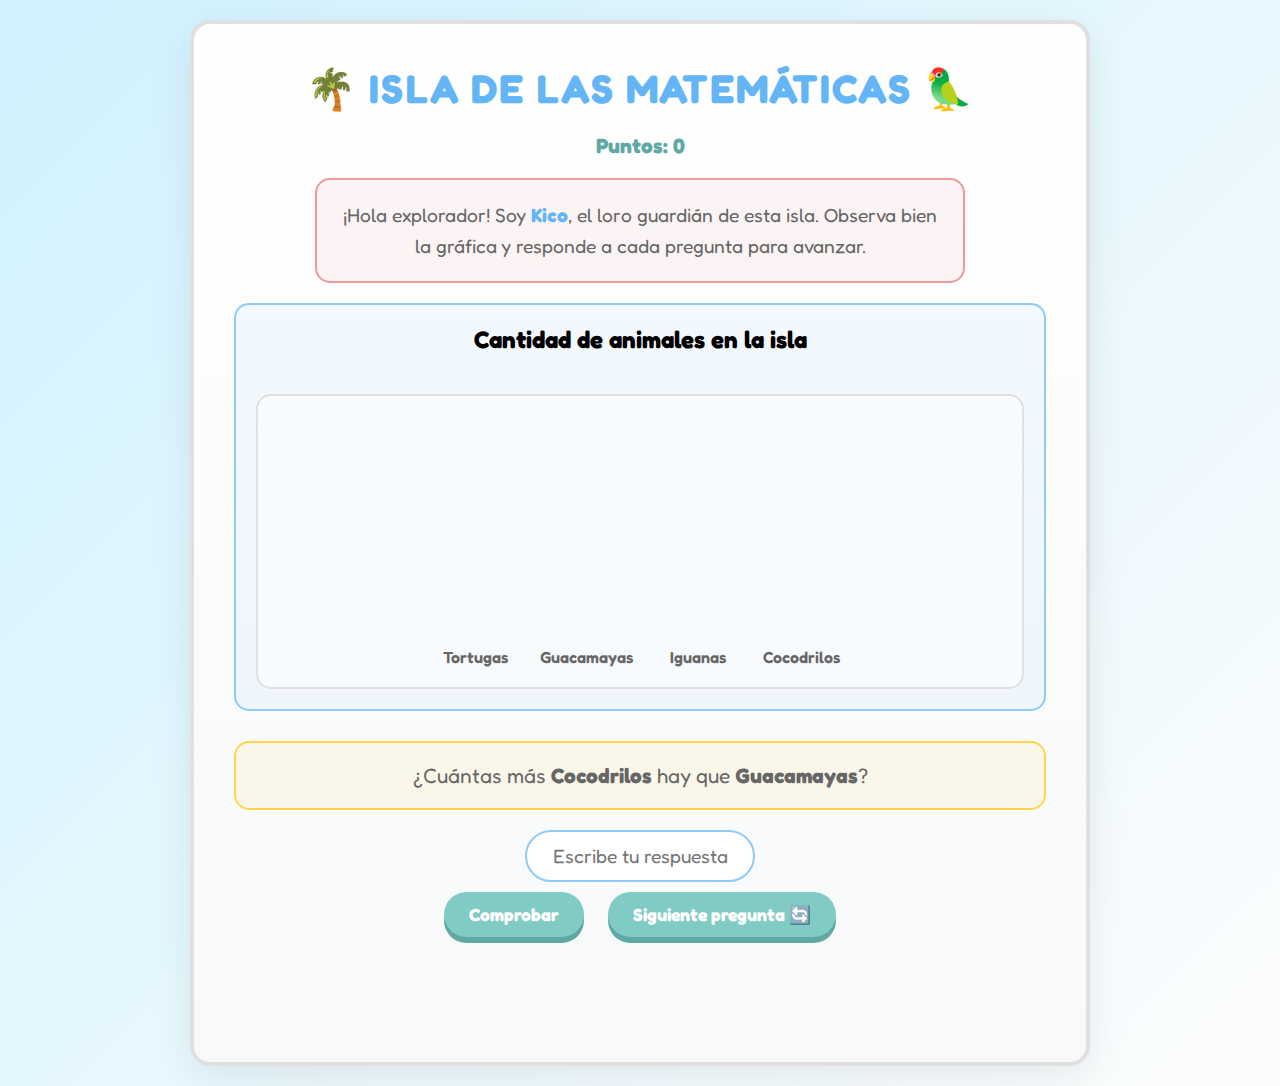
<file: Nivel 2/Etapa 4_graficas.html>
<!DOCTYPE html>
<html lang="es">
<head>
    <meta charset="UTF-8">
    <meta name="viewport" content="width=device-width, initial-scale=1.0">
    <title>Isla de las Matemáticas - Gráficas Interactivas</title>
    <link href="https://fonts.googleapis.com/css2?family=Fredoka:wght@300..700&display=swap" rel="stylesheet">

    <style>
        * {
            margin: 0;
            padding: 0;
            box-sizing: border-box;
            font-family: 'Fredoka', sans-serif;
        }

        body {
            background: linear-gradient(135deg, #D0F2FF 0%, #FDFDFD 100%);
            min-height: 100vh;
            display: flex;
            justify-content: center;
            align-items: center;
            padding: 20px;
        }

        .game-container {
            width: 100%;
            max-width: 900px;
            background: linear-gradient(180deg, #FFFFFF 0%, #F8F9FA 100%);
            border: 4px solid #E0E0E0;
            border-radius: 20px;
            padding: 40px;
            box-shadow: 0 10px 40px rgba(0,0,0,0.08);
            text-align: center;
        }

        h1 {
            color: #64B5F6;
            font-size: 2.5em;
            margin-bottom: 20px;
            font-weight: 900;
            letter-spacing: 2px;
            text-transform: uppercase;
        }

        #puntos {
            margin-top: 10px;
            font-size: 1.3em;
            color: #5FA8A3;
            font-weight: bold;
        }

        #historia {
            background: rgba(239, 154, 154, 0.1);
            padding: 20px;
            border-radius: 15px;
            color: #666;
            max-width: 650px;
            margin: 20px auto;
            font-size: 1.2em;
            line-height: 1.6;
            border: 2px solid #EF9A9A;
        }

        #historia b {
            color: #64B5F6;
        }

        .graph-section {
            background: rgba(144, 202, 249, 0.1);
            padding: 20px;
            border-radius: 15px;
            margin: 20px 0;
            border: 2px solid #90CAF9;
        }

        #contenedor-grafica {
            margin-top: 40px;
            display: flex;
            justify-content: center;
            gap: 30px;
            align-items: flex-end;
            position: relative;
            padding: 20px;
            background: rgba(255, 255, 255, 0.5);
            border-radius: 15px;
            border: 2px solid #E0E0E0;
        }

        .barra {
            width: 70px;
            background: #80CBC4;
            border-radius: 8px 8px 0 0;
            color: white;
            font-weight: bold;
            display: flex;
            align-items: flex-end;
            justify-content: center;
            padding-bottom: 5px;
            box-shadow: 0 4px 0 #5FA8A3;
            transform: scaleY(0);
            animation: crecer 0.8s ease-out forwards;
        }

        @keyframes crecer {
            from { transform: scaleY(0); }
            to { transform: scaleY(1); }
        }

        .etiqueta {
            margin-top: 6px;
            font-size: 16px;
            color: #666;
            font-weight: 600;
        }

        #pregunta {
            margin-top: 30px;
            background: rgba(255, 213, 79, 0.1);
            padding: 20px;
            border-radius: 15px;
            font-size: 1.3em;
            border: 2px solid #FFD54F;
            color: #666;
        }

        #respuesta {
            margin-top: 20px;
            font-size: 1.2em;
            padding: 12px 20px;
            width: 230px;
            border-radius: 60px;
            border: 2px solid #90CAF9;
            background: white;
            text-align: center;
        }

        button {
            margin-top: 10px;
            background: #80CBC4;
            color: white;
            border: none;
            padding: 12px 25px;
            border-radius: 60px;
            cursor: pointer;
            font-size: 1.1em;
            font-weight: 700;
            transition: 0.3s;
            box-shadow: 0 6px 0 #5FA8A3;
            margin: 10px;
        }

        button:hover {
            transform: translateY(-3px);
            box-shadow: 0 8px 0 #5FA8A3;
        }

        #mensaje {
            margin-top: 15px;
            font-size: 1.3em;
            font-weight: bold;
            padding: 15px;
            border-radius: 10px;
            min-height: 60px;
        }

        .correcto {
            color: #5FA8A3;
            background: rgba(128, 203, 196, 0.1);
            border: 2px solid #80CBC4;
        }

        .incorrecto {
            color: #E57373;
            background: rgba(239, 154, 154, 0.1);
            border: 2px solid #EF9A9A;
        }

        @media (max-width: 768px) {
            .barra { width: 50px; }
            h1 { font-size: 2em; }
        }
    </style>
</head>

<body>

<div class="game-container">
    <h1>🌴 Isla de las Matemáticas 🦜</h1>
    <div id="puntos">Puntos: 0</div>

    <div id="historia">
        ¡Hola explorador! Soy <b>Kico</b>, el loro guardián de esta isla.
        Observa bien la gráfica y responde a cada pregunta para avanzar.
    </div>

    <div class="graph-section">
        <h2>Cantidad de animales en la isla</h2>

        <div id="contenedor-grafica"></div>
    </div>

    <div id="pregunta"></div>
    <input type="text" id="respuesta" placeholder="Escribe tu respuesta">
    
    <br>
    <button onclick="verificar()">Comprobar</button>
    <button onclick="nuevaPregunta()">Siguiente pregunta 🔄</button>

    <div id="mensaje"></div>
</div>

<script>
    const datos = [
        { animal: "Tortugas", cantidad: 6 },
        { animal: "Guacamayas", cantidad: 9 },
        { animal: "Iguanas", cantidad: 4 },
        { animal: "Cocodrilos", cantidad: 7 }
    ];

    let puntos = 0;
    let preguntasRespondidas = 0;
    const totalPreguntas = 7;
    let preguntaAnterior = "";

    const mensajesCorrecto = [
        "¡Genial! ¡Eres un maestro de las gráficas! 🌟",
        "¡Correcto! ¡Kico está muy orgulloso! 🦜",
        "¡Bien hecho explorador! 💪",
        "¡Siiii! ¡Respuesta perfecta! 🎉"
    ];

    const mensajesIncorrecto = [
        "Uuuy… Kico cree que puedes observar mejor 👀",
        "No es correcto… intenta fijarte en las barras",
        "Casi, casi… ¡no te rindas! 💛"
    ];

    // Crear barras
    const cont = document.getElementById("contenedor-grafica");
    datos.forEach(d => {
        const c = document.createElement("div");
        c.style.textAlign = "center";

        const b = document.createElement("div");
        b.className = "barra";
        b.style.height = (d.cantidad * 25) + "px";
        b.textContent = d.cantidad;

        const etiqueta = document.createElement("div");
        etiqueta.className = "etiqueta";
        etiqueta.textContent = d.animal;

        c.appendChild(b);
        c.appendChild(etiqueta);
        cont.appendChild(c);
    });

    let preguntaActual = {};
    const cajaPregunta = document.getElementById("pregunta");
    const cajaRespuesta = document.getElementById("respuesta");
    const cajaMensaje = document.getElementById("mensaje");

    function nuevaPregunta() {
        if (preguntasRespondidas >= totalPreguntas) {
            return finalDelJuego();
        }

        cajaMensaje.innerHTML = "";
        cajaMensaje.className = "";
        cajaRespuesta.value = "";

        let tipo;
        do {
            tipo = Math.floor(Math.random()*4);
        } while (tipo === preguntaAnterior);
        preguntaAnterior = tipo;

        if (tipo === 0) {
            preguntaActual = datos[Math.floor(Math.random()*datos.length)];
            cajaPregunta.innerHTML = `¿Cuántas <b>${preguntaActual.animal}</b> hay en la isla?`;
        }
        else if (tipo === 1) {
            let a = datos[Math.floor(Math.random()*datos.length)];
            let b = datos[Math.floor(Math.random()*datos.length)];
            while (a === b) b = datos[Math.floor(Math.random()*datos.length)];

            preguntaActual = { tipo: "comparacion", a, b };
            cajaPregunta.innerHTML = `¿Cuál hay más: <b>${a.animal}</b> o <b>${b.animal}</b>?`;
        }
        else if (tipo === 2) {
            let a = datos[Math.floor(Math.random()*datos.length)];
            let b = datos[Math.floor(Math.random()*datos.length)];

            preguntaActual = { tipo: "diferencia", a, b };
            cajaPregunta.innerHTML =
                `¿Cuántas más <b>${a.animal}</b> hay que <b>${b.animal}</b>?`;
        }
        else {
            let total = datos.reduce((s,d)=>s+d.cantidad,0);
            preguntaActual = { tipo: "total", total };
            cajaPregunta.innerHTML = `¿Cuántos animales hay en total en la isla?`;
        }
    }

    function verificar() {
        if (preguntasRespondidas >= totalPreguntas) return;

        let r = cajaRespuesta.value.trim();
        preguntasRespondidas++;

        let correcto = false;

        if (preguntaActual.cantidad !== undefined) {
            correcto = (r == preguntaActual.cantidad);
        }
        else if (preguntaActual.tipo === "comparacion") {
            let mayor = preguntaActual.a.cantidad > preguntaActual.b.cantidad ?
                        preguntaActual.a.animal : preguntaActual.b.animal;

            correcto = (r.toLowerCase() === mayor.toLowerCase());
        }
        else if (preguntaActual.tipo === "diferencia") {
            let dif = Math.abs(preguntaActual.a.cantidad - preguntaActual.b.cantidad);
            correcto = (r == dif);
        }
        else if (preguntaActual.tipo === "total") {
            correcto = (r == preguntaActual.total);
        }

        if (correcto) mostrarCorrecto();
        else mostrarIncorrecto();

        setTimeout(nuevaPregunta, 1200);
    }

    function mostrarCorrecto() {
        puntos++;
        document.getElementById("puntos").textContent = `Puntos: ${puntos}`;
        cajaMensaje.innerHTML = mensajesCorrecto[Math.floor(Math.random()*mensajesCorrecto.length)];
        cajaMensaje.className = "correcto";
    }

    function mostrarIncorrecto() {
        cajaMensaje.innerHTML = mensajesIncorrecto[Math.floor(Math.random()*mensajesIncorrecto.length)];
        cajaMensaje.className = "incorrecto";
    }

    function finalDelJuego() {
        cajaPregunta.innerHTML = "";
        document.getElementById("respuesta").style.display = "none";
        document.querySelectorAll("button").forEach(btn=> btn.style.display="none");

        cajaMensaje.innerHTML = `
            🎉 ¡Has completado tu aventura!<br><br>
            Respuestas correctas: <b>${puntos} de ${totalPreguntas}</b><br><br>
            Kico te felicita, gran explorador. 🦜✨
        `;
        cajaMensaje.className = "correcto";

        let reiniciar = document.createElement("button");
        reiniciar.textContent = "Jugar otra vez 🔁";
        reiniciar.style.marginTop = "20px";
        reiniciar.style.display = "block";
        reiniciar.onclick = () => location.reload();
        document.querySelector('.game-container').appendChild(reiniciar);
    }

    nuevaPregunta();
</script>

</body>
</html>
</file>
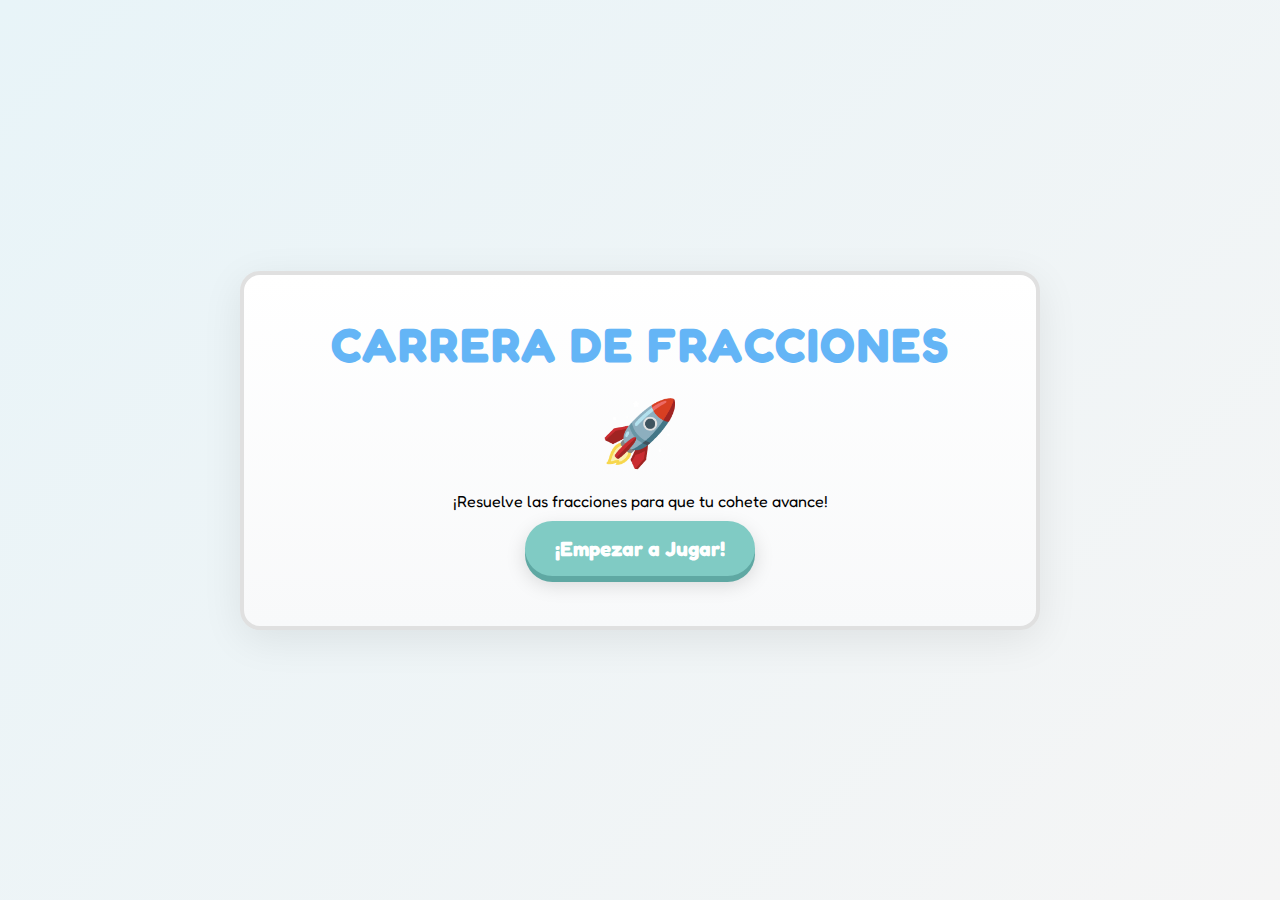
<file: Nivel 3/Etapa 1_fracciones.html>
<!DOCTYPE html>
<html lang="es">
<head>
    <meta charset="UTF-8">
    <meta name="viewport" content="width=device-width, initial-scale=1.0">
    <title>Carrera de Fracciones</title>
    <link href="https://fonts.googleapis.com/css2?family=Fredoka:wght@300..700&display=swap" rel="stylesheet">
    <style>
        * {
            margin: 0;
            padding: 0;
            box-sizing: border-box;
            font-family: 'Fredoka', sans-serif;
        }

        body {
            background: linear-gradient(135deg, #E8F4F8 0%, #F5F5F5 100%);
            min-height: 100vh;
            display: flex;
            justify-content: center;
            align-items: center;
            padding: 20px;
        }

        #game-container {
            width: 100%;
            max-width: 800px;
            background: linear-gradient(180deg, #FFFFFF 0%, #F8F9FA 100%);
            border: 4px solid #E0E0E0;
            border-radius: 20px;
            padding: 40px;
            box-shadow: 0 10px 40px rgba(0,0,0,0.08);
            text-align: center;
        }

        .screen {
            display: none;
        }

        .screen.active {
            display: block;
            animation: fadeIn 0.5s ease-in-out;
        }

        @keyframes fadeIn {
            from { opacity: 0; transform: scale(0.9); }
            to { opacity: 1; transform: scale(1); }
        }

        h1 {
            color: #64B5F6;
            font-size: 3em;
            margin-bottom: 20px;
            font-weight: 900;
            letter-spacing: 2px;
            text-transform: uppercase;
        }

        h2 {
            font-size: 1.8em;
            margin-bottom: 20px;
            color: #FFB74D;
            font-weight: 700;
        }

        .start-icon, .end-icon {
            margin: 20px 0;
            font-size: 4em;
        }

        .btn {
            font-family: 'Fredoka', sans-serif;
            font-size: 1.3em;
            padding: 15px 30px;
            border: none;
            border-radius: 60px;
            background: #80CBC4;
            color: white;
            cursor: pointer;
            transition: all 0.2s ease;
            font-weight: 700;
            box-shadow: 0 6px 0 #5FA8A3, 0 8px 20px rgba(0,0,0,0.15);
            margin: 10px;
        }

        .btn:hover {
            transform: translateY(-3px);
            box-shadow: 0 8px 0 #5FA8A3, 0 12px 25px rgba(0,0,0,0.2);
        }

        .btn:active {
            transform: translateY(2px);
            box-shadow: 0 3px 0 #5FA8A3, 0 5px 15px rgba(0,0,0,0.15);
        }

        .btn-grid {
            display: grid;
            grid-template-columns: repeat(2, 1fr);
            gap: 15px;
            margin-top: 20px;
        }

        .answer-btn {
            font-size: 1.2em;
            padding: 20px;
            background: #90CAF9;
            box-shadow: 0 6px 0 #64B5F6, 0 8px 20px rgba(0,0,0,0.15);
        }

        .answer-btn:hover {
            background: #90CAF9;
            box-shadow: 0 8px 0 #64B5F6, 0 12px 25px rgba(0,0,0,0.2);
        }

        .answer-btn.correct {
            background: #80CBC4;
            box-shadow: 0 6px 0 #5FA8A3, 0 8px 20px rgba(0,0,0,0.15);
        }

        .answer-btn.wrong {
            background: #EF9A9A;
            box-shadow: 0 6px 0 #E57373, 0 8px 20px rgba(0,0,0,0.15);
        }

        #race-track {
            width: 100%;
            height: 60px;
            background-color: #f0f0f0;
            border: 3px dashed #ccc;
            border-radius: 30px;
            margin: 30px 0;
            position: relative;
            box-sizing: border-box;
        }

        #player {
            font-size: 40px;
            position: absolute;
            left: 0;
            top: 50%;
            transform: translateY(-50%);
            transition: left 0.5s ease-in-out;
        }

        .finish-line {
            font-size: 40px;
            position: absolute;
            right: 10px;
            top: 50%;
            transform: translateY(-50%);
        }

        #game-header {
            display: flex;
            justify-content: space-between;
            font-size: 1.2em;
            font-weight: bold;
            color: #FFB74D;
            margin-bottom: 20px;
        }

        #feedback {
            margin-top: 20px;
            font-size: 1.5em;
            font-weight: bold;
            height: 30px;
        }

        #feedback.correct {
            color: #5FA8A3;
        }

        #feedback.wrong {
            color: #E57373;
        }

        /* CAMBIO CLAVE: Ocultar el modal de subir de nivel */
        .modal-container {
            display: none !important; 
        }
    </style>
</head>
<body>

    <div id="game-container">
        <div id="start-screen" class="screen active">
            <h1>Carrera de Fracciones</h1>
            <div class="start-icon">🚀</div>
            <p>¡Resuelve las fracciones para que tu cohete avance!</p>
            <button id="start-button" class="btn">¡Empezar a Jugar!</button>
        </div>

        <div id="game-screen" class="screen">
            <div id="game-header">
                <div id="level-indicator">Nivel 1</div>
                <div id="question-counter">Pregunta 1/10</div>
            </div>
            
            <div id="race-track">
                <div id="player" class="player-rocket">🚀</div>
                <div class="finish-line">🏁</div>
            </div>

            <div id="quiz-container">
                <h2 id="question-text">Aquí va la pregunta...</h2>
                <div id="answer-buttons" class="btn-grid">
                </div>
            </div>
            
            <div id="feedback" class=""></div>
        </div>

        <div id="end-screen" class="screen">
            <h1>¡Carrera Terminada!</h1>
            <p id="final-score">Has respondido correctamente X de 10 preguntas.</p>
            <div class="end-icon">🏆</div>
            <button id="restart-button" class="btn">Jugar de Nuevo</button>
        </div>
    </div>
    
    <div id="level-up-modal" class="modal-container">
        <div class="modal-content">
            <div style="font-size: 4em; margin-bottom: 20px;">⭐</div>
            <h2 id="level-up-text">¡Felicidades!</h2>
            <p>¡Has avanzado al siguiente nivel!</p>
            <button id="continue-button" class="btn">Continuar</button>
        </div>
    </div>

    <script>
    document.addEventListener('DOMContentLoaded', () => {
        
        const startButton = document.getElementById('start-button');
        const restartButton = document.getElementById('restart-button');
        // const continueButton = document.getElementById('continue-button'); // Ya no es necesario
        const startScreen = document.getElementById('start-screen');
        const gameScreen = document.getElementById('game-screen');
        const endScreen = document.getElementById('end-screen');
        // const levelUpModal = document.getElementById('level-up-modal'); // Ya no es necesario
        // const levelUpText = document.getElementById('level-up-text'); // Ya no es necesario

        const questionText = document.getElementById('question-text');
        const answerButtons = document.getElementById('answer-buttons');
        const feedback = document.getElementById('feedback');
        const player = document.getElementById('player');
        const raceTrack = document.getElementById('race-track');
        
        const levelIndicator = document.getElementById('level-indicator');
        const questionCounter = document.getElementById('question-counter');
        const finalScore = document.getElementById('final-score');

        // --- PREGUNTAS DE FRACCIONES ---
        const questions = [
            // Nivel 1 (Conceptos básicos y sumas simples)
            { level: 1, question: '¿Qué fracción representa la mitad de una pizza?', answers: [{ text: '1/2', correct: true }, { text: '1/4', correct: false }, { text: '2/1', correct: false }, { text: '1/3', correct: false }] },
            { level: 1, question: 'Si divides un pastel en 4 trozos, ¿qué es un trozo?', answers: [{ text: '1/3', correct: false }, { text: '1/4', correct: true }, { text: '4/1', correct: false }, { text: '1/2', correct: false }] },
            { level: 1, question: '¿Cuánto es 1/4 + 1/4?', answers: [{ text: '1/8', correct: false }, { text: '2/4', correct: true }, { text: '1/4', correct: false }, { text: '2/8', correct: false }] },
            { level: 1, question: '¿Cuánto es 2/5 + 1/5?', answers: [{ text: '3/5', correct: true }, { text: '3/10', correct: false }, { text: '1/5', correct: false }, { text: '2/5', correct: false }] },
            { level: 1, question: '¿Qué fracción es más grande: 1/2 o 1/3?', answers: [{ text: '1/3', correct: false }, { text: 'Son iguales', correct: false }, { text: '1/2', correct: true }, { text: 'Ninguna', correct: false }] },
            // Nivel 2 (Fracción de un número y restas simples)
            { level: 2, question: '¿Cuánto es 1/2 de 10?', answers: [{ text: '10', correct: false }, { text: '5', correct: true }, { text: '2', correct: false }, { text: '20', correct: false }] },
            { level: 2, question: '¿Cuánto es 1/3 de 9?', answers: [{ text: '9', correct: false }, { text: '3', correct: true }, { text: '6', correct: false }, { text: '12', correct: false }] },
            { level: 2, question: '¿Cuánto es 1/4 de 20?', answers: [{ text: '4', correct: false }, { text: '5', correct: true }, { text: '10', correct: false }, { text: '20', correct: false }] },
            { level: 2, question: '¿Cuánto es 3/4 - 1/4?', answers: [{ text: '4/4', correct: false }, { text: '2/4', correct: true }, { text: '2/0', correct: false }, { text: '1/4', correct: false }] },
            { level: 2, question: '¿Cuánto es 5/8 - 2/8?', answers: [{ text: '7/8', correct: false }, { text: '3/8', correct: true }, { text: '3/0', correct: false }, { text: '3/16', correct: false }] }
        ];
        // --- FIN DE PREGUNTAS ---

        let currentQuestionIndex;
        let score;
        const TOTAL_QUESTIONS = 10;

        function startGame() {
            currentQuestionIndex = 0;
            score = 0;
            player.style.left = '0%';
            startScreen.classList.remove('active');
            endScreen.classList.remove('active');
            gameScreen.classList.add('active');
            showNextQuestion();
        }
        
        function shuffleArray(array) {
            for (let i = array.length - 1; i > 0; i--) {
                const j = Math.floor(Math.random() * (i + 1));
                [array[i], array[j]] = [array[j], array[i]];
            }
            return array;
        }

        function showNextQuestion() {
            resetState();
            if (currentQuestionIndex < TOTAL_QUESTIONS) {
                const currentQuestion = questions[currentQuestionIndex];
                questionText.innerText = currentQuestion.question;
                levelIndicator.innerText = `Nivel ${currentQuestion.level}`;
                questionCounter.innerText = `Pregunta ${currentQuestionIndex + 1}/${TOTAL_QUESTIONS}`;
                
                const shuffledAnswers = shuffleArray([...currentQuestion.answers]);

                shuffledAnswers.forEach(answer => {
                    const button = document.createElement('button');
                    button.innerText = answer.text;
                    button.classList.add('btn', 'answer-btn');
                    if (answer.correct) {
                        button.dataset.correct = answer.correct;
                    }
                    button.addEventListener('click', selectAnswer);
                    answerButtons.appendChild(button);
                });
            } else {
                endGame();
            }
        }

        function resetState() {
            feedback.innerText = '';
            feedback.className = 'feedback';
            while (answerButtons.firstChild) {
                answerButtons.removeChild(answerButtons.firstChild);
            }
        }

        function selectAnswer(e) {
            const selectedButton = e.target;
            const correct = selectedButton.dataset.correct === 'true';

            Array.from(answerButtons.children).forEach(button => {
                setStatusClass(button, button.dataset.correct);
                button.disabled = true;
            });

            if (correct) {
                score++;
                feedback.innerText = '¡Correcto!';
                feedback.classList.add('correct');
                movePlayer();
            } else {
                feedback.innerText = '¡Inténtalo de nuevo!';
                feedback.classList.add('wrong');
            }

            setTimeout(() => {
                currentQuestionIndex++;
                
                // CAMBIO CLAVE: Se eliminó la lógica de showLevelUpModal() y ahora solo se llama a showNextQuestion().
                showNextQuestion();
                
            }, 1500);
        }

        function movePlayer() {
            const trackWidth = raceTrack.offsetWidth;
            const playerWidth = player.offsetWidth;
            const maxPosition = trackWidth - playerWidth - 20;
            const newPosition = (score / TOTAL_QUESTIONS) * maxPosition;
            player.style.left = `${newPosition}px`;
        }

        function setStatusClass(element, correct) {
            // El color naranja de los botones del modal al continuar se ha eliminado ya que no hay modal.
            if (correct) {
                element.classList.add('correct');
            } else {
                element.classList.add('wrong');
            }
        }
        
        // Se ELIMINÓ la función showLevelUpModal(level) y sus usos.

        function endGame() {
            gameScreen.classList.remove('active');
            endScreen.classList.add('active');
            // CAMBIO CLAVE: Se añade el mensaje "¡Felicidades!" al score final
            finalScore.innerText = `¡Felicidades! Has respondido correctamente ${score} de ${TOTAL_QUESTIONS} preguntas.`;
        }

        startButton.addEventListener('click', startGame);
        restartButton.addEventListener('click', startGame);
        // Se ELIMINÓ el listener de 'continueButton'.
    });
    </script>
</body>
</html>
</file>
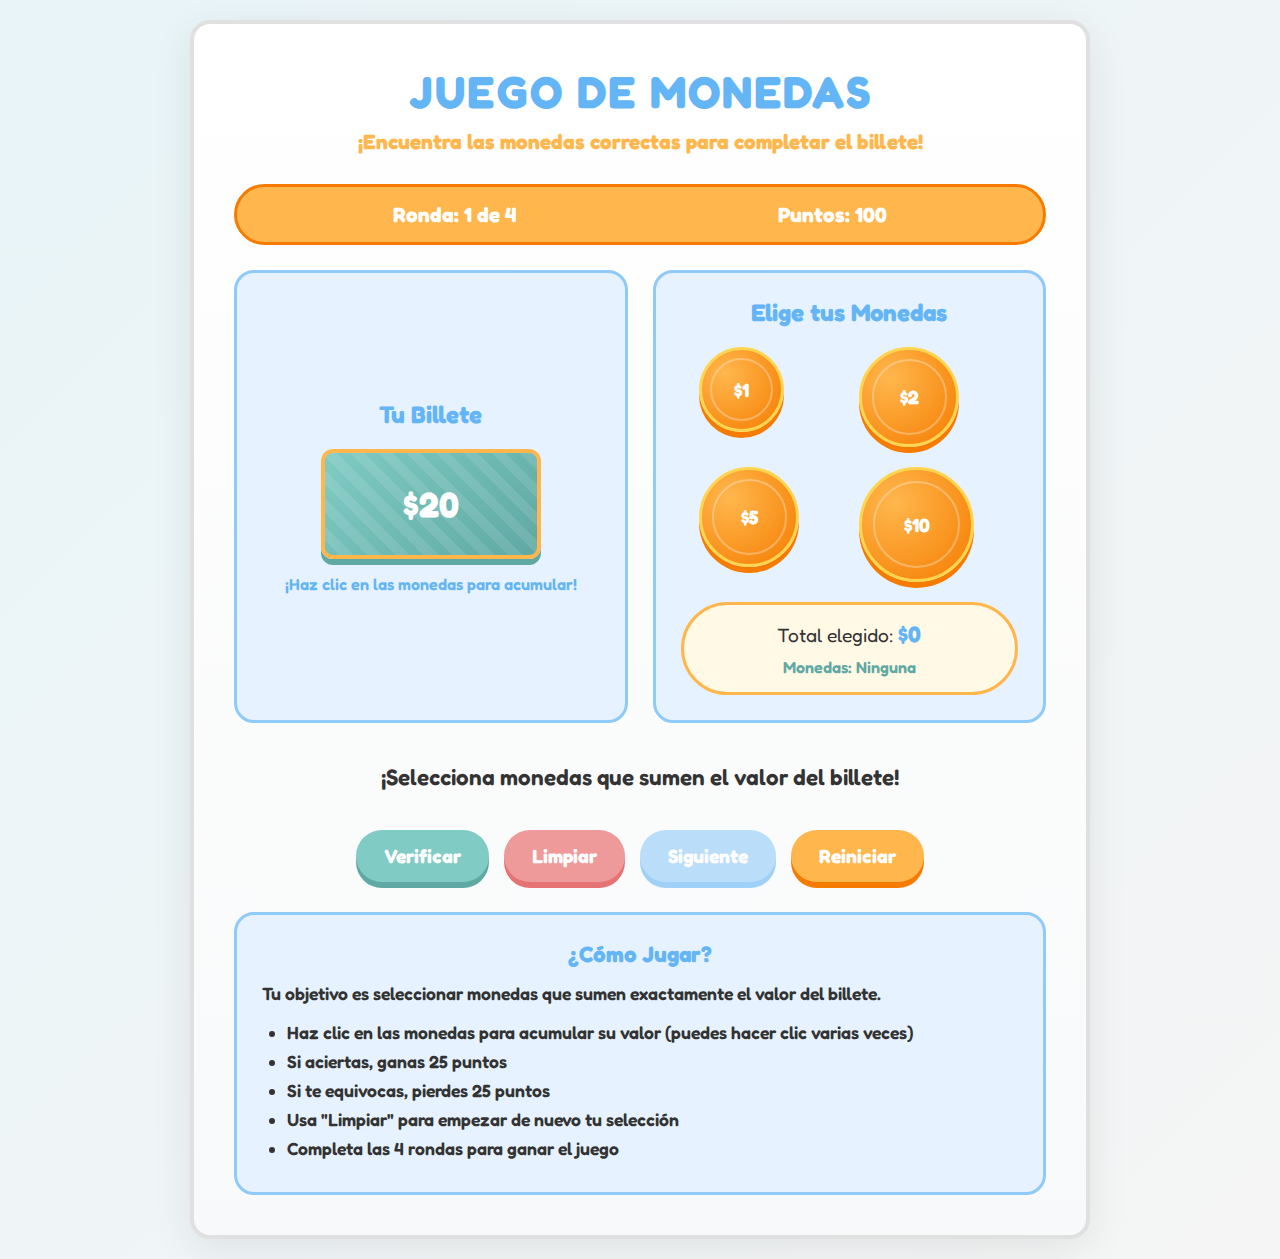
<file: Nivel 3/Etapa 2_monedas.html>
<!DOCTYPE html>
<html lang="es">
<head>
    <meta charset="UTF-8">
    <meta name="viewport" content="width=device-width, initial-scale=1.0">
    <title>Juego de Monedas para Niños</title>
    <link href="https://fonts.googleapis.com/css2?family=Fredoka:wght@400;500;600;700&display=swap" rel="stylesheet">
    <style>
        * {
            margin: 0;
            padding: 0;
            box-sizing: border-box;
            font-family: 'Fredoka', sans-serif;
        }

        body {
            background: linear-gradient(135deg, #E8F4F8 0%, #F5F5F5 100%);
            min-height: 100vh;
            display: flex;
            flex-direction: column;
            align-items: center;
            justify-content: center;
            padding: 20px;
            color: #333;
        }

        .container {
            background: linear-gradient(180deg, #FFFFFF 0%, #F8F9FA 100%);
            border: 4px solid #E0E0E0;
            border-radius: 20px;
            padding: 40px;
            width: 100%;
            max-width: 900px;
            box-shadow: 0 10px 40px rgba(0,0,0,0.08);
        }

        header {
            text-align: center;
            margin-bottom: 30px;
        }

        h1 {
            font-size: 2.8rem;
            margin-bottom: 10px;
            color: #64B5F6;
            font-weight: 900;
            letter-spacing: 2px;
            text-transform: uppercase;
        }

        .subtitle {
            font-size: 1.3rem;
            color: #FFB74D;
            margin-bottom: 10px;
            font-weight: 700;
        }

        .game-info {
            display: flex;
            justify-content: space-around;
            margin-bottom: 25px;
            font-size: 1.3rem;
            background: #FFB74D;
            padding: 15px 25px;
            border-radius: 60px;
            border: 3px solid #F57C00;
            color: white;
            font-weight: 700;
        }

        .game-area {
            display: flex;
            justify-content: space-between;
            gap: 25px;
            margin-bottom: 25px;
        }

        .bill-container, .coins-container {
            flex: 1;
            background: #E6F2FF;
            border-radius: 20px;
            padding: 25px;
            display: flex;
            flex-direction: column;
            align-items: center;
            justify-content: center;
            min-height: 320px;
            border: 3px solid #90CAF9;
        }

        .section-title {
            font-size: 1.5rem;
            color: #64B5F6;
            margin-bottom: 20px;
            font-weight: 700;
            text-align: center;
        }

        .bill {
            width: 220px;
            height: 110px;
            background: linear-gradient(135deg, #80CBC4, #5FA8A3);
            border-radius: 12px;
            display: flex;
            align-items: center;
            justify-content: center;
            font-size: 2.2rem;
            font-weight: bold;
            color: white;
            box-shadow: 0 6px 0 #5FA8A3;
            position: relative;
            overflow: hidden;
            border: 4px solid #FFB74D;
        }

        .bill::before {
            content: "";
            position: absolute;
            top: 0;
            left: 0;
            right: 0;
            bottom: 0;
            background: repeating-linear-gradient(
                45deg,
                transparent,
                transparent 10px,
                rgba(255, 255, 255, 0.1) 10px,
                rgba(255, 255, 255, 0.1) 20px
            );
        }

        .coins-grid {
            display: grid;
            grid-template-columns: repeat(2, 1fr);
            gap: 20px;
            width: 100%;
            max-width: 300px;
        }

        .coin {
            background: radial-gradient(circle at 30% 30%, #FFB74D, #F57C00);
            width: 100px;
            height: 100px;
            border-radius: 50%;
            display: flex;
            align-items: center;
            justify-content: center;
            font-weight: bold;
            cursor: pointer;
            box-shadow: 0 6px 0 #F57C00;
            transition: all 0.2s;
            user-select: none;
            position: relative;
            overflow: hidden;
            border: 3px solid #FFD54F;
        }

        .coin.small {
            width: 85px;
            height: 85px;
        }

        .coin.large {
            width: 115px;
            height: 115px;
        }

        .coin::before {
            content: "";
            position: absolute;
            top: 10%;
            left: 10%;
            right: 10%;
            bottom: 10%;
            border: 2px solid rgba(255, 255, 255, 0.3);
            border-radius: 50%;
        }

        .coin.selected {
            transform: scale(1.15);
            box-shadow: 0 0 20px #FFB74D;
            border: 3px solid #64B5F6;
        }

        .coin-value {
            color: white;
            z-index: 1;
            text-align: center;
            font-size: 1.2rem;
            font-weight: 700;
        }

        .selected-coins {
            margin-top: 20px;
            text-align: center;
            font-size: 1.2rem;
            background: #FFF9E6;
            padding: 15px;
            border-radius: 60px;
            width: 100%;
            border: 3px solid #FFB74D;
        }

        .selected-list {
            margin-top: 10px;
            font-size: 1rem;
            min-height: 20px;
            color: #5FA8A3;
            font-weight: 600;
        }

        .total-display {
            font-size: 1.4rem;
            font-weight: 700;
            color: #64B5F6;
        }

        .combinations-info {
            margin-top: 15px;
            font-size: 1rem;
            color: #64B5F6;
            text-align: center;
            font-weight: 600;
        }

        .controls {
            display: flex;
            justify-content: center;
            gap: 15px;
            margin-top: 25px;
            flex-wrap: wrap;
        }

        button {
            padding: 14px 28px;
            font-size: 1.2rem;
            border: none;
            border-radius: 60px;
            cursor: pointer;
            font-weight: 700;
            transition: all 0.3s;
            box-shadow: 0 6px 0 rgba(0,0,0,0.2);
        }

        #check-btn {
            background: #80CBC4;
            color: white;
            box-shadow: 0 6px 0 #5FA8A3;
        }

        #next-btn {
            background: #90CAF9;
            color: white;
            box-shadow: 0 6px 0 #64B5F6;
        }

        #restart-btn {
            background: #FFB74D;
            color: white;
            box-shadow: 0 6px 0 #F57C00;
        }

        #clear-btn {
            background: #EF9A9A;
            color: white;
            box-shadow: 0 6px 0 #E57373;
        }

        button:hover {
            transform: translateY(-3px);
        }

        button:active {
            transform: translateY(2px);
        }

        button:disabled {
            opacity: 0.6;
            cursor: not-allowed;
            transform: none;
        }

        .message {
            text-align: center;
            margin-top: 20px;
            font-size: 1.4rem;
            min-height: 40px;
            font-weight: 600;
            padding: 15px;
            border-radius: 60px;
        }

        .success {
            color: #5FA8A3;
            background-color: #E8F5E9;
            border: 3px solid #80CBC4;
        }

        .error {
            color: #E57373;
            background-color: #FFEBEE;
            border: 3px solid #EF9A9A;
        }

        .instructions {
            margin-top: 30px;
            background: #E6F2FF;
            padding: 25px;
            border-radius: 20px;
            font-size: 1.1rem;
            border: 3px solid #90CAF9;
        }

        .instructions h3 {
            margin-bottom: 15px;
            color: #64B5F6;
            font-size: 1.4rem;
            text-align: center;
            font-weight: 700;
        }

        .instructions p {
            margin-bottom: 10px;
            line-height: 1.4;
            font-weight: 600;
        }

        .instructions-list {
            padding-left: 25px;
            margin-top: 15px;
        }

        .instructions-list li {
            margin-bottom: 8px;
            font-weight: 600;
        }

        @media (max-width: 768px) {
            .game-area {
                flex-direction: column;
            }
            
            .coins-grid {
                grid-template-columns: repeat(2, 1fr);
            }
            
            h1 {
                font-size: 2.2rem;
            }
            
            .game-info {
                flex-direction: column;
                gap: 10px;
                text-align: center;
            }
            
            .controls {
                flex-wrap: wrap;
            }
        }
    </style>
</head>
<body>
    <div class="container">
        <header>
            <h1>Juego de Monedas</h1>
            <div class="subtitle">¡Encuentra las monedas correctas para completar el billete!</div>
        </header>
        
        <div class="game-info">
            <div>Ronda: <span id="round">1</span> de 4</div>
            <div>Puntos: <span id="score">100</span></div>
        </div>
        
        <div class="game-area">
            <div class="bill-container">
                <div class="section-title">Tu Billete</div>
                <div class="bill" id="bill-value">$20</div>
                <div class="combinations-info" id="combinations-info">
                    ¡Haz clic en las monedas para acumular!
                </div>
            </div>
            
            <div class="coins-container">
                <div class="section-title">Elige tus Monedas</div>
                <div class="coins-grid" id="coins-grid">
                    <!-- Las monedas se generarán con JavaScript -->
                </div>
                <div class="selected-coins">
                    <div>Total elegido: <span class="total-display">$<span id="total-selected">0</span></span></div>
                    <div class="selected-list" id="selected-list">Monedas: Ninguna</div>
                </div>
            </div>
        </div>
        
        <div class="message" id="message">¡Selecciona monedas que sumen el valor del billete!</div>
        
        <div class="controls">
            <button id="check-btn">Verificar</button>
            <button id="clear-btn">Limpiar</button>
            <button id="next-btn" disabled>Siguiente</button>
            <button id="restart-btn">Reiniciar</button>
        </div>
        
        <div class="instructions">
            <h3>¿Cómo Jugar?</h3>
            <p>Tu objetivo es seleccionar monedas que sumen exactamente el valor del billete.</p>
            <ul class="instructions-list">
                <li>Haz clic en las monedas para acumular su valor (puedes hacer clic varias veces)</li>
                <li>Si aciertas, ganas 25 puntos</li>
                <li>Si te equivocas, pierdes 25 puntos</li>
                <li>Usa "Limpiar" para empezar de nuevo tu selección</li>
                <li>Completa las 4 rondas para ganar el juego</li>
            </ul>
        </div>
    </div>

    <script>
        // Valores de monedas mexicanas (solo 1, 2, 5 y 10 pesos)
        const coinValues = [100, 200, 500, 1000]; // 1, 2, 5, 10 pesos (en centavos)
        const billValues = [2000, 5000, 10000, 20000]; // 20, 50, 100, 200 pesos (en centavos)
        
        // Estado del juego
        let currentRound = 1;
        let score = 100;
        let currentBillValue = 0;
        let selectedCoins = [];
        let totalSelectedValue = 0;
        let possibleSolutions = [];
        
        // Elementos del DOM
        const roundElement = document.getElementById('round');
        const scoreElement = document.getElementById('score');
        const billValueElement = document.getElementById('bill-value');
        const coinsGrid = document.getElementById('coins-grid');
        const messageElement = document.getElementById('message');
        const totalSelectedElement = document.getElementById('total-selected');
        const selectedListElement = document.getElementById('selected-list');
        const combinationsInfo = document.getElementById('combinations-info');
        const checkButton = document.getElementById('check-btn');
        const nextButton = document.getElementById('next-btn');
        const restartButton = document.getElementById('restart-btn');
        const clearButton = document.getElementById('clear-btn');
        
        // Inicializar el juego
        function initGame() {
            currentRound = 1;
            score = 100;
            selectedCoins = [];
            totalSelectedValue = 0;
            
            updateUI();
            generateRound();
        }
        
        // Generar una nueva ronda
        function generateRound() {
            // Limpiar selección
            selectedCoins = [];
            totalSelectedValue = 0;
            
            // Seleccionar un billete aleatorio
            currentBillValue = billValues[Math.floor(Math.random() * billValues.length)];
            billValueElement.textContent = `$${formatMoney(currentBillValue / 100)}`;
            
            // Generar todas las soluciones posibles
            possibleSolutions = findAllSolutions(currentBillValue, coinValues);
            combinationsInfo.textContent = `¡Haz clic en las monedas para acumular!`;
            
            // Generar monedas para mostrar
            coinsGrid.innerHTML = '';
            const coinsToShow = generateCoinSet();
            
            // Crear elementos de monedas
            coinsToShow.forEach(value => {
                const coinElement = document.createElement('div');
                let coinClass = 'coin';
                
                // Asignar diferentes tamaños según el valor
                if (value === 100) coinClass += ' small'; // $1
                if (value === 1000) coinClass += ' large'; // $10
                
                coinElement.className = coinClass;
                coinElement.innerHTML = `<span class="coin-value">$${formatMoney(value / 100)}</span>`;
                coinElement.dataset.value = value;
                
                coinElement.addEventListener('click', () => {
                    toggleCoinSelection(coinElement, value);
                });
                
                coinsGrid.appendChild(coinElement);
            });
            
            // Actualizar UI
            updateSelectedDisplay();
            messageElement.textContent = '¡Selecciona monedas que sumen el valor del billete!';
            messageElement.className = 'message';
            nextButton.disabled = true;
            checkButton.disabled = false;
            clearButton.disabled = false;
        }
        
        // Generar un conjunto de monedas (una de cada denominación)
        function generateCoinSet() {
            // Solo mostrar cada denominación una vez
            return [100, 200, 500, 1000]; // $1, $2, $5, $10
        }
        
        // Encontrar todas las soluciones posibles
        function findAllSolutions(target, coins) {
            const results = [];
            
            function findCombinations(remaining, currentCombination, startIndex) {
                if (remaining === 0) {
                    results.push([...currentCombination]);
                    return;
                }
                
                if (remaining < 0) return;
                
                for (let i = startIndex; i < coins.length; i++) {
                    if (coins[i] <= remaining) {
                        currentCombination.push(coins[i]);
                        findCombinations(remaining - coins[i], currentCombination, i);
                        currentCombination.pop();
                    }
                }
            }
            
            // Ordenar monedas de mayor a menor para eficiencia
            const sortedCoins = [...coins].sort((a, b) => b - a);
            findCombinations(target, [], 0);
            
            return results;
        }
        
        // Alternar selección de moneda (ahora solo acumula)
        function toggleCoinSelection(coinElement, value) {
            // Siempre agregar la moneda (acumular)
            selectedCoins.push(value);
            
            // Efecto visual temporal
            coinElement.style.transform = 'scale(1.3)';
            coinElement.style.boxShadow = '0 0 25px #FFB74D';
            
            setTimeout(() => {
                coinElement.style.transform = '';
                coinElement.style.boxShadow = '';
            }, 200);
            
            // Calcular el total seleccionado
            totalSelectedValue = selectedCoins.reduce((sum, coin) => sum + coin, 0);
            
            // Actualizar display
            updateSelectedDisplay();
        }
        
        // Actualizar el display de monedas seleccionadas
        function updateSelectedDisplay() {
            totalSelectedElement.textContent = formatMoney(totalSelectedValue / 100);
            
            if (selectedCoins.length === 0) {
                selectedListElement.textContent = 'Monedas: Ninguna';
            } else {
                const coinsText = selectedCoins.map(coin => `$${formatMoney(coin / 100)}`).join(', ');
                selectedListElement.textContent = `Monedas: ${coinsText}`;
            }
        }
        
        // Limpiar selección
        function clearSelection() {
            selectedCoins = [];
            totalSelectedValue = 0;
            updateSelectedDisplay();
            messageElement.textContent = '¡Selección limpiada! Intenta de nuevo.';
            messageElement.className = 'message';
        }
        
        // Formatear dinero para mostrar correctamente los decimales
        function formatMoney(amount) {
            return amount.toFixed(0); // Solo números enteros para pesos
        }
        
        // Verificar la selección
        function checkSelection() {
            if (totalSelectedValue === currentBillValue) {
                // Correcto
                score += 25;
                messageElement.textContent = '¡Excelente! Encontraste la combinación correcta.';
                messageElement.className = 'message success';
                nextButton.disabled = false;
                checkButton.disabled = true;
                clearButton.disabled = true;
                
                // Deshabilitar todas las monedas
                const allCoins = coinsGrid.querySelectorAll('.coin');
                allCoins.forEach(coin => {
                    coin.style.pointerEvents = 'none';
                });
            } else {
                // Incorrecto
                score = Math.max(0, score - 25);
                messageElement.textContent = `No es correcto. Tienes $${formatMoney(totalSelectedValue / 100)}, pero necesitas $${formatMoney(currentBillValue / 100)}. Sigue intentando.`;
                messageElement.className = 'message error';
                
                // Permitir seguir intentando
                checkButton.disabled = false;
            }
            
            updateUI();
        }
        
        // Pasar a la siguiente ronda
        function nextRound() {
            currentRound++;
            
            if (currentRound > 4) {
                // Juego terminado
                let finalMessage = `¡Completaste todas las rondas! Tu puntuación final es ${score}. `;
                if (score >= 150) {
                    finalMessage += "¡Eres un experto en monedas!";
                } else if (score >= 100) {
                    finalMessage += "¡Muy buen trabajo!";
                } else {
                    finalMessage += "¡Sigue practicando, lo harás mejor la próxima vez!";
                }
                messageElement.textContent = finalMessage;
                messageElement.className = 'message success';
                nextButton.disabled = true;
                checkButton.disabled = true;
                clearButton.disabled = true;
            } else {
                generateRound();
            }
            
            updateUI();
        }
        
        // Actualizar la interfaz de usuario
        function updateUI() {
            roundElement.textContent = currentRound;
            scoreElement.textContent = score;
        }
        
        // Event listeners
        checkButton.addEventListener('click', checkSelection);
        nextButton.addEventListener('click', nextRound);
        restartButton.addEventListener('click', initGame);
        clearButton.addEventListener('click', clearSelection);
        
        // Iniciar el juego
        initGame();
    </script>
</body>
</html>
</file>
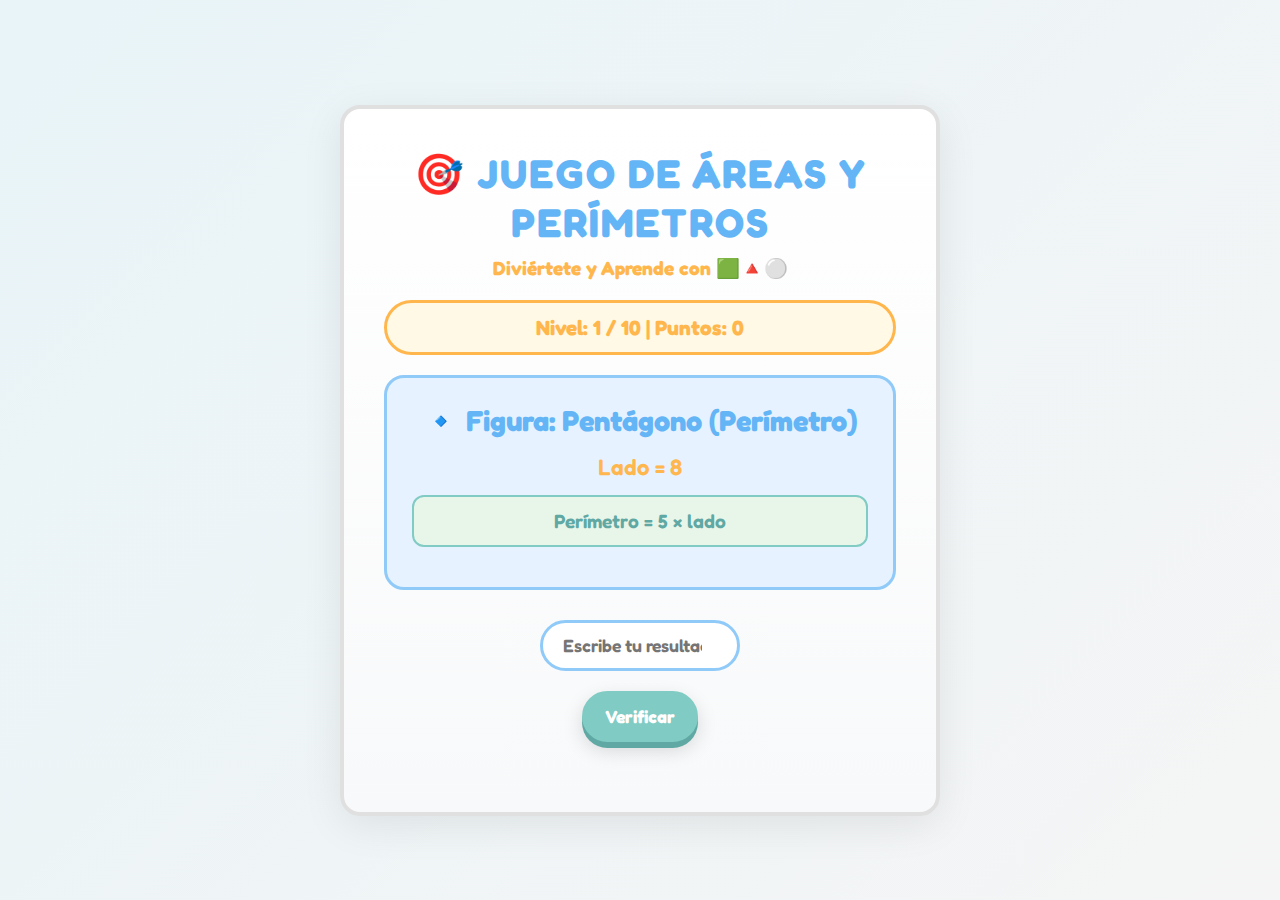
<file: Nivel 3/Etapa 3_operaciones con figuras.html>
<!DOCTYPE html>
<html lang="es">
<head>
<meta charset="UTF-8">
<meta name="viewport" content="width=device-width, initial-scale=1.0">
<title>Juego de Áreas y Perímetros</title>
<link href="https://fonts.googleapis.com/css2?family=Fredoka:wght@300..700&display=swap" rel="stylesheet">
<style>
  * {
    margin: 0;
    padding: 0;
    box-sizing: border-box;
    font-family: 'Fredoka', sans-serif;
  }

  body {
    background: linear-gradient(135deg, #E8F4F8 0%, #F5F5F5 100%);
    color: #002244;
    text-align: center;
    margin: 0;
    padding: 20px;
    min-height: 100vh;
    display: flex;
    flex-direction: column;
    align-items: center;
    justify-content: center;
  }

  .game-container {
    background: linear-gradient(180deg, #FFFFFF 0%, #F8F9FA 100%);
    border: 4px solid #E0E0E0;
    border-radius: 20px;
    box-shadow: 0 10px 40px rgba(0,0,0,0.08);
    padding: 40px;
    margin-top: 20px;
    width: 90%;
    max-width: 600px;
  }

  h1 {
    color: #64B5F6;
    font-size: 2.5em;
    margin-bottom: 10px;
    font-weight: 900;
    letter-spacing: 2px;
    text-transform: uppercase;
  }

  p {
    color: #FFB74D;
    font-size: 1.2em;
    margin-bottom: 20px;
    font-weight: 700;
  }

  button, input {
    padding: 12px 20px;
    margin: 10px;
    font-size: 1.1rem;
    border-radius: 60px;
    border: 3px solid #80CBC4;
    font-family: 'Fredoka', sans-serif;
  }

  button {
    background: #80CBC4;
    color: white;
    cursor: pointer;
    transition: all 0.3s;
    font-weight: 700;
    box-shadow: 0 6px 0 #5FA8A3, 0 8px 20px rgba(0,0,0,0.15);
  }

  button:hover {
    background: #80CBC4;
    transform: translateY(-3px);
    box-shadow: 0 8px 0 #5FA8A3, 0 12px 25px rgba(0,0,0,0.2);
  }

  button:active {
    transform: translateY(2px);
    box-shadow: 0 3px 0 #5FA8A3, 0 5px 15px rgba(0,0,0,0.15);
  }

  input {
    background: white;
    color: #333;
    border: 3px solid #90CAF9;
    width: 200px;
    text-align: center;
    font-weight: 600;
  }

  #resultado {
    font-weight: bold;
    font-size: 1.3rem;
    margin-top: 15px;
    color: #64B5F6;
  }

  #nivel {
    font-size: 1.3rem;
    color: #FFB74D;
    margin-bottom: 20px;
    font-weight: 700;
    background: #FFF9E6;
    padding: 12px 20px;
    border-radius: 60px;
    border: 3px solid #FFB74D;
  }

  #puntuacionAnimada {
    position: absolute;
    left: 50%;
    top: 50%;
    transform: translate(-50%, -50%);
    font-size: 3rem;
    font-weight: bold;
    opacity: 0;
    transition: all 0.6s ease-out;
    z-index: 100;
  }

  .problem-section {
    background: #E6F2FF;
    padding: 25px;
    border-radius: 20px;
    margin: 20px 0;
    border: 3px solid #90CAF9;
  }

  #nombreFigura {
    color: #64B5F6;
    font-size: 1.8em;
    margin-bottom: 15px;
    font-weight: 700;
  }

  #problema {
    font-size: 1.4em;
    color: #FFB74D;
    margin-bottom: 10px;
    font-weight: 600;
  }

  #formula {
    font-size: 1.2em;
    color: #5FA8A3;
    font-weight: 600;
    background: #E8F5E9;
    padding: 12px;
    border-radius: 12px;
    margin: 15px 0;
    border: 2px solid #80CBC4;
  }

  .input-section {
    margin: 20px 0;
  }
</style>
</head>
<body>

<div class="game-container">
  <h1>🎯 Juego de Áreas y Perímetros</h1>
  <p> Diviértete y Aprende con 🟩🔺⚪</p>

  <div id="nivel">Nivel: 1 | Puntos: 0</div>
  
  <div class="problem-section">
    <h2 id="nombreFigura"></h2>
    <p id="problema"></p>
    <p id="formula"></p>
  </div>

  <div class="input-section">
    <input type="number" id="respuesta" placeholder="Escribe tu resultado">
    <br>
    <button id="verificarBtn">Verificar</button>
    <p id="resultado"></p>
  </div>
</div>

<div id="puntuacionAnimada"></div>

<script>
const figuras = [
  "Cuadrado", 
  "Rectángulo",
  "Triángulo",
  "Círculo",
  "Rombo",
  "Trapecio",
  "Paralelogramo",
  "Pentágono",
  "Hexágono",
  "Octágono"
];

// 🔹 SOLO 10 retos (uno por cada figura, alternando área o perímetro)
let retos = [];
figuras.forEach(fig => {
  const tipo = Math.random() < 0.5 ? "area" : "perimetro";
  retos.push({ figura: fig, tipo: tipo });
});

// Mezclamos los retos
retos = retos.sort(() => Math.random() - 0.5);

let nivel = 1;
let puntos = 0;
let resultadoCorrecto = 0;
let retoActual = null;

function mostrarPuntuacionAnimada(texto, color) {
  const animacion = document.getElementById("puntuacionAnimada");
  animacion.style.color = color;
  animacion.textContent = texto;
  animacion.style.opacity = 1;
  animacion.style.top = "45%";
  setTimeout(() => {
    animacion.style.opacity = 0;
    animacion.style.top = "40%";
  }, 800);
}

function generarProblema() {
  if (nivel > retos.length) {
    alert(`🎉 ¡Felicidades! Has completado los 10 niveles con ${puntos} puntos 🏆`);
    nivel = 1;
    puntos = 0;
    retos = retos.sort(() => Math.random() - 0.5);
  }

  retoActual = retos[nivel - 1];
  const figura = retoActual.figura;
  const tipo = retoActual.tipo;

  let a = Math.floor(Math.random() * 8) + 2;
  let b = Math.floor(Math.random() * 8) + 2;
  let c = Math.floor(Math.random() * 8) + 2;
  let formula = "";
  let problema = "";

  document.getElementById("nombreFigura").innerText = `🔹 Figura: ${figura} (${tipo === "area" ? "Área" : "Perímetro"})`;

  switch (figura) {
    case "Cuadrado":
      if (tipo === "area") {
        formula = "Área = lado × lado";
        problema = `Lado = ${a}`;
        resultadoCorrecto = a * a;
      } else {
        formula = "Perímetro = 4 × lado";
        problema = `Lado = ${a}`;
        resultadoCorrecto = 4 * a;
      }
      break;

    case "Rectángulo":
      if (tipo === "area") {
        formula = "Área = base × altura";
        problema = `Base = ${a}, Altura = ${b}`;
        resultadoCorrecto = a * b;
      } else {
        formula = "Perímetro = 2 × (base + altura)";
        problema = `Base = ${a}, Altura = ${b}`;
        resultadoCorrecto = 2 * (a + b);
      }
      break;

    case "Triángulo":
      if (tipo === "area") {
        formula = "Área = (base × altura) / 2";
        problema = `Base = ${a}, Altura = ${b}`;
        resultadoCorrecto = (a * b) / 2;
      } else {
        formula = "Perímetro = lado1 + lado2 + lado3";
        problema = `Lados: ${a}, ${b}, ${c}`;
        resultadoCorrecto = a + b + c;
      }
      break;

    case "Círculo":
      if (tipo === "area") {
        formula = "Área = π × r² (usa π ≈ 3.14)";
        problema = `Radio = ${a}`;
        resultadoCorrecto = 3.14 * a * a;
      } else {
        formula = "Perímetro = 2 × π × r (usa π ≈ 3.14)";
        problema = `Radio = ${a}`;
        resultadoCorrecto = 2 * 3.14 * a;
      }
      break;

    case "Rombo":
      if (tipo === "area") {
        formula = "Área = (D × d) / 2";
        problema = `Diagonales: D = ${a}, d = ${b}`;
        resultadoCorrecto = (a * b) / 2;
      } else {
        formula = "Perímetro = 4 × lado";
        problema = `Lado = ${a}`;
        resultadoCorrecto = 4 * a;
      }
      break;

    case "Trapecio":
      if (tipo === "area") {
        formula = "Área = ((B + b) × h) / 2";
        problema = `B = ${a}, b = ${b}, h = ${c}`;
        resultadoCorrecto = ((a + b) * c) / 2;
      } else {
        formula = "Perímetro = suma de los 4 lados";
        problema = `Lados: ${a}, ${b}, ${c}, ${a + 1}`;
        resultadoCorrecto = a + b + c + (a + 1);
      }
      break;

    case "Paralelogramo":
      if (tipo === "area") {
        formula = "Área = base × altura";
        problema = `Base = ${a}, Altura = ${b}`;
        resultadoCorrecto = a * b;
      } else {
        formula = "Perímetro = 2 × (base + lado)";
        problema = `Base = ${a}, Lado = ${b}`;
        resultadoCorrecto = 2 * (a + b);
      }
      break;

    case "Pentágono":
      if (tipo === "area") {
        formula = "Área = (perímetro × apotema) / 2";
        problema = `Perímetro = ${a * 5}, Apotema = ${b}`;
        resultadoCorrecto = (a * 5 * b) / 2;
      } else {
        formula = "Perímetro = 5 × lado";
        problema = `Lado = ${a}`;
        resultadoCorrecto = 5 * a;
      }
      break;

    case "Hexágono":
      if (tipo === "area") {
        formula = "Área = (perímetro × apotema) / 2";
        problema = `Perímetro = ${a * 6}, Apotema = ${b}`;
        resultadoCorrecto = (a * 6 * b) / 2;
      } else {
        formula = "Perímetro = 6 × lado";
        problema = `Lado = ${a}`;
        resultadoCorrecto = 6 * a;
      }
      break;

    case "Octágono":
      if (tipo === "area") {
        formula = "Área = (perímetro × apotema) / 2";
        problema = `Perímetro= ${a*8}, Apotema= ${b}`;
        resultadoCorrecto = (a * 8 * b) / 2;
      } else {
        formula = "Perímetro = 8 × lado";
        problema = `Lado = ${a}`;
        resultadoCorrecto = 8 * a;
      }
      break;
  }

  document.getElementById("problema").innerText = problema;
  document.getElementById("formula").innerText = formula;
  document.getElementById("respuesta").value = "";
  document.getElementById("resultado").innerText = "";
  document.getElementById("nivel").innerText = `Nivel: ${nivel} / 10 | Puntos: ${puntos}`;
}

document.getElementById("verificarBtn").addEventListener("click", () => {
  let respuesta = parseFloat(document.getElementById("respuesta").value);
  if (isNaN(respuesta)) {
    alert("Por favor, escribe un número válido.");
    return;
  }

  let diferencia = Math.abs(respuesta - resultadoCorrecto);
  if (diferencia < 0.1) {
    puntos += 10;
    mostrarPuntuacionAnimada("+10", "#5FA8A3");
    document.getElementById("resultado").innerHTML = "✅ ¡Excelente! +10 puntos";
    nivel++;
  } else {
    puntos = Math.max(0, puntos - 10);
    nivel = Math.max(1, nivel - 1);
    mostrarPuntuacionAnimada("-10", "#E57373");
    document.getElementById("resultado").innerHTML = `❌ Incorrecto. Era ${resultadoCorrecto.toFixed(2)}`;
  }

  setTimeout(generarProblema, 1500);
});

generarProblema();
</script>
</body>
</html>
</file>
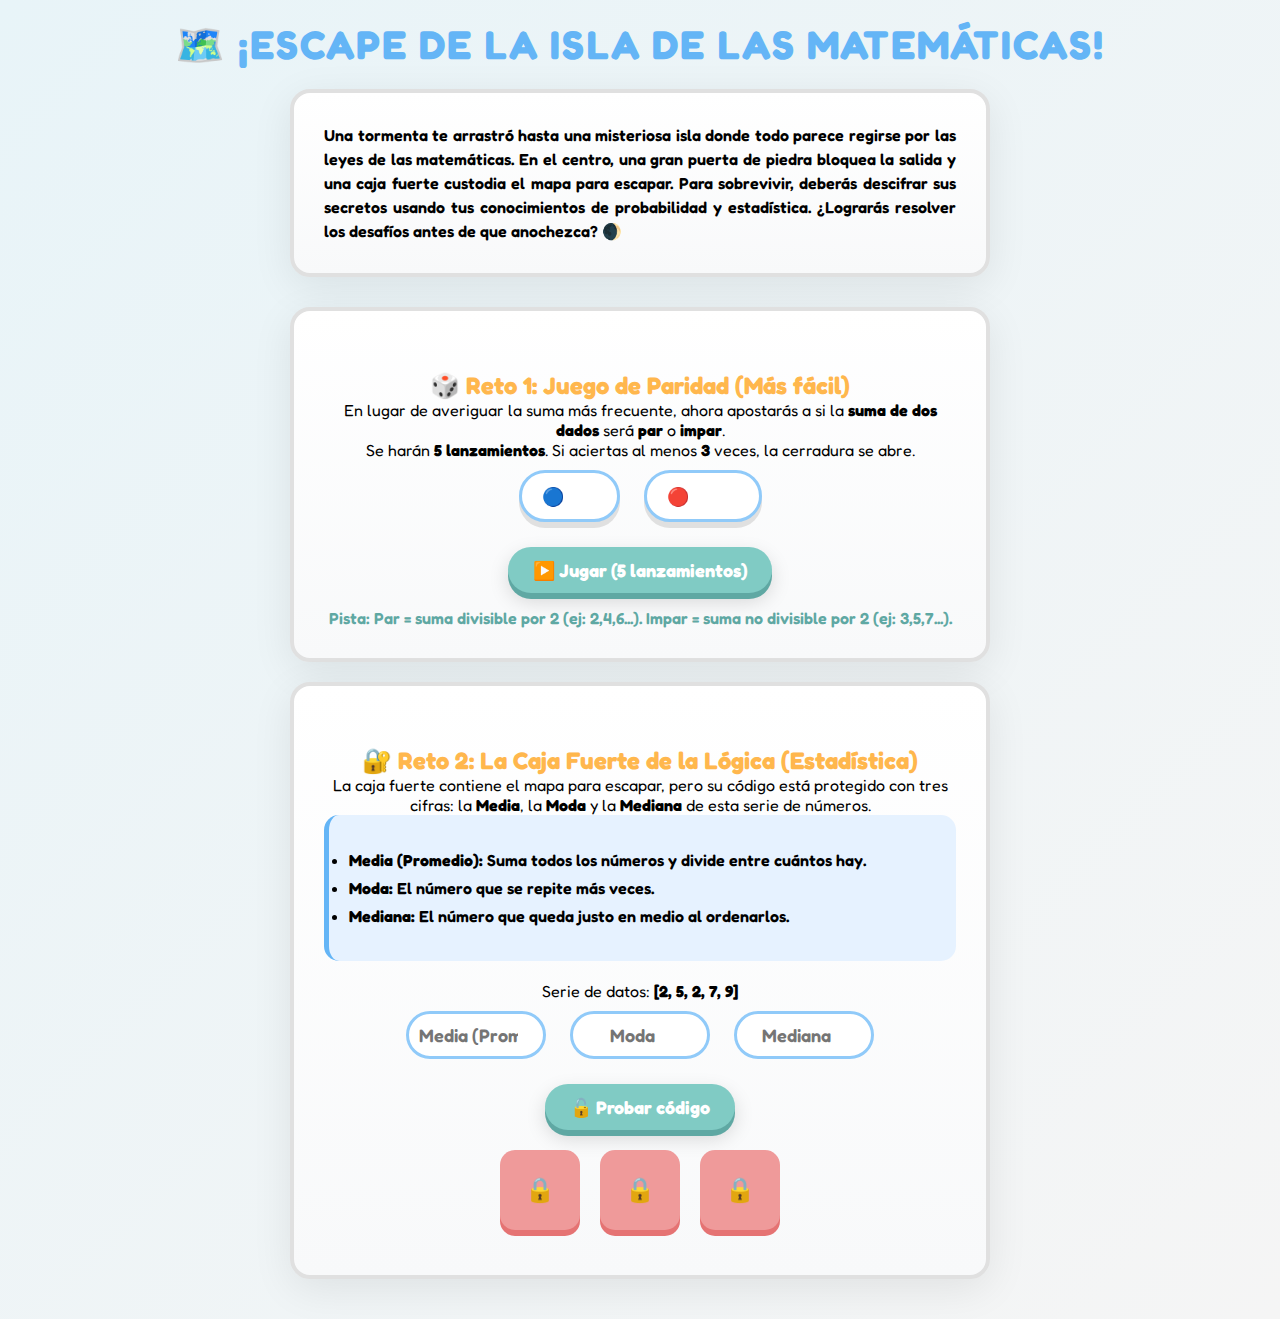
<file: Nivel 3/Etapa 4_calcular.html>
<!DOCTYPE html>
<html lang="es">
<head>
  <meta charset="UTF-8">
  <title>Desafío de Escape en la Isla de las Matemáticas</title>
  <link href="https://fonts.googleapis.com/css2?family=Fredoka:wght@300..700&display=swap" rel="stylesheet">
  <style>
    * {
      margin: 0;
      padding: 0;
      box-sizing: border-box;
      font-family: 'Fredoka', sans-serif;
    }

    body {
      background: linear-gradient(135deg, #E8F4F8 0%, #F5F5F5 100%);
      text-align: center;
      padding: 20px;
      min-height: 100vh;
      display: flex;
      flex-direction: column;
      align-items: center;
    }

    .game-container {
      width: 100%;
      max-width: 1000px;
    }

    h1 {
      color: #64B5F6;
      font-size: 2.5em;
      margin-bottom: 20px;
      font-weight: 900;
      letter-spacing: 2px;
      text-transform: uppercase;
    }

    h2 {
      color: #FFB74D;
      margin-top: 30px;
      font-weight: 700;
    }

    .intro {
      max-width: 700px;
      margin: 0 auto 30px;
      background: linear-gradient(180deg, #FFFFFF 0%, #F8F9FA 100%);
      border: 4px solid #E0E0E0;
      border-radius: 20px;
      padding: 30px;
      box-shadow: 0 10px 40px rgba(0,0,0,0.08);
      text-align: justify;
      line-height: 1.5;
      font-weight: 600;
    }

    .section {
      background: linear-gradient(180deg, #FFFFFF 0%, #F8F9FA 100%);
      border: 4px solid #E0E0E0;
      border-radius: 20px;
      padding: 30px;
      margin: 20px auto;
      max-width: 700px;
      box-shadow: 0 10px 40px rgba(0,0,0,0.08);
    }

    .dice {
      font-size: 22px;
      margin: 5px;
      display: inline-block;
      animation: roll 0.5s ease;
      font-weight: 600;
    }

    @keyframes roll {
      0% { transform: rotate(0deg); }
      50% { transform: rotate(180deg); }
      100% { transform: rotate(360deg); }
    }

    button {
      margin-top: 15px;
      padding: 12px 25px;
      font-size: 18px;
      background: #80CBC4;
      border: none;
      border-radius: 60px;
      cursor: pointer;
      font-weight: 700;
      transition: all 0.3s;
      box-shadow: 0 6px 0 #5FA8A3, 0 8px 20px rgba(0,0,0,0.15);
      color: white;
    }

    button:hover {
      background: #80CBC4;
      transform: translateY(-3px);
      box-shadow: 0 8px 0 #5FA8A3, 0 12px 25px rgba(0,0,0,0.2);
    }

    button:active {
      transform: translateY(2px);
      box-shadow: 0 3px 0 #5FA8A3, 0 5px 15px rgba(0,0,0,0.15);
    }

    .choice-btn {
      padding: 12px 20px;
      margin: 10px;
      border-radius: 60px;
      border: 3px solid #90CAF9;
      background: white;
      cursor: pointer;
      font-size: 18px;
      font-weight: 700;
      transition: all 0.3s;
      box-shadow: 0 6px 0 #E0E0E0;
    }

    .choice-btn.selected {
      background: #90CAF9;
      color: white;
      box-shadow: 0 6px 0 #64B5F6;
    }

    .lock-explanation {
      text-align: left;
      background: #E6F2FF;
      padding: 20px;
      border-radius: 15px;
      border-left: 5px solid #64B5F6;
      margin-bottom: 20px;
      font-weight: 600;
    }

    input {
      font-size: 18px;
      padding: 10px;
      width: 140px;
      margin: 10px;
      text-align: center;
      border: 3px solid #90CAF9;
      border-radius: 60px;
      font-weight: 600;
    }

    .lock {
      display: flex;
      justify-content: center;
      gap: 20px;
      margin-top: 20px;
    }

    .lock-part {
      width: 80px;
      height: 80px;
      background: #EF9A9A;
      border-radius: 15px;
      font-size: 24px;
      line-height: 80px;
      transition: background 0.5s, transform 0.3s;
      color: white;
      font-weight: bold;
      box-shadow: 0 6px 0 #E57373;
    }

    .result {
      font-size: 20px;
      margin-top: 15px;
      font-weight: bold;
      color: #64B5F6;
    }

    .roll-list {
      margin-top: 15px;
      text-align: center;
    }

    .hint {
      font-size: 16px;
      color: #5FA8A3;
      margin-top: 10px;
      font-weight: 600;
    }

    ul {
      text-align: left;
      margin: 15px 0;
    }

    li {
      margin-bottom: 8px;
      font-weight: 600;
    }
  </style>
</head>
<body>

  <div class="game-container">
    <h1>🗺️ ¡Escape de la Isla de las Matemáticas!</h1>

    <div class="intro">
      <p>Una tormenta te arrastró hasta una misteriosa isla donde todo parece regirse por las leyes de las matemáticas. 
      En el centro, una gran puerta de piedra bloquea la salida y una caja fuerte custodia el mapa para escapar. 
      Para sobrevivir, deberás descifrar sus secretos usando tus conocimientos de probabilidad y estadística. 
      ¿Lograrás resolver los desafíos antes de que anochezca? 🌒</p>
    </div>

    <!-- RETO 1 - JUEGO MÁS FÁCIL: PARIDAD -->
    <div class="section">
      <h2>🎲 Reto 1: Juego de Paridad (Más fácil)</h2>
      <p>En lugar de averiguar la suma más frecuente, ahora apostarás a si la <strong>suma de dos dados</strong> será <strong>par</strong> o <strong>impar</strong>.</p>
      <p>Se harán <strong>5 lanzamientos</strong>. Si aciertas al menos <strong>3</strong> veces, la cerradura se abre.</p>

      <div>
        <button class="choice-btn" id="btn-par" onclick="selectChoice('par')">🔵 Par</button>
        <button class="choice-btn" id="btn-impar" onclick="selectChoice('impar')">🔴 Impar</button>
      </div>

      <div>
        <button onclick="jugarParidad()">▶️ Jugar (5 lanzamientos)</button>
      </div>

      <div class="roll-list" id="rolls-area"></div>
      <div class="result" id="result-parity"></div>
      <div class="hint">Pista: Par = suma divisible por 2 (ej: 2,4,6...). Impar = suma no divisible por 2 (ej: 3,5,7...).</div>
    </div>

    <!-- RETO 2 - ESTADÍSTICA (SIN CAMBIOS) -->
    <div class="section">
      <h2>🔐 Reto 2: La Caja Fuerte de la Lógica (Estadística)</h2>
      <p>La caja fuerte contiene el mapa para escapar, pero su código está protegido con tres cifras: la <strong>Media</strong>, la <strong>Moda</strong> y la <strong>Mediana</strong> de esta serie de números.</p>
      
      <div class="lock-explanation">
        <ul>
          <li><strong>Media (Promedio):</strong> Suma todos los números y divide entre cuántos hay.</li>
          <li><strong>Moda:</strong> El número que se repite más veces.</li>
          <li><strong>Mediana:</strong> El número que queda justo en medio al ordenarlos.</li>
        </ul>
      </div>
      
      <p>Serie de datos: <strong>[2, 5, 2, 7, 9]</strong></p>
      <input type="number" id="media" placeholder="Media (Promedio)">
      <input type="number" id="moda" placeholder="Moda">
      <input type="number" id="mediana" placeholder="Mediana">
      <br>
      <button onclick="verificarCodigo()">🔓 Probar código</button>
      
      <div class="lock">
        <div class="lock-part" id="lock-media">🔒</div>
        <div class="lock-part" id="lock-moda">🔒</div>
        <div class="lock-part" id="lock-mediana">🔒</div>
      </div>
      <div class="result" id="resultado2"></div>
    </div>
  </div>

  <script>
    // Estado para el reto de par/impar
    let selectedChoice = null; // 'par' o 'impar'

    function selectChoice(choice) {
      selectedChoice = choice;
      document.getElementById('btn-par').classList.remove('selected');
      document.getElementById('btn-impar').classList.remove('selected');
      if (choice === 'par') document.getElementById('btn-par').classList.add('selected');
      if (choice === 'impar') document.getElementById('btn-impar').classList.add('selected');
      document.getElementById('result-parity').innerText = '';
      document.getElementById('rolls-area').innerHTML = '';
    }

    function jugarParidad() {
      if (!selectedChoice) {
        alert('Selecciona primero Par o Impar.');
        return;
      }

      const rollsArea = document.getElementById('rolls-area');
      rollsArea.innerHTML = '';
      let aciertos = 0;
      const lanzamientos = 5;

      for (let i = 0; i < lanzamientos; i++) {
        const d1 = Math.floor(Math.random() * 6) + 1;
        const d2 = Math.floor(Math.random() * 6) + 1;
        const suma = d1 + d2;
        const esPar = (suma % 2 === 0);
        const resultadoText = `Lanzamiento ${i+1}: ${d1} + ${d2} = ${suma} → ${esPar ? 'Par' : 'Impar'}`;
        const match = (selectedChoice === 'par' && esPar) || (selectedChoice === 'impar' && !esPar);
        if (match) aciertos++;
        const line = document.createElement('div');
        line.className = 'dice';
        line.innerText = resultadoText + (match ? ' ✅' : ' ❌');
        rollsArea.appendChild(line);
      }

      const resultDiv = document.getElementById('result-parity');
      if (aciertos >= 3) {
        resultDiv.innerHTML = `🎉 ¡Éxito! Adivinaste ${aciertos} de ${lanzamientos}. La cerradura se abre. ✅`;
      } else {
        resultDiv.innerHTML = `😕 Fallaste: ${aciertos} de ${lanzamientos}. Intenta de nuevo o prueba la otra opción.`;
      }
    }

    // Reto 2: verificar media/moda/mediana (igual que antes)
    function verificarCodigo() {
      const mediaInput = parseFloat(document.getElementById('media').value);
      const modaInput = parseFloat(document.getElementById('moda').value);
      const medianaInput = parseFloat(document.getElementById('mediana').value);

      const correcto = { media: 5, moda: 2, mediana: 5 };
      let desbloqueos = 0;

      if (mediaInput === correcto.media) {
        document.getElementById('lock-media').style.background = '#80CBC4';
        document.getElementById('lock-media').innerText = '✅';
        desbloqueos++;
      } else {
        document.getElementById('lock-media').style.background = '#EF9A9A';
        document.getElementById('lock-media').innerText = '❌';
      }

      if (modaInput === correcto.moda) {
        document.getElementById('lock-moda').style.background = '#80CBC4';
        document.getElementById('lock-moda').innerText = '✅';
        desbloqueos++;
      } else {
        document.getElementById('lock-moda').style.background = '#EF9A9A';
        document.getElementById('lock-moda').innerText = '❌';
      }

      if (medianaInput === correcto.mediana) {
        document.getElementById('lock-mediana').style.background = '#80CBC4';
        document.getElementById('lock-mediana').innerText = '✅';
        desbloqueos++;
      } else {
        document.getElementById('lock-mediana').style.background = '#EF9A9A';
        document.getElementById('lock-mediana').innerText = '❌';
      }

      const resultado = document.getElementById('resultado2');
      if (desbloqueos === 3) {
        resultado.innerHTML = '🥳 <strong>¡Caja Fuerte Abierta!</strong> Has obtenido el mapa. ¡Escapa de la Isla de las Matemáticas! 🚢';
      } else {
        resultado.innerHTML = `😥 Código incorrecto. Llevas ${desbloqueos} de 3 aciertos. ¡Sigue intentándolo!`;
      }
    }
  </script>

</body>
</html>
</file>
